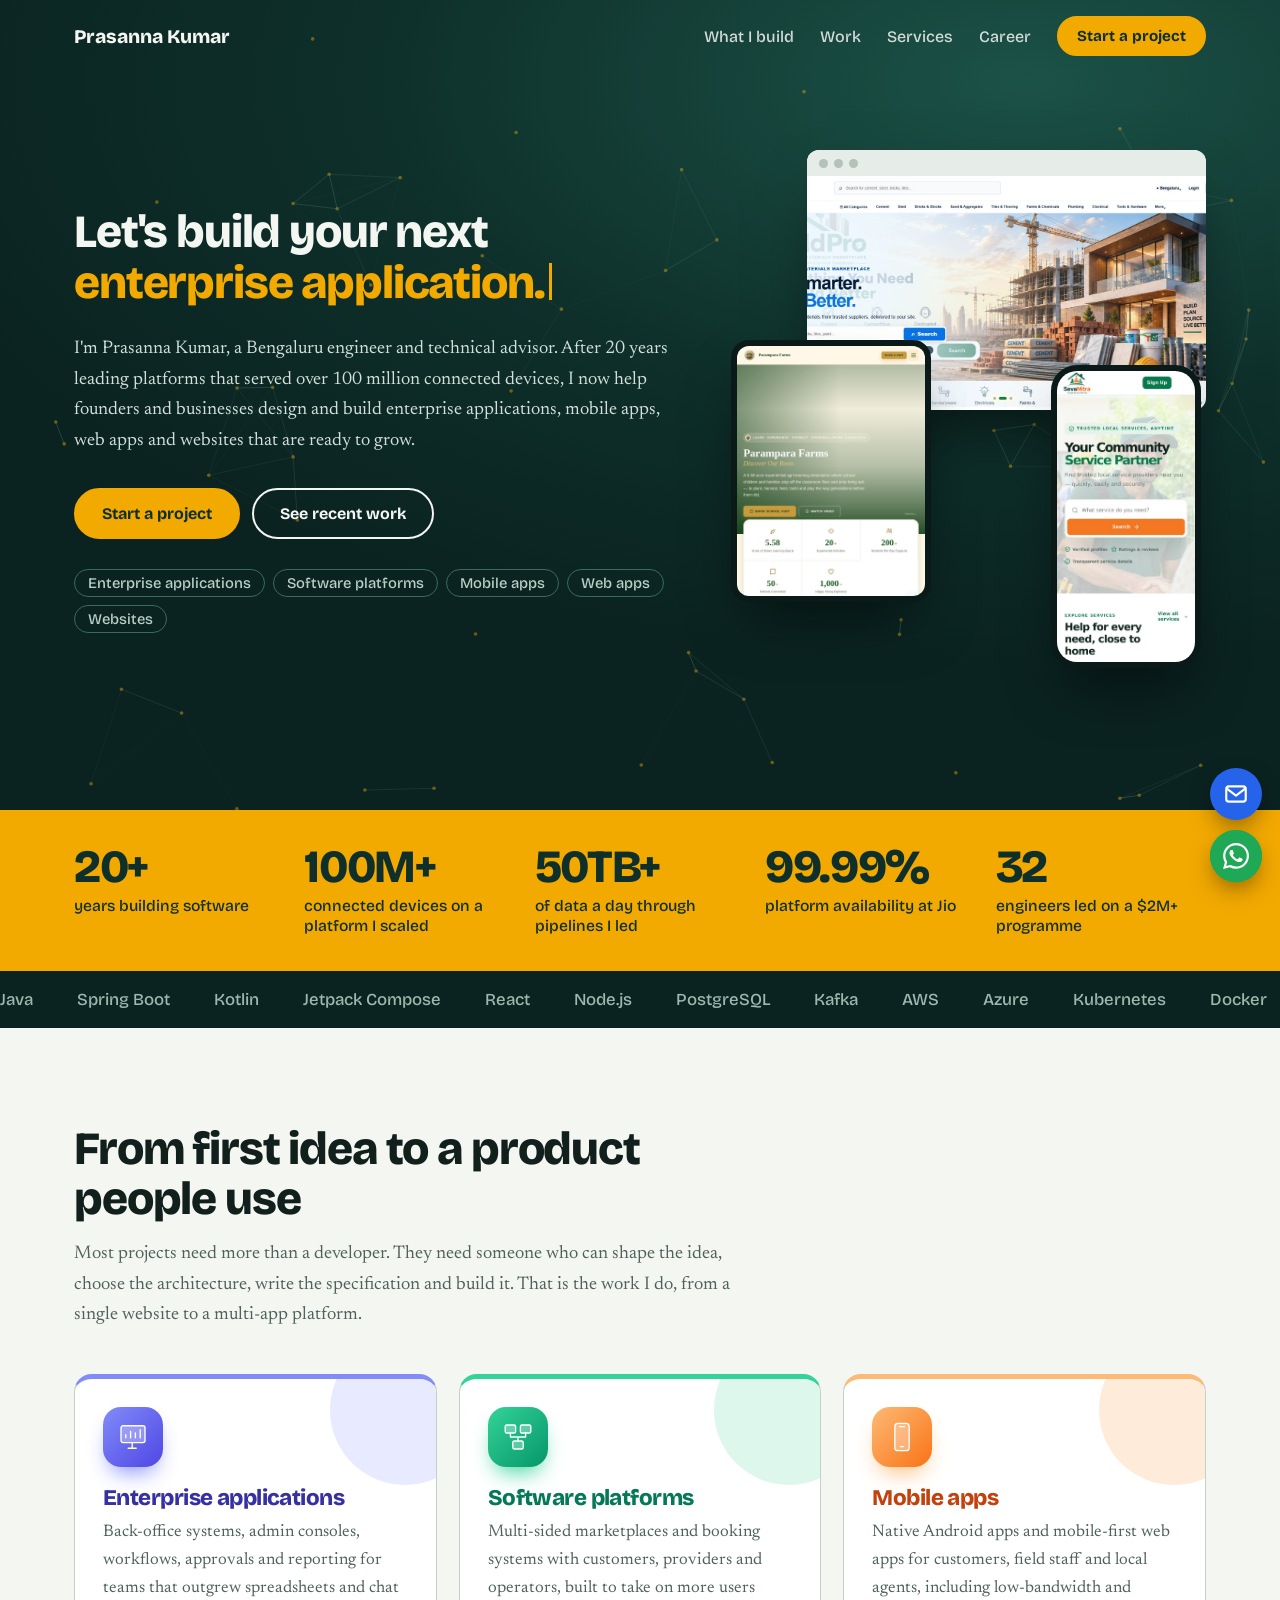
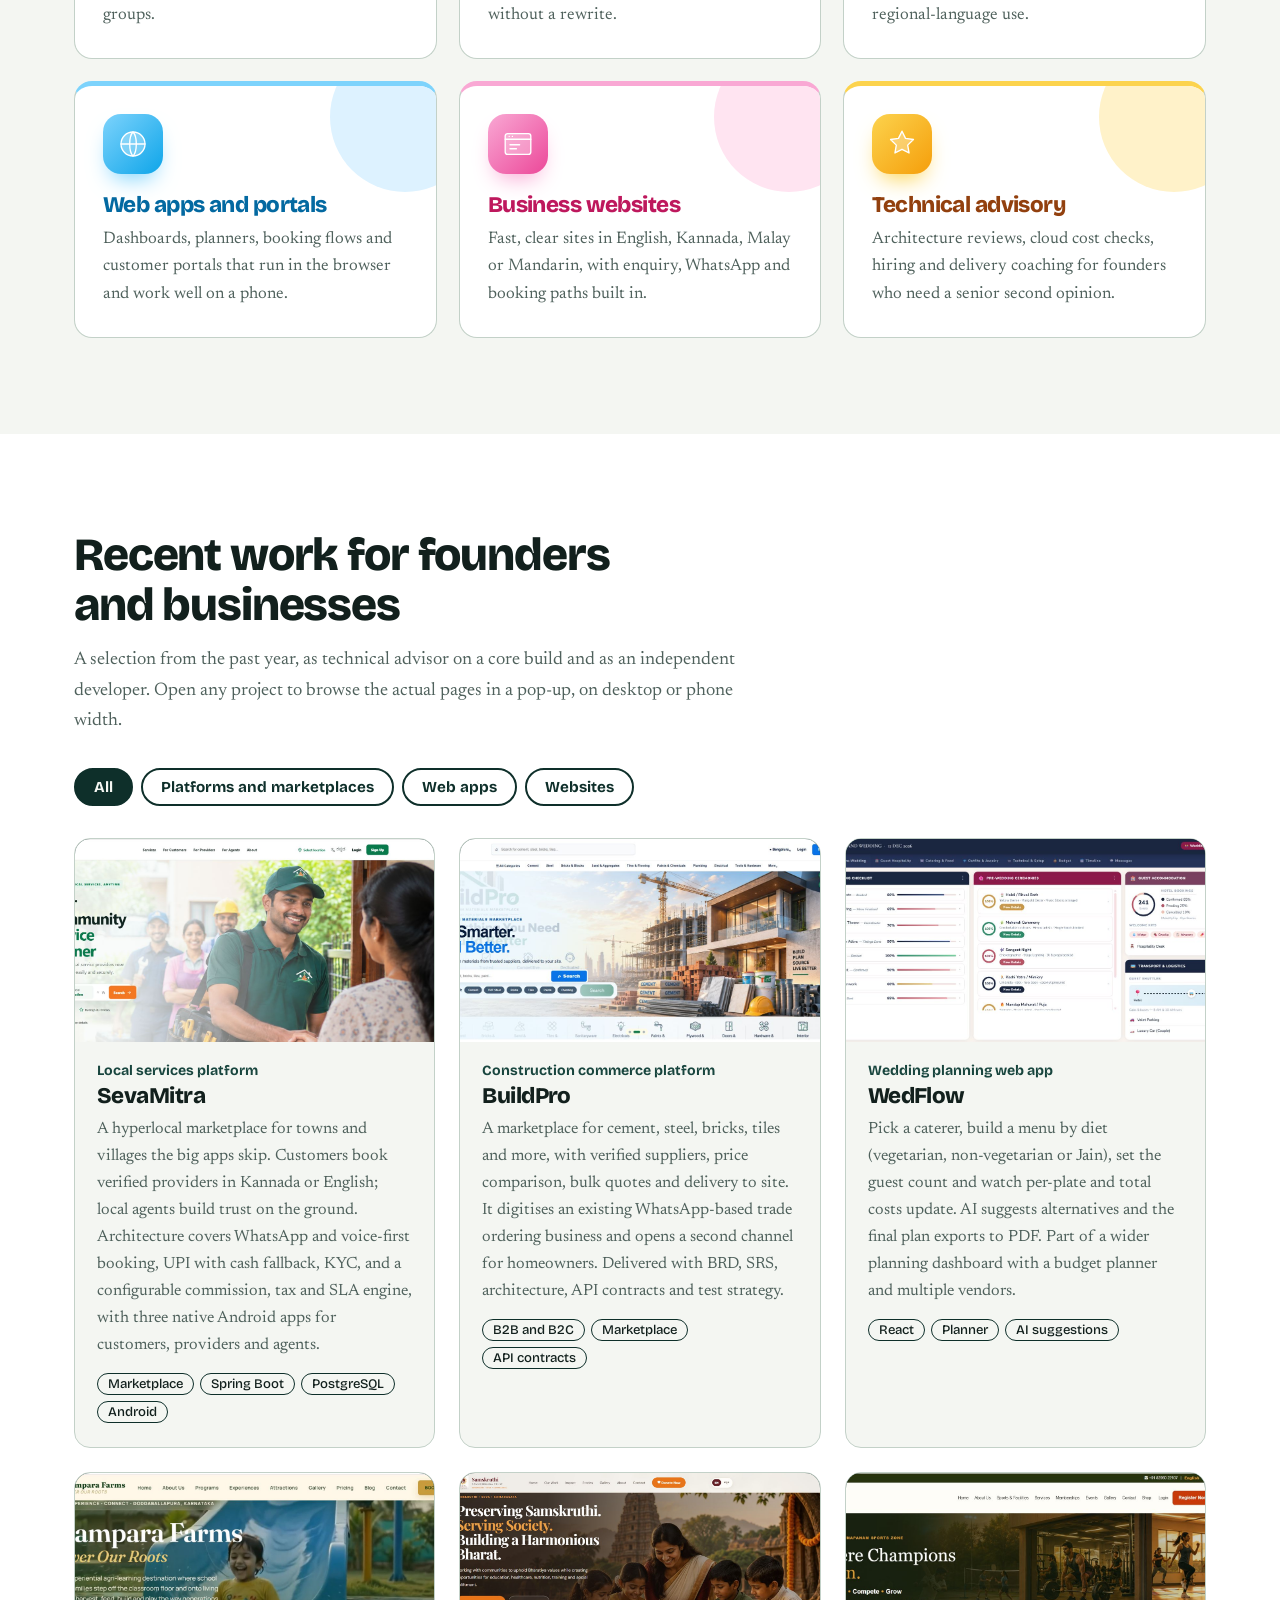
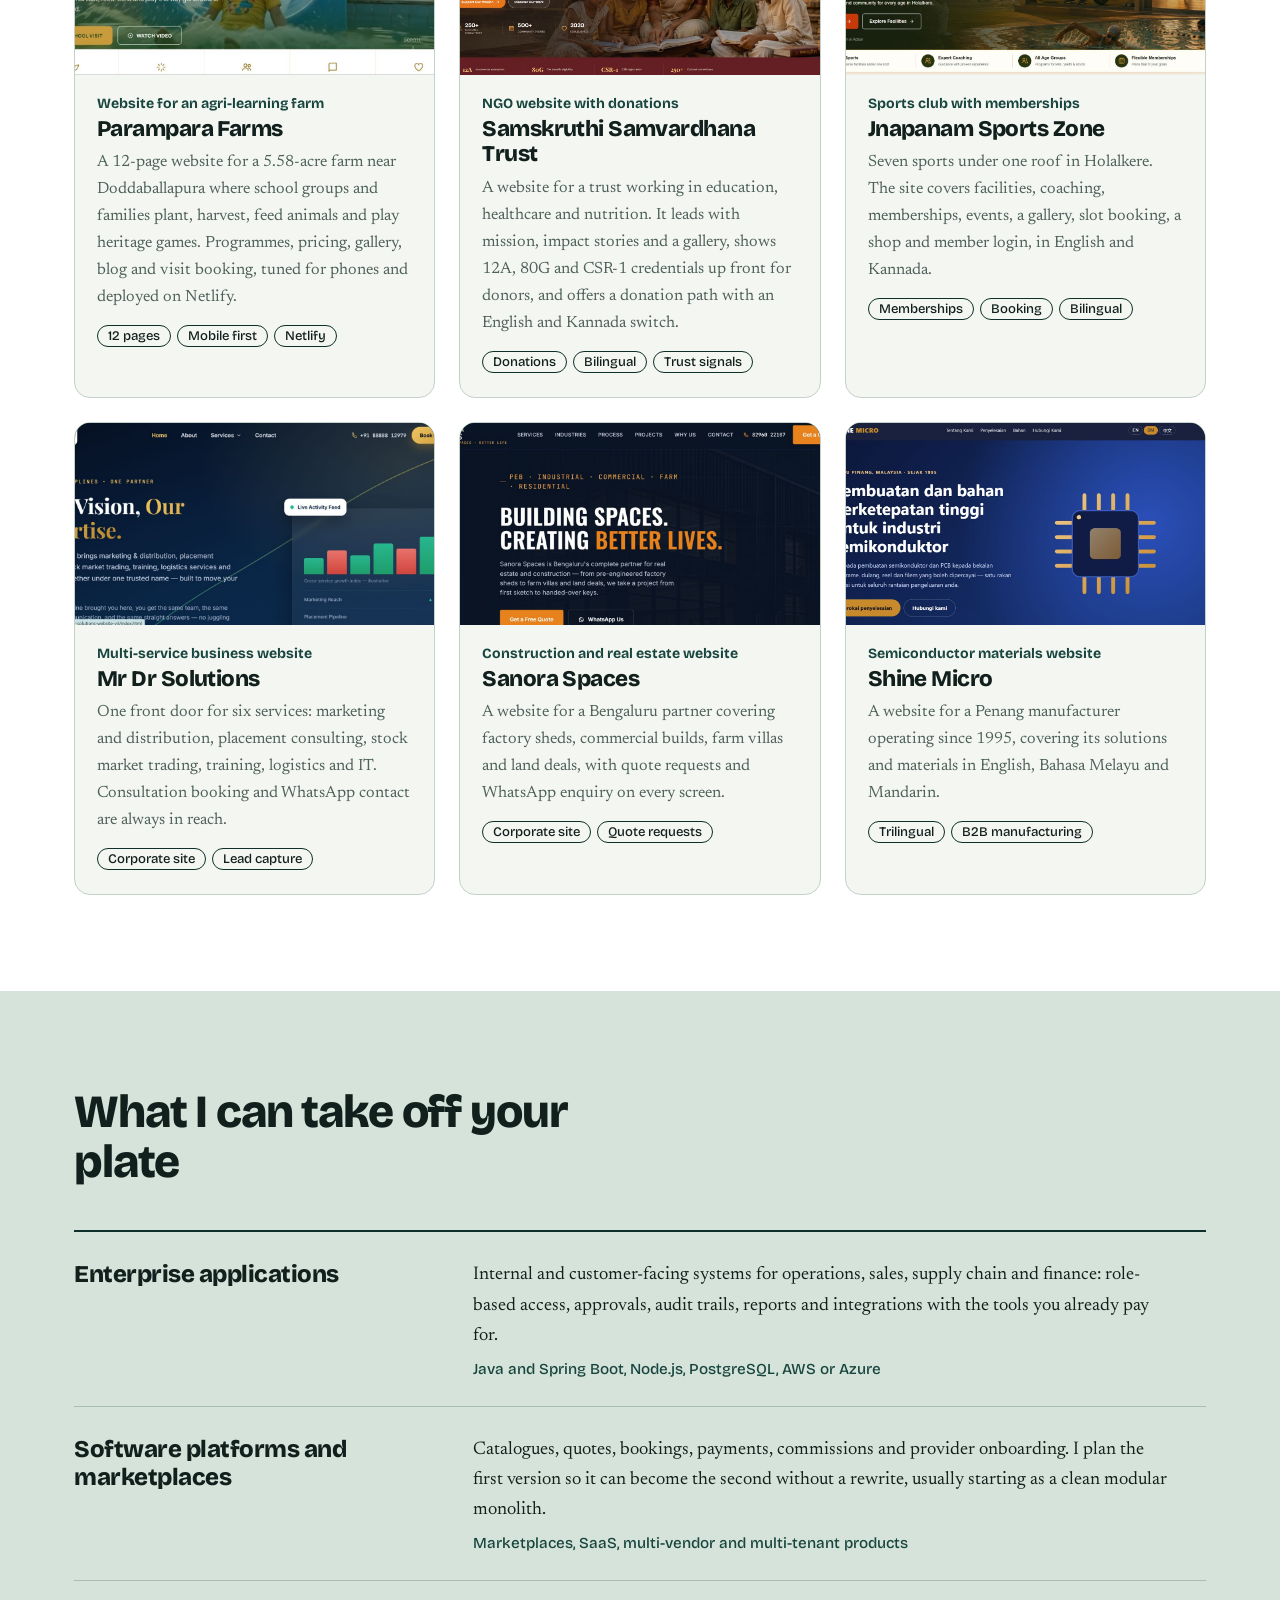
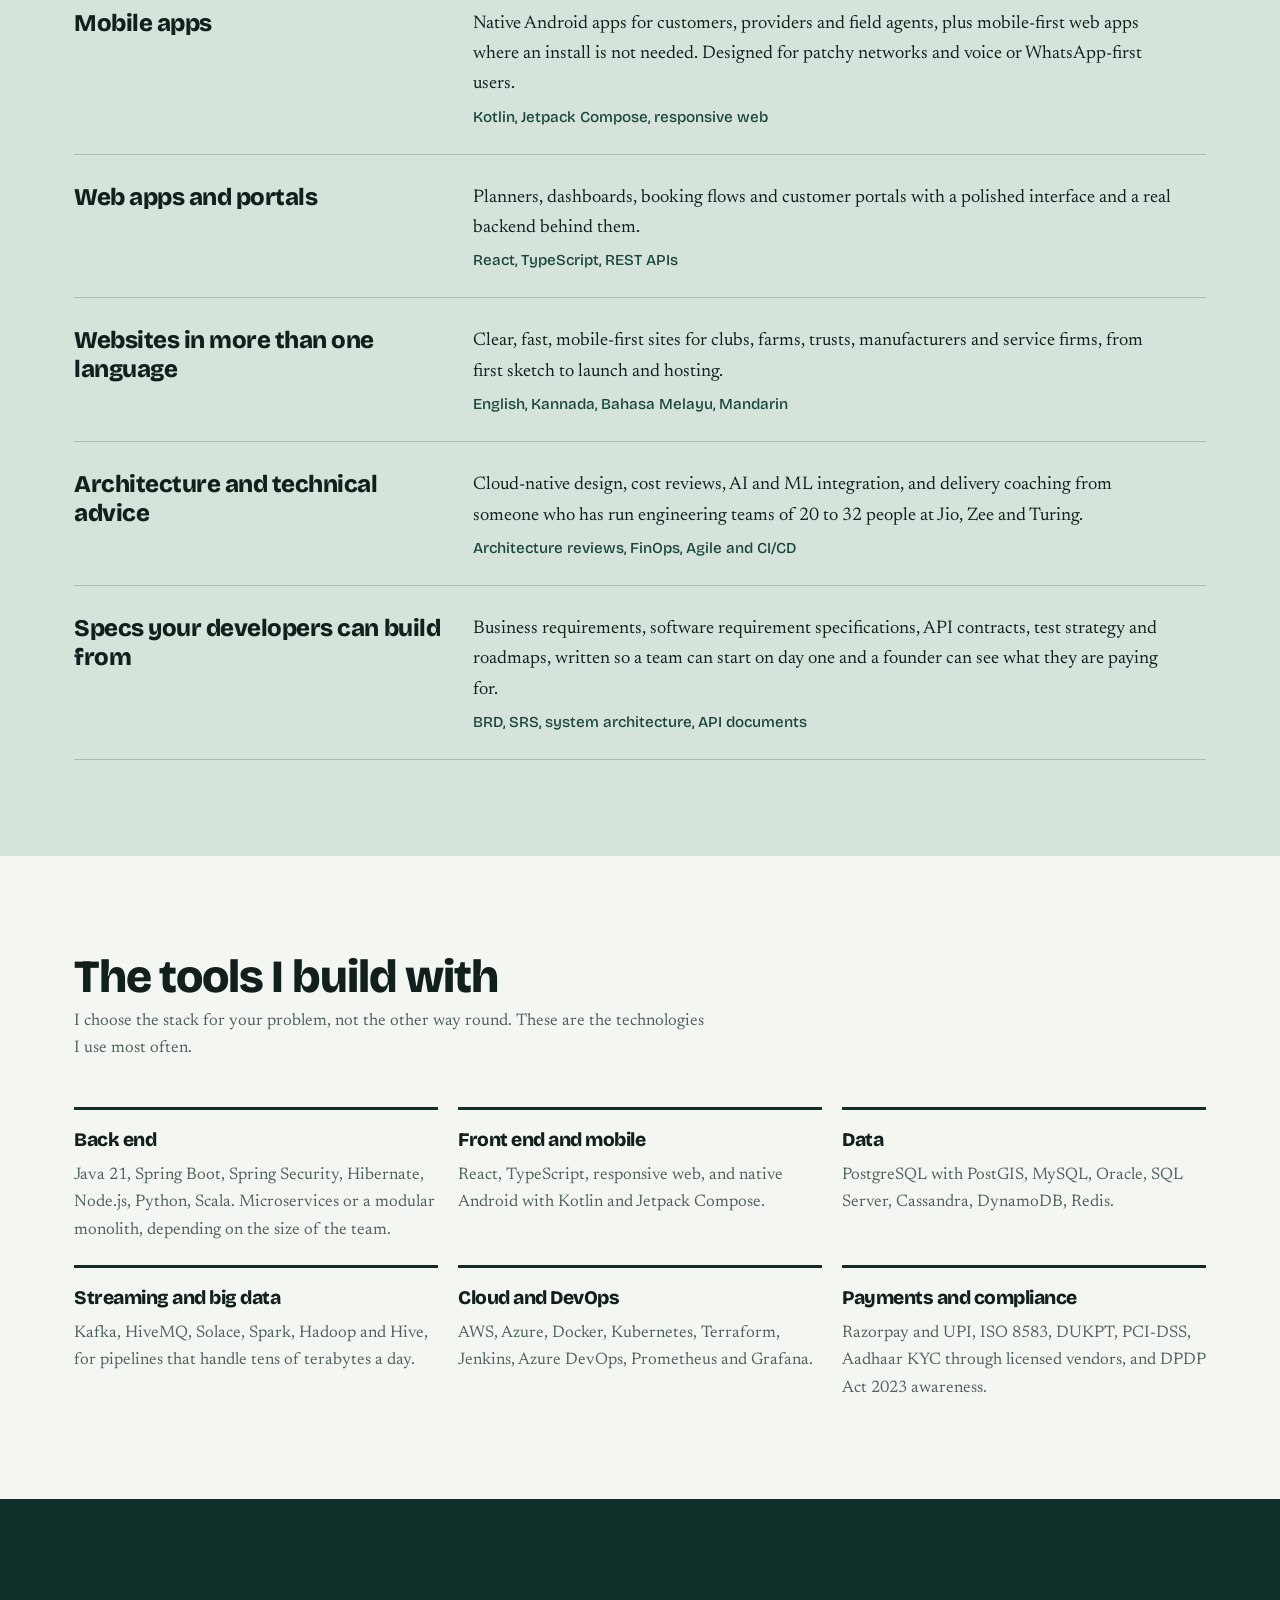
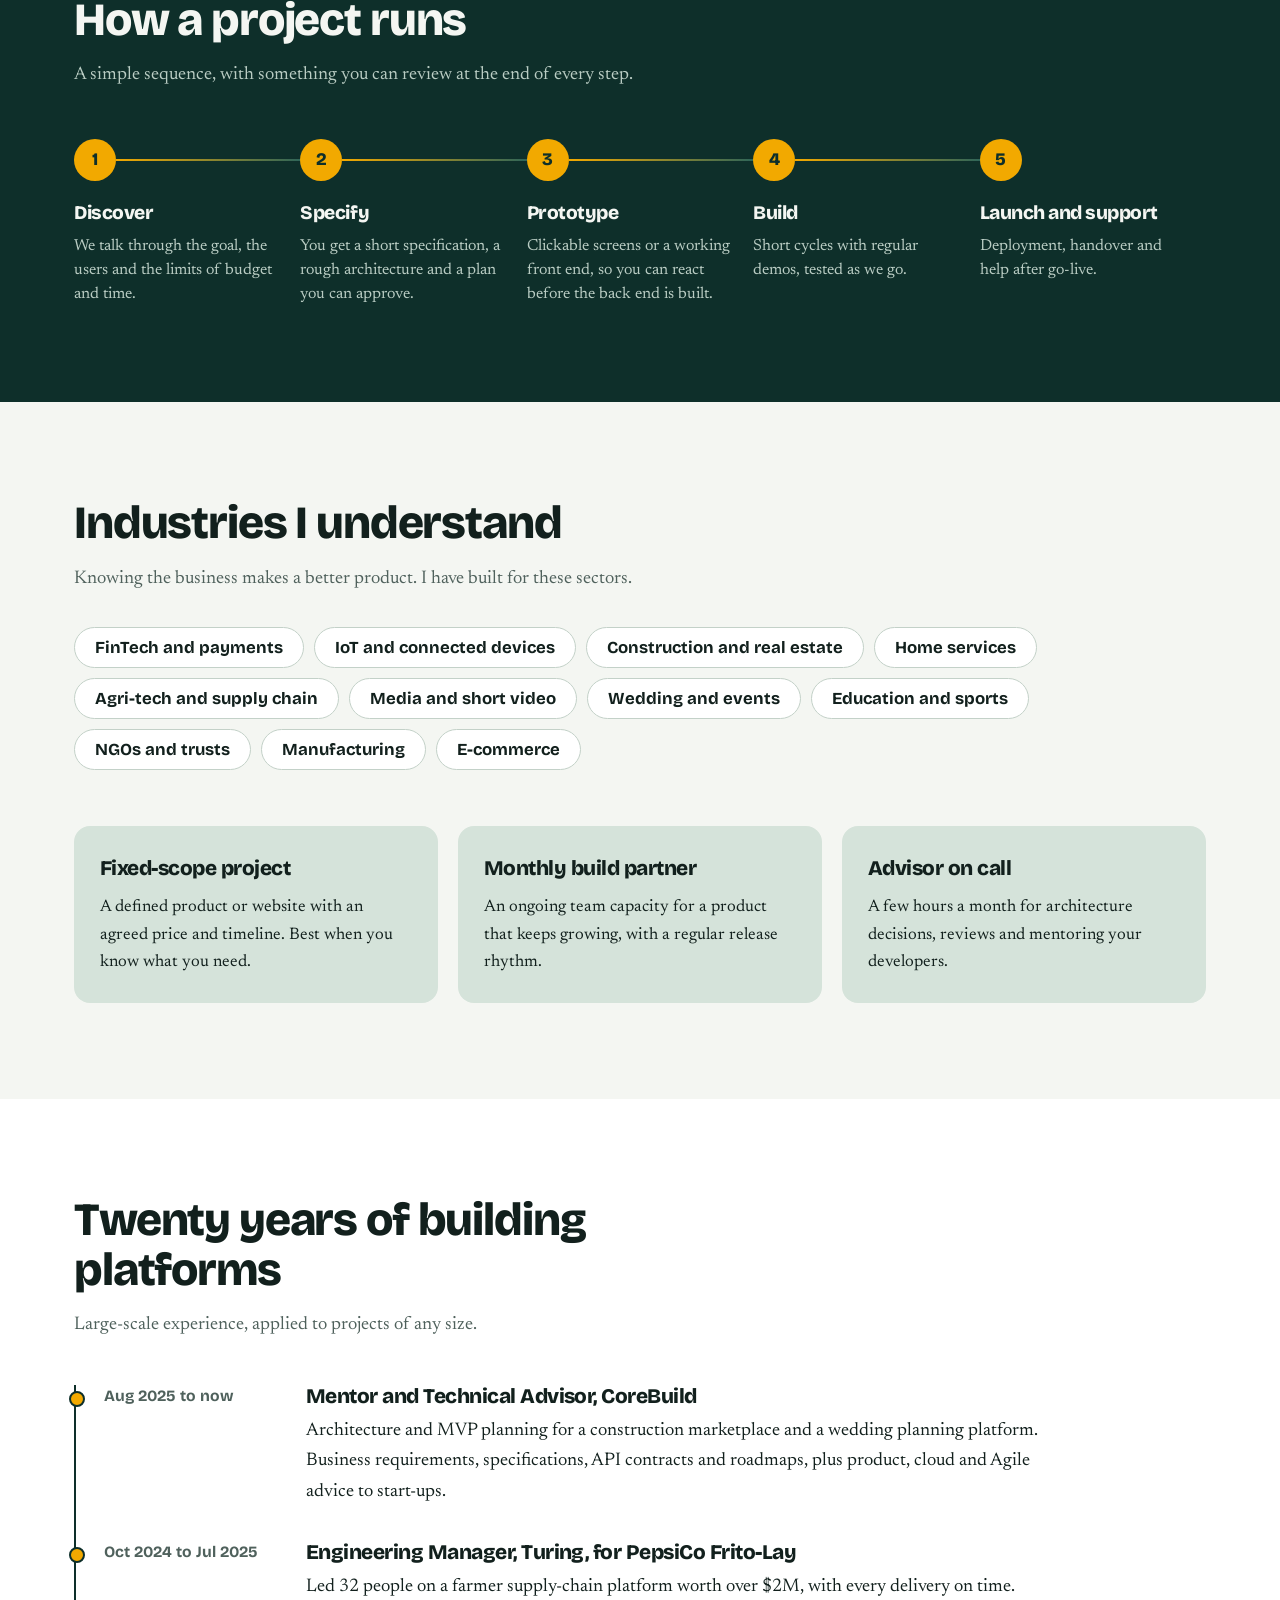
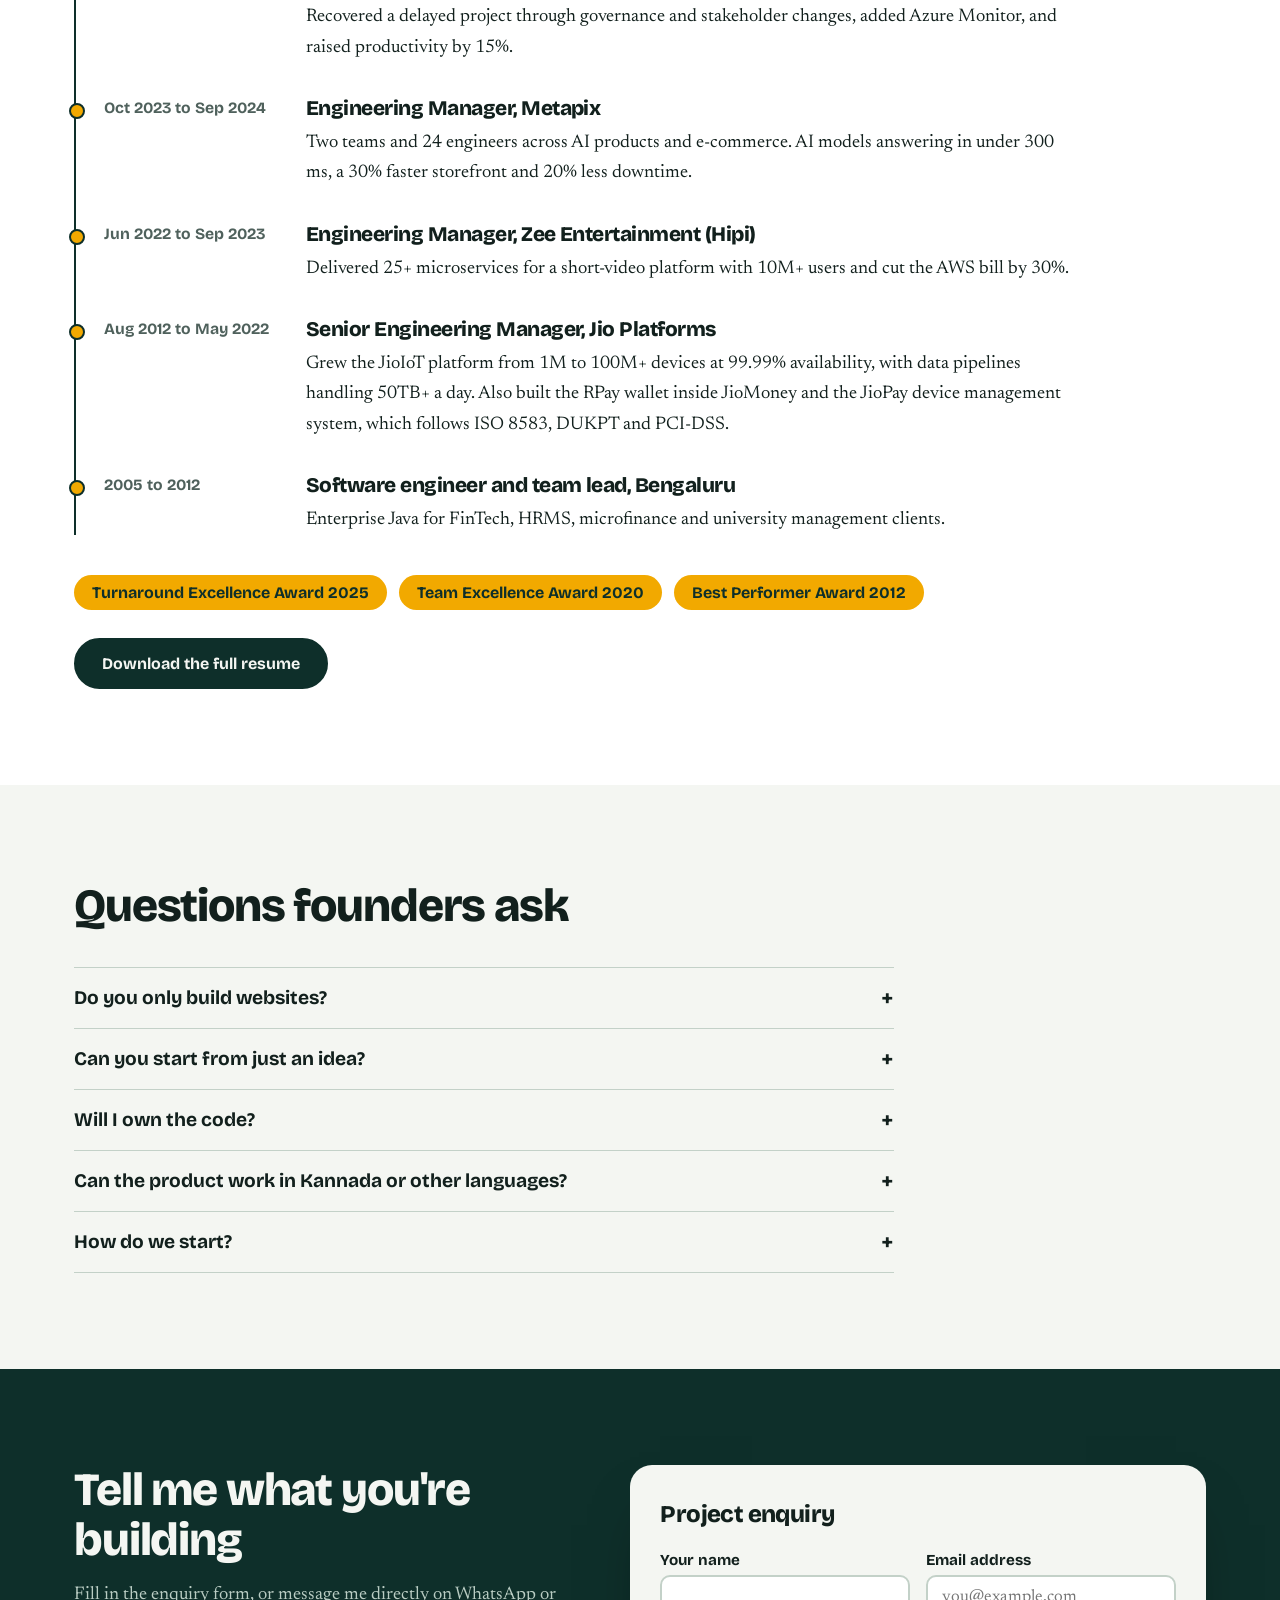
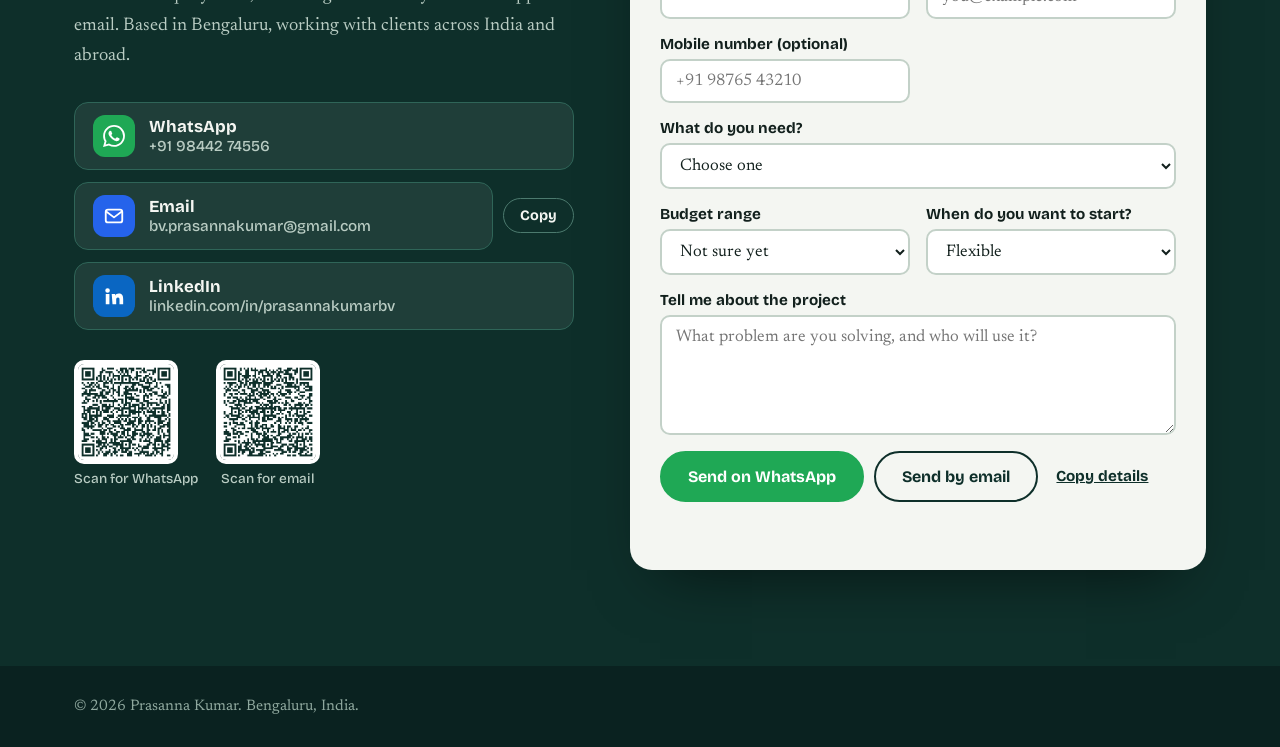
<file: index.html>
<!DOCTYPE html>
<html lang="en">
<head>
<meta charset="utf-8">
<meta name="viewport" content="width=device-width, initial-scale=1">
<title>Prasanna Kumar | Enterprise apps, mobile apps and software platforms</title>
<meta name="description" content="Bengaluru engineer and technical advisor. I design and build enterprise applications, software platforms, mobile apps, web apps and websites. 20 years of experience, including platforms serving 100M+ devices.">
<link rel="preconnect" href="https://fonts.googleapis.com">
<link rel="preconnect" href="https://fonts.gstatic.com" crossorigin>
<link href="https://fonts.googleapis.com/css2?family=Bricolage+Grotesque:opsz,wght@12..96,500;12..96,700;12..96,800&family=Newsreader:ital,opsz,wght@0,6..72,400;0,6..72,500;1,6..72,400&display=swap" rel="stylesheet">
<style>
:root{--pine:#0E2F2A;--pine2:#18453E;--pine3:#0A2220;--chalk:#F4F6F2;--ink:#12201D;--sage:#D5E3DA;--gold:#F2A900;--muted:#4F615C;--line:#C3D1C8;
--d:'Bricolage Grotesque','Trebuchet MS',system-ui,sans-serif;--t:'Newsreader',Georgia,'Times New Roman',serif}
*{box-sizing:border-box;margin:0}
[hidden]{display:none!important}
html{scroll-behavior:smooth;scroll-padding-top:72px}
body{background:var(--chalk);color:var(--ink);font:400 1.15rem/1.65 var(--t);overflow-x:hidden}
a{color:inherit}
:focus-visible{outline:3px solid #B87F00;outline-offset:3px}
.wrap{max-width:1180px;margin:0 auto;padding:0 24px}
h1,h2,h3,.d{font-family:var(--d);letter-spacing:-.025em}
h2{font-size:clamp(1.9rem,3.6vw,2.9rem);line-height:1.08;font-weight:800;max-width:20ch}
.btn{display:inline-block;font:700 1rem var(--d);padding:14px 26px;border-radius:999px;text-decoration:none;border:2px solid var(--gold);background:var(--gold);color:var(--pine);cursor:pointer;transition:transform .2s,box-shadow .2s}
.btn:hover{transform:translateY(-2px);box-shadow:0 10px 24px -8px rgba(242,169,0,.6)}
.btn.o{background:transparent;color:inherit;border-color:currentColor}
.btn.o:hover{box-shadow:none;background:rgba(255,255,255,.08)}
.lead{margin-top:16px;color:var(--muted);max-width:38em}
section{padding:96px 0}

/* top bar */
.top{position:fixed;inset:0 0 auto 0;z-index:30;background:rgba(14,47,42,.0);transition:background .3s,box-shadow .3s;color:var(--chalk)}
.top.s{background:rgba(10,34,32,.94);backdrop-filter:blur(10px);box-shadow:0 6px 24px -10px rgba(0,0,0,.5)}
nav{display:flex;align-items:center;justify-content:space-between;gap:16px;height:72px;font:500 1rem var(--d)}
nav .nm{font-weight:800;font-size:1.2rem;text-decoration:none;white-space:nowrap}
nav ul{display:flex;gap:26px;list-style:none;padding:0;align-items:center}
nav ul a{text-decoration:none;opacity:.85}nav ul a:hover{opacity:1}
nav .btn{padding:9px 18px;font-size:.95rem;opacity:1}
.mb{display:none;background:none;border:2px solid currentColor;color:inherit;border-radius:8px;width:44px;height:40px;cursor:pointer;font:700 1rem var(--d)}

/* hero */
header.hero{background:radial-gradient(1200px 600px at 80% 10%,#1B5247 0%,var(--pine) 55%,var(--pine3) 100%);color:var(--chalk);position:relative;overflow:hidden}
#net{position:absolute;inset:0;width:100%;height:100%;opacity:.55}
.hg{position:relative;display:grid;grid-template-columns:1.3fr 1fr;gap:40px;align-items:center;padding:150px 24px 120px}
h1{font-size:clamp(1.6rem,3.6vw,3.3rem);line-height:1.1;font-weight:800}
h1 .l1{display:block}
h1 .rot{display:block;color:var(--gold);min-height:1.1em}
h1 .rot:after{content:"";display:inline-block;width:.07em;height:.8em;background:var(--gold);margin-left:.1em;vertical-align:-.04em;animation:bl 1s steps(1) infinite}
@keyframes bl{50%{opacity:0}}
.hg p.sub{margin-top:26px;max-width:33em;color:#D3E0D9}
.cta{display:flex;flex-wrap:wrap;gap:12px;margin-top:32px}
.chips{display:flex;flex-wrap:wrap;gap:8px;margin-top:30px;padding:0;list-style:none}
.chips li{font:500 .92rem var(--d);border:1px solid #3B6B60;border-radius:999px;padding:4px 13px;color:#B9D0C6}
.stage{position:relative;height:540px}
.dev{position:absolute;background:#fff;box-shadow:0 30px 60px -20px rgba(0,0,0,.6);animation:fl 7s ease-in-out infinite;overflow:hidden}
.sl{position:relative;overflow:hidden;background:#0A2220}
.sl img{position:absolute;inset:0;width:100%;height:100%;object-fit:cover;object-position:top;opacity:0;transform:translateX(28px) scale(1.03);transition:opacity .8s ease,transform .9s cubic-bezier(.2,.7,.2,1)}
.sl img.on{opacity:1;transform:none}
.sl img.out{opacity:0;transform:translateX(-28px)}
.dev .bar{height:26px;background:#E6ECE8;display:flex;align-items:center;gap:6px;padding:0 12px}
.dev .bar i{width:9px;height:9px;border-radius:50%;background:#B4C2BA}
.dev.br{border-radius:12px;width:84%;left:16%;top:0}
.dev.br .sl{aspect-ratio:16/9.4}
.dev.tb{border-radius:18px;border:6px solid #0A1A18;width:42%;left:0;top:190px;animation-delay:-3s;background:#0A1A18}
.dev.tb .sl{aspect-ratio:3/4}
.dev.ph{border-radius:26px;border:6px solid #0A1A18;width:150px;right:1%;top:215px;animation-delay:-5s;background:#0A1A18}
.dev.ph .sl{aspect-ratio:9/19}
@keyframes fl{50%{transform:translateY(-12px)}}
.entry{opacity:0;animation:up .9s cubic-bezier(.2,.7,.2,1) forwards}
@keyframes up{from{opacity:0;transform:translateY(30px)}to{opacity:1;transform:none}}

/* stats */
.stats{background:var(--gold);color:var(--pine)}
.stats .g{display:grid;grid-template-columns:repeat(5,1fr);gap:20px;padding:34px 24px}
.stats b{display:block;font:800 clamp(2rem,3.6vw,3rem)/1 var(--d);letter-spacing:-.03em}
.stats span{font:500 .98rem/1.3 var(--d);display:block;margin-top:6px}

/* marquee */
.mq{background:var(--pine3);color:#9FB8AE;overflow:hidden;padding:18px 0;font:500 1.05rem var(--d)}
.mq div{display:flex;gap:44px;width:max-content;animation:mq 40s linear infinite}
.mq span{white-space:nowrap}
@keyframes mq{to{transform:translateX(-50%)}}

/* what */
.wh .g{display:grid;grid-template-columns:repeat(3,1fr);gap:22px;margin-top:44px}
.cap{position:relative;overflow:hidden;background:#fff;border:1px solid var(--line);border-top:5px solid var(--c1);border-radius:18px;padding:28px;transition:transform .25s,box-shadow .25s}
.cap:before{content:"";position:absolute;right:-44px;top:-44px;width:150px;height:150px;border-radius:50%;background:var(--t);transition:transform .5s}
.cap:hover:before{transform:scale(1.7)}
.cap:hover{transform:translateY(-7px);box-shadow:0 26px 44px -26px var(--c)}
.cap .ic{position:relative;width:60px;height:60px;border-radius:18px;background:linear-gradient(135deg,var(--c1),var(--c2));display:grid;place-items:center;box-shadow:0 12px 22px -8px var(--c1);transition:transform .3s}
.cap:hover .ic{transform:rotate(-7deg) scale(1.1)}
.cap .ic svg{width:32px;height:32px;stroke:#fff;fill:none;stroke-width:1.7;stroke-linecap:round;stroke-linejoin:round}
.cap .ic .f{fill:rgba(255,255,255,.3)}
.cap h3{position:relative;font-size:1.4rem;font-weight:800;margin-top:18px;line-height:1.15;color:var(--c)}
.cap p{position:relative;margin-top:8px;font-size:1.05rem;color:var(--muted)}

/* work */
.work{background:#fff}
.fl{display:flex;flex-wrap:wrap;gap:8px;margin-top:32px}
.fl button{font:700 .95rem var(--d);padding:8px 18px;border-radius:999px;border:2px solid var(--pine);background:transparent;color:var(--pine);cursor:pointer}
.fl button[aria-pressed=true]{background:var(--pine);color:var(--chalk)}
.pg{display:grid;grid-template-columns:repeat(3,1fr);gap:24px;margin-top:32px}
.card{background:var(--chalk);border:1px solid var(--line);border-radius:16px;overflow:hidden;display:flex;flex-direction:column;text-align:left;cursor:pointer;padding:0;font:inherit;color:inherit;transition:transform .25s,box-shadow .25s}
.card:hover{transform:translateY(-6px);box-shadow:0 26px 44px -24px rgba(14,47,42,.5)}
.card .im{position:relative;aspect-ratio:16/9;overflow:hidden;background:var(--pine)}
.card .im img{width:100%;height:100%;object-fit:cover;object-position:top;transition:transform .6s}
.card:hover .im img{transform:scale(1.06)}
.card .im em{position:absolute;right:10px;bottom:10px;font:700 .85rem var(--d);font-style:normal;background:var(--gold);color:var(--pine);padding:5px 12px;border-radius:999px;opacity:0;transform:translateY(8px);transition:.25s}
.card:hover .im em,.card:focus-visible .im em{opacity:1;transform:none}
.card .bd{padding:20px 22px 24px}
.card .ty{font:700 .88rem var(--d);color:var(--pine2)}
.card h3{font-size:1.4rem;font-weight:800;line-height:1.15;margin-top:4px}
.card p{font-size:1.02rem;color:var(--muted);margin-top:8px}
.tags{display:flex;flex-wrap:wrap;gap:6px;margin-top:14px;padding:0;list-style:none}
.tags li{font:500 .82rem var(--d);border:1px solid var(--pine);border-radius:999px;padding:2px 10px}
.hide{display:none}

/* services */
.svc{background:var(--sage)}
.svc dl{margin-top:44px;border-top:2px solid var(--pine)}
.svc .row{display:grid;grid-template-columns:minmax(220px,1fr) 2fr;gap:32px;padding:28px 0;border-bottom:1px solid #A9BDB1;transition:padding-left .25s,background .25s}
.svc .row:hover{padding-left:16px;background:rgba(255,255,255,.35)}
.svc dt{font:800 1.5rem/1.2 var(--d);letter-spacing:-.02em}
.svc dd{max-width:38em}
.svc dd small{display:block;margin-top:8px;font:500 .95rem var(--d);color:var(--pine2)}

/* stack */
.tech .g{display:grid;grid-template-columns:repeat(3,1fr);gap:20px;margin-top:44px}
.tech .bx{border-top:3px solid var(--pine);padding-top:14px}
.tech h3{font-size:1.2rem;font-weight:800}
.tech p{margin-top:6px;color:var(--muted);font-size:1.05rem}

/* process */
.pr{background:var(--pine);color:var(--chalk)}
.pr .lead{color:#B9CCC3}
.st{display:grid;grid-template-columns:repeat(5,1fr);gap:0;margin-top:48px;list-style:none;padding:0;counter-reset:s}
.st li{position:relative;padding:0 18px 0 0;counter-increment:s}
.st li:before{content:counter(s);display:grid;place-items:center;width:42px;height:42px;border-radius:50%;background:var(--gold);color:var(--pine);font:800 1.1rem var(--d);position:relative;z-index:1}
.st li:after{content:"";position:absolute;top:20px;left:42px;right:0;height:2px;background:linear-gradient(90deg,var(--gold),#2F6558)}
.st li:last-child:after{display:none}
.st h3{margin-top:16px;font-size:1.2rem;font-weight:800}
.st p{font-size:1rem;color:#B9CCC3;margin-top:6px;line-height:1.5}

/* industries + engage */
.ind .tg{display:flex;flex-wrap:wrap;gap:10px;margin-top:32px}
.ind .tg span{font:700 1.05rem var(--d);background:#fff;border:1px solid var(--line);border-radius:999px;padding:9px 20px;transition:.2s}
.ind .tg span:hover{background:var(--pine);color:var(--chalk);border-color:var(--pine)}
.eg{display:grid;grid-template-columns:repeat(3,1fr);gap:20px;margin-top:56px}
.eg div{background:var(--sage);border-radius:16px;padding:26px}
.eg h3{font-size:1.3rem;font-weight:800}
.eg p{margin-top:8px;font-size:1.05rem}

/* career */
.car{background:#fff}
.tl{list-style:none;padding:0;margin-top:44px}
.tl li{display:grid;grid-template-columns:170px 1fr;gap:32px;padding:0 0 34px 28px;border-left:2px solid var(--pine);position:relative}
.tl li:last-child{padding-bottom:0}
.tl li:before{content:"";position:absolute;left:-7px;top:6px;width:12px;height:12px;border-radius:50%;background:var(--gold);border:2px solid var(--pine)}
.tl time{font:700 .98rem/1.4 var(--d);color:var(--muted)}
.tl h3{font-size:1.3rem;font-weight:800;line-height:1.2}
.tl p{margin-top:6px;max-width:42em}
.aw{display:flex;flex-wrap:wrap;gap:12px;margin-top:40px}
.aw span{font:700 1rem var(--d);background:var(--gold);color:var(--pine);padding:8px 18px;border-radius:999px}
.cv{margin-top:28px}
.cv .btn{background:var(--pine);border-color:var(--pine);color:var(--chalk)}

/* faq */
.faq details{border-bottom:1px solid var(--line);padding:18px 0;max-width:820px}
.faq details:first-of-type{margin-top:36px;border-top:1px solid var(--line)}
.faq summary{font:700 1.2rem var(--d);cursor:pointer;list-style:none;display:flex;justify-content:space-between;gap:16px}
.faq summary::-webkit-details-marker{display:none}
.faq summary:after{content:"+";font-size:1.5rem;line-height:1;transition:transform .25s}
.faq details[open] summary:after{transform:rotate(45deg)}
.faq details p{margin-top:10px;color:var(--muted)}

/* contact */
.ct{background:var(--pine);color:var(--chalk)}
.ct .lead{color:#B9CCC3}
.cg{display:grid;grid-template-columns:1fr 1.15fr;gap:56px;align-items:start}
.cl{list-style:none;padding:0;margin-top:30px;display:grid;gap:12px}
.cl li{display:flex;align-items:center;gap:10px;flex-wrap:wrap}
.ch{display:flex;align-items:center;gap:14px;text-decoration:none;background:rgba(255,255,255,.07);border:1px solid #2F6558;border-radius:14px;padding:12px 18px;flex:1;min-width:240px;transition:background .2s,transform .2s}
.ch:hover{background:rgba(255,255,255,.14);transform:translateX(4px)}
.ch .ib{width:42px;height:42px;border-radius:12px;display:grid;place-items:center;flex:none}
.ch .ib svg{width:22px;height:22px;fill:#fff}
.ch b{display:block;font:700 1.05rem var(--d)}
.ch small{display:block;font:500 .95rem var(--d);color:#B9CCC3;word-break:break-all}
.cp{font:700 .9rem var(--d);background:transparent;color:var(--chalk);border:1px solid #4C7A6E;border-radius:999px;padding:8px 16px;cursor:pointer}
.cp:hover{background:rgba(255,255,255,.1)}
.mini{display:flex;gap:18px;margin-top:30px}
.mini figure{text-align:center;font:500 .85rem var(--d);color:#B9CCC3}
.mini img{display:block;width:104px;height:104px;border-radius:10px;border:4px solid #fff;margin-bottom:6px}
.enq{background:var(--chalk);color:var(--ink);border-radius:22px;padding:30px;display:grid;grid-template-columns:1fr 1fr;gap:16px;box-shadow:0 30px 60px -30px rgba(0,0,0,.6)}
.enq h3{font-size:1.5rem;font-weight:800;grid-column:1/-1}
.enq .full{grid-column:1/-1}
.enq label{font:700 .95rem var(--d);display:grid;gap:6px}
.enq input,.enq select,.enq textarea{font:1.05rem var(--t);padding:12px 14px;border-radius:10px;border:2px solid var(--line);background:#fff;color:var(--ink);width:100%}
.enq input:focus,.enq select:focus,.enq textarea:focus{outline:none;border-color:var(--pine);box-shadow:0 0 0 4px rgba(14,47,42,.15)}
.enq textarea{min-height:120px;resize:vertical}
.enq .acts{grid-column:1/-1;display:flex;flex-wrap:wrap;gap:10px;align-items:center}
.enq .btn.g{background:#1FA855;border-color:#1FA855;color:#fff}
.enq .btn.p{background:transparent;border-color:var(--pine);color:var(--pine)}
.lnk{background:none;border:0;font:700 .95rem var(--d);text-decoration:underline;cursor:pointer;color:var(--pine);padding:8px}
#fs{grid-column:1/-1;min-height:1.4em;font:600 1rem var(--d);color:var(--pine2)}
.hp{position:absolute;left:-9999px;opacity:0}
.fab{position:fixed;right:18px;bottom:18px;z-index:25;display:flex;flex-direction:column;gap:10px;align-items:center}
.fb{width:52px;height:52px;border-radius:50%;display:grid;place-items:center;border:0;cursor:pointer;color:#fff;box-shadow:0 10px 24px -6px rgba(0,0,0,.5);transition:transform .2s,opacity .3s;text-decoration:none;position:relative}
.fb:hover{transform:translateY(-3px) scale(1.07)}
.fb svg{width:26px;height:26px}
.fb.wa{background:#1FA855}.fb.wa svg{fill:#fff}
.fb.wa:after{content:"";position:absolute;inset:0;border-radius:50%;border:2px solid #1FA855;animation:pulse 2.2s ease-out infinite}
@keyframes pulse{from{transform:scale(1);opacity:.8}to{transform:scale(1.55);opacity:0}}
.fb.em{background:#2563EB}.fb.em svg{fill:none;stroke:#fff;stroke-width:2;stroke-linecap:round;stroke-linejoin:round}
.fb.top{background:var(--pine);border:2px solid var(--gold);opacity:0;pointer-events:none;transform:translateY(12px)}
.fb.top svg{fill:none;stroke:var(--gold);stroke-width:2.4;stroke-linecap:round;stroke-linejoin:round}
.fb.top.v{opacity:1;pointer-events:auto;transform:none}
.fb[data-l]:before{content:attr(data-l);position:absolute;right:62px;background:var(--pine);color:#fff;font:700 .85rem var(--d);padding:5px 12px;border-radius:999px;white-space:nowrap;opacity:0;pointer-events:none;transform:translateX(6px);transition:.2s}
.fb:hover:before,.fb:focus-visible:before{opacity:1;transform:none}
footer{background:var(--pine3);color:#8FA89E;padding:28px 0;font-size:.95rem}

/* modal */
dialog{border:0;padding:0;background:transparent;max-width:none;max-height:none;width:100%;height:100%}
dialog::backdrop{background:rgba(6,20,18,.82);backdrop-filter:blur(4px)}
.md{position:absolute;inset:3vh 3vw;background:#fff;border-radius:16px;display:flex;flex-direction:column;overflow:hidden;animation:pop .35s cubic-bezier(.2,.8,.2,1)}
@keyframes pop{from{opacity:0;transform:scale(.96) translateY(14px)}to{opacity:1;transform:none}}
.mh{display:flex;align-items:center;gap:10px;padding:10px 14px;background:var(--pine);color:var(--chalk);font:700 1rem var(--d)}
.mh .tt{flex:1;min-width:0;overflow:hidden;text-overflow:ellipsis;white-space:nowrap}
.mh button,.mh a{font:700 .9rem var(--d);color:var(--chalk);background:transparent;border:1px solid #4C7A6E;border-radius:999px;padding:6px 14px;cursor:pointer;text-decoration:none;white-space:nowrap}
.mh button[aria-pressed=true]{background:var(--gold);color:var(--pine);border-color:var(--gold)}
.mh .x{width:38px;height:34px;padding:0;font-size:1.2rem}
.mb2{flex:1;background:#DDE5E0;display:flex;justify-content:center;overflow:auto}
.mb2 iframe{border:0;background:#fff;width:100%;height:100%;transition:width .3s}
.mb2.mo iframe{width:390px;max-width:100%;margin:12px 0;border-radius:18px;box-shadow:0 10px 30px rgba(0,0,0,.25);height:calc(100% - 24px)}
.mb2 img{max-width:100%;height:auto;align-self:flex-start}
.note{padding:8px 14px;font:500 .92rem var(--d);background:#FFF4D6;color:#5A4300}

/* reveal */
.rv{opacity:0;transform:translateY(26px);transition:opacity .8s cubic-bezier(.2,.7,.2,1),transform .8s cubic-bezier(.2,.7,.2,1)}
.rv.in{opacity:1;transform:none}

@media(max-width:960px){
.hg{grid-template-columns:1fr;padding:116px 24px 72px}
.stage{height:420px;margin-top:8px}
.dev.br{width:88%;left:12%}
.dev.tb{width:40%;top:150px}
.dev.ph{width:108px;top:190px}
.cg{grid-template-columns:1fr;gap:40px}
.stats .g{grid-template-columns:repeat(2,1fr)}
.wh .g,.pg,.tech .g,.eg{grid-template-columns:1fr 1fr}
.st{grid-template-columns:1fr;gap:26px}
.st li{padding:0 0 0 58px}.st li:before{position:absolute;left:0;top:0}.st li:after{display:none}
.st h3{margin-top:0}
.svc .row,.tl li{grid-template-columns:1fr;gap:6px}
section{padding:72px 0}
}
@media(max-width:700px){
.mb{display:block}
nav ul{display:none;position:absolute;top:72px;left:0;right:0;background:var(--pine3);flex-direction:column;align-items:stretch;gap:0;padding:8px 24px 20px}
nav ul.o{display:flex}
nav ul li a{display:block;padding:12px 0;font-size:1.1rem}
nav ul .btn{text-align:center;margin-top:8px}
.wh .g,.pg,.tech .g,.eg,.enq{grid-template-columns:1fr}
.fb{width:46px;height:46px}.fab{right:12px;bottom:12px}
.fb[data-l]:before{display:none}
.stage{height:390px}.dev.tb{width:38%}.dev.ph{width:98px}
.md{inset:0;border-radius:0}
.mh .lab{display:none}
}
@media(max-width:380px){h1{font-size:1.5rem}}
@media(prefers-reduced-motion:reduce){html{scroll-behavior:auto}*{animation:none!important;transition:none!important}.rv,.entry{opacity:1;transform:none}}
</style>
</head>
<body>
<div class="top" id="top">
<div class="wrap">
<nav aria-label="Main">
<a class="nm" href="#home">Prasanna Kumar</a>
<button class="mb" id="mb" aria-label="Menu" aria-expanded="false">Menu</button>
<ul id="mn">
<li><a href="#what">What I build</a></li><li><a href="#work">Work</a></li><li><a href="#services">Services</a></li><li><a href="#career">Career</a></li><li><a class="btn" href="#contact">Start a project</a></li>
</ul>
</nav>
</div>
</div>

<header class="hero" id="home">
<canvas id="net" aria-hidden="true"></canvas>
<div class="wrap hg">
<div>
<h1 class="entry" aria-label="Let's build your next enterprise application, software platform, mobile app, web app or website"><span class="l1">Let's build your next</span><span class="rot" id="rot" aria-hidden="true"></span></h1>
<p class="sub entry" style="animation-delay:.2s">I'm Prasanna Kumar, a Bengaluru engineer and technical advisor. After 20 years leading platforms that served over 100 million connected devices, I now help founders and businesses design and build enterprise applications, mobile apps, web apps and websites that are ready to grow.</p>
<div class="cta entry" style="animation-delay:.35s"><a class="btn" href="#contact">Start a project</a><a class="btn o" href="#work">See recent work</a></div>
<ul class="chips entry" style="animation-delay:.5s"><li>Enterprise applications</li><li>Software platforms</li><li>Mobile apps</li><li>Web apps</li><li>Websites</li></ul>
</div>
<div class="stage entry" style="animation-delay:.3s" aria-hidden="true">
<div class="dev br"><div class="bar"><i></i><i></i><i></i></div><div class="sl" data-s="desk" data-o="0"></div></div>
<div class="dev tb"><div class="sl" data-s="tab" data-o="1"></div></div>
<div class="dev ph"><div class="sl" data-s="ph" data-o="2"></div></div>
</div>
</div>
</header>

<div class="stats"><div class="wrap g">
<div><b data-n="20" data-s="+">0</b><span>years building software</span></div>
<div><b data-n="100" data-s="M+">0</b><span>connected devices on a platform I scaled</span></div>
<div><b data-n="50" data-s="TB+">0</b><span>of data a day through pipelines I led</span></div>
<div><b data-n="99.99" data-s="%" data-d="2">0</b><span>platform availability at Jio</span></div>
<div><b data-n="32" data-s="">0</b><span>engineers led on a $2M+ programme</span></div>
</div></div>
<div class="mq" aria-hidden="true"><div id="mq"></div></div>

<main>
<section class="wh" id="what"><div class="wrap">
<h2 class="rv">From first idea to a product people use</h2>
<p class="lead rv">Most projects need more than a developer. They need someone who can shape the idea, choose the architecture, write the specification and build it. That is the work I do, from a single website to a multi-app platform.</p>
<div class="g">
<div class="cap rv" style="--c:#3730A3;--c1:#818CF8;--c2:#4F46E5;--t:#E8EAFF"><div class="ic"><svg viewBox="0 0 40 40" aria-hidden="true"><rect class="f" x="5" y="6" width="30" height="21" rx="2.5"/><path d="M15 34h10M20 27v7M12 21v-4M18 21v-8M24 21v-6M30 21v-10" transform="translate(-1 0)"/></svg></div><h3>Enterprise applications</h3><p>Back-office systems, admin consoles, workflows, approvals and reporting for teams that outgrew spreadsheets and chat groups.</p></div>
<div class="cap rv" style="--c:#047857;--c1:#34D399;--c2:#059669;--t:#DDF7EC"><div class="ic"><svg viewBox="0 0 40 40" aria-hidden="true"><rect class="f" x="4" y="5" width="13" height="10" rx="2"/><rect class="f" x="23" y="5" width="13" height="10" rx="2"/><rect class="f" x="13.5" y="25" width="13" height="10" rx="2"/><path d="M10.5 15v5h19v-5M20 20v5"/></svg></div><h3>Software platforms</h3><p>Multi-sided marketplaces and booking systems with customers, providers and operators, built to take on more users without a rewrite.</p></div>
<div class="cap rv" style="--c:#C2410C;--c1:#FDBA74;--c2:#F97316;--t:#FFEBD9"><div class="ic"><svg viewBox="0 0 40 40" aria-hidden="true"><rect class="f" x="11" y="3" width="18" height="34" rx="4"/><path d="M17 7h6M18 32h4"/></svg></div><h3>Mobile apps</h3><p>Native Android apps and mobile-first web apps for customers, field staff and local agents, including low-bandwidth and regional-language use.</p></div>
<div class="cap rv" style="--c:#0369A1;--c1:#7DD3FC;--c2:#0EA5E9;--t:#DDF2FF"><div class="ic"><svg viewBox="0 0 40 40" aria-hidden="true"><circle class="f" cx="20" cy="20" r="15"/><path d="M5 20h30M20 5c-5.5 5.5-5.5 24.5 0 30M20 5c5.5 5.5 5.5 24.5 0 30"/></svg></div><h3>Web apps and portals</h3><p>Dashboards, planners, booking flows and customer portals that run in the browser and work well on a phone.</p></div>
<div class="cap rv" style="--c:#BE185D;--c1:#F9A8D4;--c2:#EC4899;--t:#FFE4F1"><div class="ic"><svg viewBox="0 0 40 40" aria-hidden="true"><rect class="f" x="4" y="7" width="32" height="26" rx="3"/><path d="M4 14h32M9 10.5h.01M13 10.5h.01M10 21h12M10 26h8"/></svg></div><h3>Business websites</h3><p>Fast, clear sites in English, Kannada, Malay or Mandarin, with enquiry, WhatsApp and booking paths built in.</p></div>
<div class="cap rv" style="--c:#92400E;--c1:#FCD34D;--c2:#F59E0B;--t:#FFF2C9"><div class="ic"><svg viewBox="0 0 40 40" aria-hidden="true"><path class="f" d="M20 4l4.4 9 9.9 1.4-7.2 7 1.7 9.8L20 26.6l-8.8 4.6 1.7-9.8-7.2-7 9.9-1.4z"/></svg></div><h3>Technical advisory</h3><p>Architecture reviews, cloud cost checks, hiring and delivery coaching for founders who need a senior second opinion.</p></div>
</div>
</div></section>

<section class="work" id="work"><div class="wrap">
<h2 class="rv">Recent work for founders and businesses</h2>
<p class="lead rv">A selection from the past year, as technical advisor on a core build and as an independent developer. Open any project to browse the actual pages in a pop-up, on desktop or phone width.</p>
<div class="fl rv" id="fl" role="group" aria-label="Filter projects">
<button type="button" aria-pressed="true" data-f="all">All</button>
<button type="button" aria-pressed="false" data-f="platform">Platforms and marketplaces</button>
<button type="button" aria-pressed="false" data-f="app">Web apps</button>
<button type="button" aria-pressed="false" data-f="site">Websites</button>
</div>
<div class="pg" id="pg"></div>
</div></section>

<section class="svc" id="services"><div class="wrap">
<h2 class="rv">What I can take off your plate</h2>
<dl>
<div class="row rv"><dt>Enterprise applications</dt><dd>Internal and customer-facing systems for operations, sales, supply chain and finance: role-based access, approvals, audit trails, reports and integrations with the tools you already pay for.<small>Java and Spring Boot, Node.js, PostgreSQL, AWS or Azure</small></dd></div>
<div class="row rv"><dt>Software platforms and marketplaces</dt><dd>Catalogues, quotes, bookings, payments, commissions and provider onboarding. I plan the first version so it can become the second without a rewrite, usually starting as a clean modular monolith.<small>Marketplaces, SaaS, multi-vendor and multi-tenant products</small></dd></div>
<div class="row rv"><dt>Mobile apps</dt><dd>Native Android apps for customers, providers and field agents, plus mobile-first web apps where an install is not needed. Designed for patchy networks and voice or WhatsApp-first users.<small>Kotlin, Jetpack Compose, responsive web</small></dd></div>
<div class="row rv"><dt>Web apps and portals</dt><dd>Planners, dashboards, booking flows and customer portals with a polished interface and a real backend behind them.<small>React, TypeScript, REST APIs</small></dd></div>
<div class="row rv"><dt>Websites in more than one language</dt><dd>Clear, fast, mobile-first sites for clubs, farms, trusts, manufacturers and service firms, from first sketch to launch and hosting.<small>English, Kannada, Bahasa Melayu, Mandarin</small></dd></div>
<div class="row rv"><dt>Architecture and technical advice</dt><dd>Cloud-native design, cost reviews, AI and ML integration, and delivery coaching from someone who has run engineering teams of 20 to 32 people at Jio, Zee and Turing.<small>Architecture reviews, FinOps, Agile and CI/CD</small></dd></div>
<div class="row rv"><dt>Specs your developers can build from</dt><dd>Business requirements, software requirement specifications, API contracts, test strategy and roadmaps, written so a team can start on day one and a founder can see what they are paying for.<small>BRD, SRS, system architecture, API documents</small></dd></div>
</dl>
</div></section>

<section class="tech" id="stack"><div class="wrap">
<h2 class="rv">The tools I build with</h2>
<p class="lead rv">I choose the stack for your problem, not the other way round. These are the technologies I use most often.</p>
<div class="g">
<div class="bx rv"><h3>Back end</h3><p>Java 21, Spring Boot, Spring Security, Hibernate, Node.js, Python, Scala. Microservices or a modular monolith, depending on the size of the team.</p></div>
<div class="bx rv"><h3>Front end and mobile</h3><p>React, TypeScript, responsive web, and native Android with Kotlin and Jetpack Compose.</p></div>
<div class="bx rv"><h3>Data</h3><p>PostgreSQL with PostGIS, MySQL, Oracle, SQL Server, Cassandra, DynamoDB, Redis.</p></div>
<div class="bx rv"><h3>Streaming and big data</h3><p>Kafka, HiveMQ, Solace, Spark, Hadoop and Hive, for pipelines that handle tens of terabytes a day.</p></div>
<div class="bx rv"><h3>Cloud and DevOps</h3><p>AWS, Azure, Docker, Kubernetes, Terraform, Jenkins, Azure DevOps, Prometheus and Grafana.</p></div>
<div class="bx rv"><h3>Payments and compliance</h3><p>Razorpay and UPI, ISO 8583, DUKPT, PCI-DSS, Aadhaar KYC through licensed vendors, and DPDP Act 2023 awareness.</p></div>
</div>
</div></section>

<section class="pr" id="process"><div class="wrap">
<h2 class="rv">How a project runs</h2>
<p class="lead rv">A simple sequence, with something you can review at the end of every step.</p>
<ol class="st">
<li class="rv"><h3>Discover</h3><p>We talk through the goal, the users and the limits of budget and time.</p></li>
<li class="rv"><h3>Specify</h3><p>You get a short specification, a rough architecture and a plan you can approve.</p></li>
<li class="rv"><h3>Prototype</h3><p>Clickable screens or a working front end, so you can react before the back end is built.</p></li>
<li class="rv"><h3>Build</h3><p>Short cycles with regular demos, tested as we go.</p></li>
<li class="rv"><h3>Launch and support</h3><p>Deployment, handover and help after go-live.</p></li>
</ol>
</div></section>

<section class="ind" id="industries"><div class="wrap">
<h2 class="rv">Industries I understand</h2>
<p class="lead rv">Knowing the business makes a better product. I have built for these sectors.</p>
<div class="tg rv"><span>FinTech and payments</span><span>IoT and connected devices</span><span>Construction and real estate</span><span>Home services</span><span>Agri-tech and supply chain</span><span>Media and short video</span><span>Wedding and events</span><span>Education and sports</span><span>NGOs and trusts</span><span>Manufacturing</span><span>E-commerce</span></div>
<div class="eg">
<div class="rv"><h3>Fixed-scope project</h3><p>A defined product or website with an agreed price and timeline. Best when you know what you need.</p></div>
<div class="rv"><h3>Monthly build partner</h3><p>An ongoing team capacity for a product that keeps growing, with a regular release rhythm.</p></div>
<div class="rv"><h3>Advisor on call</h3><p>A few hours a month for architecture decisions, reviews and mentoring your developers.</p></div>
</div>
</div></section>

<section class="car" id="career"><div class="wrap">
<h2 class="rv">Twenty years of building platforms</h2>
<p class="lead rv">Large-scale experience, applied to projects of any size.</p>
<ul class="tl">
<li class="rv"><time>Aug 2025 to now</time><div><h3>Mentor and Technical Advisor, CoreBuild</h3><p>Architecture and MVP planning for a construction marketplace and a wedding planning platform. Business requirements, specifications, API contracts and roadmaps, plus product, cloud and Agile advice to start-ups.</p></div></li>
<li class="rv"><time>Oct 2024 to Jul 2025</time><div><h3>Engineering Manager, Turing, for PepsiCo Frito-Lay</h3><p>Led 32 people on a farmer supply-chain platform worth over $2M, with every delivery on time. Recovered a delayed project through governance and stakeholder changes, added Azure Monitor, and raised productivity by 15%.</p></div></li>
<li class="rv"><time>Oct 2023 to Sep 2024</time><div><h3>Engineering Manager, Metapix</h3><p>Two teams and 24 engineers across AI products and e-commerce. AI models answering in under 300 ms, a 30% faster storefront and 20% less downtime.</p></div></li>
<li class="rv"><time>Jun 2022 to Sep 2023</time><div><h3>Engineering Manager, Zee Entertainment (Hipi)</h3><p>Delivered 25+ microservices for a short-video platform with 10M+ users and cut the AWS bill by 30%.</p></div></li>
<li class="rv"><time>Aug 2012 to May 2022</time><div><h3>Senior Engineering Manager, Jio Platforms</h3><p>Grew the JioIoT platform from 1M to 100M+ devices at 99.99% availability, with data pipelines handling 50TB+ a day. Also built the RPay wallet inside JioMoney and the JioPay device management system, which follows ISO 8583, DUKPT and PCI-DSS.</p></div></li>
<li class="rv"><time>2005 to 2012</time><div><h3>Software engineer and team lead, Bengaluru</h3><p>Enterprise Java for FinTech, HRMS, microfinance and university management clients.</p></div></li>
</ul>
<div class="aw rv"><span>Turnaround Excellence Award 2025</span><span>Team Excellence Award 2020</span><span>Best Performer Award 2012</span></div>
<p class="cv rv"><a class="btn" href="assets/Prasanna_Kumar_Resume.pdf" download>Download the full resume</a></p>
</div></section>

<section class="faq" id="faq"><div class="wrap">
<h2 class="rv">Questions founders ask</h2>
<details class="rv"><summary>Do you only build websites?</summary><p>No. Websites are one part. I also build enterprise applications, marketplaces, booking platforms, web apps and native Android apps, and I advise on architecture.</p></details>
<details class="rv"><summary>Can you start from just an idea?</summary><p>Yes. I can turn a rough idea into requirements, screens and an architecture, so you know what will be built and what it will cost before development starts.</p></details>
<details class="rv"><summary>Will I own the code?</summary><p>Yes. You own the source code and documentation when the project is delivered.</p></details>
<details class="rv"><summary>Can the product work in Kannada or other languages?</summary><p>Yes. Several of my projects run in English and Kannada, and one in English, Malay and Mandarin.</p></details>
<details class="rv"><summary>How do we start?</summary><p>Fill in the enquiry form below, or message me on WhatsApp or email, and tell me what you are building. I will reply with questions or a rough plan.</p></details>
</div></section>

<section class="ct" id="contact"><div class="wrap cg">
<div>
<h2 class="rv">Tell me what you're building</h2>
<p class="lead rv">Fill in the enquiry form, or message me directly on WhatsApp or email. Based in Bengaluru, working with clients across India and abroad.</p>
<ul class="cl rv">
<li><a class="ch" href="https://wa.me/919844274556?text=Hi%20Prasanna%2C%20I%20found%20your%20portfolio%20and%20would%20like%20to%20discuss%20a%20project." target="_blank" rel="noopener"><span class="ib" style="background:#1FA855"><svg viewBox="0 0 24 24" aria-hidden="true"><path d="M17.472 14.382c-.297-.149-1.758-.867-2.03-.967-.273-.099-.471-.148-.67.15-.197.297-.767.966-.94 1.164-.173.199-.347.223-.644.075-.297-.15-1.255-.463-2.39-1.475-.883-.788-1.48-1.761-1.653-2.059-.173-.297-.018-.458.13-.606.134-.133.298-.347.446-.52.149-.174.198-.298.298-.497.099-.198.05-.371-.025-.52-.075-.149-.669-1.612-.916-2.207-.242-.579-.487-.5-.669-.51-.173-.008-.371-.01-.57-.01-.198 0-.52.074-.792.372-.272.297-1.04 1.016-1.04 2.479 0 1.462 1.065 2.875 1.213 3.074.149.198 2.096 3.2 5.077 4.487.709.306 1.262.489 1.694.625.712.227 1.36.195 1.871.118.571-.085 1.758-.719 2.006-1.413.248-.694.248-1.289.173-1.413-.074-.124-.272-.198-.57-.347m-5.421 7.403h-.004a9.87 9.87 0 01-5.031-1.378l-.361-.214-3.741.982.998-3.648-.235-.374a9.86 9.86 0 01-1.51-5.26c.001-5.45 4.436-9.884 9.888-9.884 2.64 0 5.122 1.03 6.988 2.898a9.825 9.825 0 012.893 6.994c-.003 5.45-4.437 9.884-9.885 9.884m8.413-18.297A11.815 11.815 0 0012.05 0C5.495 0 .16 5.335.157 11.892c0 2.096.547 4.142 1.588 5.945L.057 24l6.305-1.654a11.882 11.882 0 005.683 1.448h.005c6.554 0 11.89-5.335 11.893-11.893a11.821 11.821 0 00-3.48-8.413Z"/></svg></span><span><b>WhatsApp</b><small>+91 98442 74556</small></span></a></li>
<li><a class="ch" href="mailto:bv.prasannakumar@gmail.com?subject=Project%20enquiry"><span class="ib" style="background:#2563EB"><svg viewBox="0 0 24 24" aria-hidden="true" style="fill:none;stroke:#fff;stroke-width:2;stroke-linecap:round;stroke-linejoin:round"><rect x="3" y="5" width="18" height="14" rx="2.5"/><path d="M3.5 7l8.5 6.5L20.5 7"/></svg></span><span><b>Email</b><small>bv.prasannakumar@gmail.com</small></span></a><button class="cp" id="cp" type="button">Copy</button></li>
<li><a class="ch" href="https://www.linkedin.com/in/prasannakumarbv" target="_blank" rel="noopener"><span class="ib" style="background:#0A66C2"><svg viewBox="0 0 24 24" aria-hidden="true"><path d="M4.98 3.5a2.5 2.5 0 11-.01 5 2.5 2.5 0 01.01-5zM3 9.75h4V21H3zM9.5 9.75h3.8v1.6h.05c.55-1 1.9-2 3.9-2 4.1 0 4.75 2.7 4.75 6.2V21h-4v-4.7c0-1.2 0-2.7-1.7-2.7s-1.9 1.3-1.9 2.6V21h-4z"/></svg></span><span><b>LinkedIn</b><small>linkedin.com/in/prasannakumarbv</small></span></a></li>
</ul>
<div class="mini rv"><figure><img src="assets/qr-whatsapp.png" alt="QR code for WhatsApp chat" width="104" height="104"><figcaption>Scan for WhatsApp</figcaption></figure><figure><img src="assets/qr-email.png" alt="QR code for email" width="104" height="104"><figcaption>Scan for email</figcaption></figure></div>
</div>
<form class="enq rv" id="enq" aria-label="Project enquiry form">
<h3>Project enquiry</h3>
<label>Your name<input name="name" required autocomplete="name"></label>
<label>Email address<input name="email" type="email" required maxlength="254" autocomplete="email" placeholder="you@example.com"></label>
<label>Mobile number (optional)<input name="phone" type="tel" maxlength="24" autocomplete="tel" placeholder="+91 98765 43210"></label>
<label class="full">What do you need?<select name="need" required><option value="" disabled selected>Choose one</option><option>Enterprise application</option><option>Software platform or marketplace</option><option>Mobile app</option><option>Web app or portal</option><option>Business website</option><option>Technical advice or review</option><option>Something else</option></select></label>
<label>Budget range<select name="budget"><option value="">Not sure yet</option><option>Under ₹50,000</option><option>₹50,000 to ₹2 lakh</option><option>₹2 lakh to ₹10 lakh</option><option>Above ₹10 lakh</option></select></label>
<label>When do you want to start?<select name="time"><option value="">Flexible</option><option>Immediately</option><option>Within a month</option><option>In 1 to 3 months</option></select></label>
<label class="full">Tell me about the project<textarea name="msg" required placeholder="What problem are you solving, and who will use it?"></textarea></label>
<input type="checkbox" name="botcheck" class="hp" tabindex="-1" autocomplete="off" aria-hidden="true">
<div class="acts">
<button class="btn g" id="sendWA" type="button">Send on WhatsApp</button>
<button class="btn p" id="sendEM" type="button">Send by email</button>
<button class="btn" id="sendEP" type="submit" hidden>Send enquiry</button>
<button class="lnk" id="cpd" type="button">Copy details</button>
</div>
<p id="fs" role="status" aria-live="polite"></p>
</form>
</div></section>
</main>
<footer><div class="wrap">© 2026 Prasanna Kumar. Bengaluru, India.</div></footer>

<div class="fab">
<button class="fb top" id="gt" type="button" aria-label="Back to top" data-l="Back to top"><svg viewBox="0 0 24 24" aria-hidden="true"><path d="M12 19V5M5 12l7-7 7 7"/></svg></button>
<a class="fb em" href="mailto:bv.prasannakumar@gmail.com?subject=Project%20enquiry" aria-label="Email Prasanna" data-l="Email me"><svg viewBox="0 0 24 24" aria-hidden="true"><rect x="3" y="5" width="18" height="14" rx="2.5"/><path d="M3.5 7l8.5 6.5L20.5 7"/></svg></a>
<a class="fb wa" href="https://wa.me/919844274556?text=Hi%20Prasanna%2C%20I%20found%20your%20portfolio%20and%20would%20like%20to%20discuss%20a%20project." target="_blank" rel="noopener" aria-label="Chat on WhatsApp" data-l="Chat on WhatsApp"><svg viewBox="0 0 24 24" aria-hidden="true"><path d="M17.472 14.382c-.297-.149-1.758-.867-2.03-.967-.273-.099-.471-.148-.67.15-.197.297-.767.966-.94 1.164-.173.199-.347.223-.644.075-.297-.15-1.255-.463-2.39-1.475-.883-.788-1.48-1.761-1.653-2.059-.173-.297-.018-.458.13-.606.134-.133.298-.347.446-.52.149-.174.198-.298.298-.497.099-.198.05-.371-.025-.52-.075-.149-.669-1.612-.916-2.207-.242-.579-.487-.5-.669-.51-.173-.008-.371-.01-.57-.01-.198 0-.52.074-.792.372-.272.297-1.04 1.016-1.04 2.479 0 1.462 1.065 2.875 1.213 3.074.149.198 2.096 3.2 5.077 4.487.709.306 1.262.489 1.694.625.712.227 1.36.195 1.871.118.571-.085 1.758-.719 2.006-1.413.248-.694.248-1.289.173-1.413-.074-.124-.272-.198-.57-.347m-5.421 7.403h-.004a9.87 9.87 0 01-5.031-1.378l-.361-.214-3.741.982.998-3.648-.235-.374a9.86 9.86 0 01-1.51-5.26c.001-5.45 4.436-9.884 9.888-9.884 2.64 0 5.122 1.03 6.988 2.898a9.825 9.825 0 012.893 6.994c-.003 5.45-4.437 9.884-9.885 9.884m8.413-18.297A11.815 11.815 0 0012.05 0C5.495 0 .16 5.335.157 11.892c0 2.096.547 4.142 1.588 5.945L.057 24l6.305-1.654a11.882 11.882 0 005.683 1.448h.005c6.554 0 11.89-5.335 11.893-11.893a11.821 11.821 0 00-3.48-8.413Z"/></svg></a>
</div>
<dialog id="dg" aria-label="Project preview">
<div class="md">
<div class="mh"><span class="tt" id="dt"></span>
<span id="dv"><button type="button" data-m="d" aria-pressed="true">Desktop</button> <button type="button" data-m="m" aria-pressed="false">Phone</button></span>
<a id="dn" href="#" target="_blank" rel="noopener"><span class="lab">Open in new tab</span><span aria-hidden="true">↗</span></a>
<button class="x" id="dx" type="button" aria-label="Close">✕</button></div>
<div class="note" id="nt" hidden></div>
<div class="mb2" id="mbd"></div>
</div>
</dialog>

<script>
const P=[
{id:"sevamitra",n:"SevaMitra",ty:"Local services platform",f:"platform",live:1,d:"A hyperlocal marketplace for towns and villages the big apps skip. Customers book verified providers in Kannada or English; local agents build trust on the ground. Architecture covers WhatsApp and voice-first booking, UPI with cash fallback, KYC, and a configurable commission, tax and SLA engine, with three native Android apps for customers, providers and agents.",t:["Marketplace","Spring Boot","PostgreSQL","Android"]},
{id:"buildpro",n:"BuildPro",ty:"Construction commerce platform",f:"platform",live:1,d:"A marketplace for cement, steel, bricks, tiles and more, with verified suppliers, price comparison, bulk quotes and delivery to site. It digitises an existing WhatsApp-based trade ordering business and opens a second channel for homeowners. Delivered with BRD, SRS, architecture, API contracts and test strategy.",t:["B2B and B2C","Marketplace","API contracts"]},
{id:"wedflow",n:"WedFlow",ty:"Wedding planning web app",f:"app",live:1,d:"Pick a caterer, build a menu by diet (vegetarian, non-vegetarian or Jain), set the guest count and watch per-plate and total costs update. AI suggests alternatives and the final plan exports to PDF. Part of a wider planning dashboard with a budget planner and multiple vendors.",t:["React","Planner","AI suggestions"]},
{id:"parampara",n:"Parampara Farms",ty:"Website for an agri-learning farm",f:"site",live:1,d:"A 12-page website for a 5.58-acre farm near Doddaballapura where school groups and families plant, harvest, feed animals and play heritage games. Programmes, pricing, gallery, blog and visit booking, tuned for phones and deployed on Netlify.",t:["12 pages","Mobile first","Netlify"]},
{id:"samskruthi",n:"Samskruthi Samvardhana Trust",ty:"NGO website with donations",f:"site",live:1,d:"A website for a trust working in education, healthcare and nutrition. It leads with mission, impact stories and a gallery, shows 12A, 80G and CSR-1 credentials up front for donors, and offers a donation path with an English and Kannada switch.",t:["Donations","Bilingual","Trust signals"]},
{id:"jnapanam",n:"Jnapanam Sports Zone",ty:"Sports club with memberships",f:"app",live:1,d:"Seven sports under one roof in Holalkere. The site covers facilities, coaching, memberships, events, a gallery, slot booking, a shop and member login, in English and Kannada.",t:["Memberships","Booking","Bilingual"]},
{id:"mrdr",n:"Mr Dr Solutions",ty:"Multi-service business website",f:"site",live:0,d:"One front door for six services: marketing and distribution, placement consulting, stock market trading, training, logistics and IT. Consultation booking and WhatsApp contact are always in reach.",t:["Corporate site","Lead capture"]},
{id:"sanora",n:"Sanora Spaces",ty:"Construction and real estate website",f:"site",live:0,d:"A website for a Bengaluru partner covering factory sheds, commercial builds, farm villas and land deals, with quote requests and WhatsApp enquiry on every screen.",t:["Corporate site","Quote requests"]},
{id:"shine",n:"Shine Micro",ty:"Semiconductor materials website",f:"site",live:0,d:"A website for a Penang manufacturer operating since 1995, covering its solutions and materials in English, Bahasa Melayu and Mandarin.",t:["Trilingual","B2B manufacturing"]}
];
const $=s=>document.querySelector(s);
/* cards */
const pg=$('#pg');
P.forEach((p,i)=>{
 const b=document.createElement('button');b.type='button';b.className='card rv';b.dataset.f=p.f;
 b.innerHTML='<div class="im"><img src="assets/'+p.id+'.jpg" alt="" loading="lazy"><em>'+(p.live?'Open live preview':'View full screenshot')+'</em></div><div class="bd"><div class="ty">'+p.ty+'</div><h3>'+p.n+'</h3><p>'+p.d+'</p><ul class="tags">'+p.t.map(x=>'<li>'+x+'</li>').join('')+'</ul></div>';
 b.onclick=()=>openP(i);pg.appendChild(b);
});
$('#fl').addEventListener('click',e=>{
 const t=e.target.closest('button');if(!t)return;
 [...$('#fl').children].forEach(x=>x.setAttribute('aria-pressed',x===t));
 pg.querySelectorAll('.card').forEach(c=>c.classList.toggle('hide',t.dataset.f!=='all'&&c.dataset.f!==t.dataset.f));
});
/* modal */
const dg=$('#dg'),mbd=$('#mbd');
function setMode(m){mbd.classList.toggle('mo',m==='m');$('#dv').querySelectorAll('button').forEach(b=>b.setAttribute('aria-pressed',b.dataset.m===m))}
function openP(i){
 const p=P[i];$('#dt').textContent=p.n+' · '+p.ty;mbd.innerHTML='';setMode('d');
 if(p.live){
  const u='projects/'+p.id+'/index.html';
  const f=document.createElement('iframe');f.src=u;f.title=p.n+' website preview';mbd.appendChild(f);
  $('#dn').href=u;$('#dn').hidden=false;$('#dv').hidden=false;$('#nt').hidden=true;
 }else{
  const im=document.createElement('img');im.src='assets/'+p.id+'.jpg';im.alt=p.n+' website screenshot';mbd.appendChild(im);
  $('#dn').hidden=true;$('#dv').hidden=true;$('#nt').hidden=false;$('#nt').textContent='Screenshot of the delivered website. Ask me for a live walkthrough.';
 }
 dg.showModal();document.body.style.overflow='hidden';
}
function closeP(){dg.close()}
dg.addEventListener('close',()=>{mbd.innerHTML='';document.body.style.overflow=''});
$('#dx').onclick=closeP;
dg.addEventListener('click',e=>{if(e.target===dg)closeP()});
$('#dv').addEventListener('click',e=>{const b=e.target.closest('button');if(b)setMode(b.dataset.m)});
/* nav */
const tp=$('#top');addEventListener('scroll',()=>tp.classList.toggle('s',scrollY>40),{passive:true});
$('#mb').onclick=()=>{const o=$('#mn').classList.toggle('o');$('#mb').setAttribute('aria-expanded',o)};
$('#mn').addEventListener('click',e=>{if(e.target.closest('a'))$('#mn').classList.remove('o')});
/* rotating words */
const W=['enterprise application.','software platform.','mobile app.','web app.','business website.'];
const rot=$('#rot');let wi=0,ci=0,del=false;
const rm=matchMedia('(prefers-reduced-motion:reduce)').matches;
function tick(){
 const w=W[wi];
 if(rm){rot.textContent=w;return}
 rot.textContent=w.slice(0,ci);
 if(!del&&ci<w.length){ci++;setTimeout(tick,70)}
 else if(!del){del=true;setTimeout(tick,1500)}
 else if(ci>0){ci--;setTimeout(tick,35)}
 else{del=false;wi=(wi+1)%W.length;setTimeout(tick,250)}
}
tick();
/* marquee */
const T=['Java','Spring Boot','Kotlin','Jetpack Compose','React','Node.js','PostgreSQL','Kafka','AWS','Azure','Kubernetes','Docker','Terraform','Redis','Cassandra','Razorpay','UPI','Python'];
$('#mq').innerHTML=[...T,...T].map(x=>'<span>'+x+'</span>').join('');
/* reveal + counters */
const io=new IntersectionObserver(es=>es.forEach(e=>{if(e.isIntersecting){e.target.classList.add('in');io.unobserve(e.target)}}),{threshold:.12});
document.querySelectorAll('.rv').forEach((el,i)=>{el.style.transitionDelay=(i%3)*90+'ms';io.observe(el)});
const co=new IntersectionObserver(es=>es.forEach(e=>{
 if(!e.isIntersecting)return;co.unobserve(e.target);
 const el=e.target,n=+el.dataset.n,s=el.dataset.s,d=+(el.dataset.d||0);
 if(rm){el.textContent=n.toFixed(d)+s;return}
 const t0=performance.now();
 (function f(t){const k=Math.min(1,(t-t0)/1400),v=n*(1-Math.pow(1-k,3));el.textContent=v.toFixed(d)+s;if(k<1)requestAnimationFrame(f)})(t0);
}),{threshold:.6});
document.querySelectorAll('[data-n]').forEach(el=>co.observe(el));
/* copy email */
$('#cp').onclick=async()=>{
 const em='bv.prasannakumar@gmail.com',b=$('#cp');
 try{await navigator.clipboard.writeText(em)}catch(e){const t=document.createElement('textarea');t.value=em;document.body.appendChild(t);t.select();try{document.execCommand('copy')}catch(_){}t.remove()}
 b.textContent='Copied. Paste it in your mail app';setTimeout(()=>b.textContent='Copy email address',2600);
};
/* network background */
(function(){
 const c=$('#net'),x=c.getContext('2d');if(rm)return;
 let w,h,pts=[];
 function rs(){w=c.width=c.offsetWidth;h=c.height=c.offsetHeight;pts=Array.from({length:Math.round(w*h/18000)},()=>({x:Math.random()*w,y:Math.random()*h,vx:(Math.random()-.5)*.25,vy:(Math.random()-.5)*.25}))}
 rs();addEventListener('resize',rs);
 (function loop(){
  x.clearRect(0,0,w,h);
  for(const p of pts){p.x+=p.vx;p.y+=p.vy;if(p.x<0||p.x>w)p.vx*=-1;if(p.y<0||p.y>h)p.vy*=-1;x.fillStyle='rgba(242,169,0,.8)';x.beginPath();x.arc(p.x,p.y,1.8,0,6.3);x.fill()}
  for(let i=0;i<pts.length;i++)for(let j=i+1;j<pts.length;j++){const a=pts[i],b=pts[j],d=Math.hypot(a.x-b.x,a.y-b.y);if(d<130){x.strokeStyle='rgba(159,200,184,'+(1-d/130)*.45+')';x.lineWidth=1;x.beginPath();x.moveTo(a.x,a.y);x.lineTo(b.x,b.y);x.stroke()}}
  requestAnimationFrame(loop);
 })();
})();

/* hero sliders */
const SL={desk:['buildpro','sevamitra','wedflow','parampara','samskruthi'],tab:['tb-parampara','tb-samskruthi','tb-sevamitra','tb-jnapanam','tb-buildpro'],ph:['ph-sevamitra','ph-wedflow','ph-jnapanam','ph-samskruthi','ph-parampara']};
document.querySelectorAll('.sl').forEach(el=>{
 SL[el.dataset.s].forEach((n,i)=>{const im=new Image();im.src='assets/'+n+'.jpg';im.alt='';im.decoding='async';if(i===0)im.className='on';el.appendChild(im)});
 if(rm)return;const im=el.children;let k=0;
 setTimeout(()=>setInterval(()=>{const a=im[k];k=(k+1)%im.length;a.className='out';im[k].className='on';setTimeout(()=>{if(a.className==='out')a.className=''},1000)},3400),+el.dataset.o*1100);
});
/* back to top */
const gt=$('#gt');addEventListener('scroll',()=>gt.classList.toggle('v',scrollY>600),{passive:true});
gt.onclick=()=>scrollTo({top:0,behavior:rm?'auto':'smooth'});
/* enquiry form */
/* To receive enquiries directly in your inbox without opening WhatsApp or a mail app, create a free form endpoint
   (for example at web3forms.com or formspree.io) and paste its URL (and access key, if it gives one) below. */
const FORM={endpoint:'/api/enquiry'};
const f=$('#enq'),fs=$('#fs'),WA='919844274556',EM='bv.prasannakumar@gmail.com',hasEP=true;
$('#sendEP').hidden=true;$('#sendWA').hidden=false;$('#sendEM').hidden=false;
function txt(){const d=new FormData(f);return ['New project enquiry from my portfolio site','','Name: '+d.get('name'),'Email: '+d.get('email'),'Mobile: '+(d.get('phone')||'Not provided'),'I need: '+d.get('need'),'Budget: '+(d.get('budget')||'Not sure yet'),'Timeline: '+(d.get('time')||'Flexible'),'','Project details:',d.get('msg')].join('\n')}
function valid(){if(f.reportValidity())return true;fs.textContent='Please fill in the highlighted fields.';return false}
async function copyText(t){try{await navigator.clipboard.writeText(t)}catch(e){const a=document.createElement('textarea');a.value=t;document.body.appendChild(a);a.select();try{document.execCommand('copy')}catch(_){}a.remove()}}
$('#sendWA').onclick=()=>{if(!valid())return;window.open('https://wa.me/'+WA+'?text='+encodeURIComponent(txt()),'_blank','noopener');fs.textContent='WhatsApp is opening with your enquiry. Press send there to deliver it.'};
$('#sendEM').onclick=()=>{if(!valid())return;f.requestSubmit();};
$('#cpd').onclick=async()=>{if(!valid())return;await copyText(txt());fs.textContent='Details copied. Paste them into any email or chat.'};
f.addEventListener('submit',async e=>{
 e.preventDefault();if(!valid())return;
 const buttons=[$('#sendEM'),$('#sendEP')];buttons.forEach(b=>b.disabled=true);
 fs.textContent='Sending your enquiry...';
 try{
  const data=Object.fromEntries(new FormData(f).entries());
  const r=await fetch(FORM.endpoint,{method:'POST',headers:{'Content-Type':'application/json','Accept':'application/json'},body:JSON.stringify(data)});
  const result=await r.json().catch(()=>({}));
  if(!r.ok||!result.ok)throw new Error(result.error||'Unable to send your enquiry');
  f.reset();fs.textContent='Thank you! Your enquiry was submitted successfully.';
 }catch(err){fs.textContent=(err?.message||'Unable to send right now')+'. Please use WhatsApp if the problem continues.';}
 finally{buttons.forEach(b=>b.disabled=false);}
});
</script>
</body>
</html>
</file>
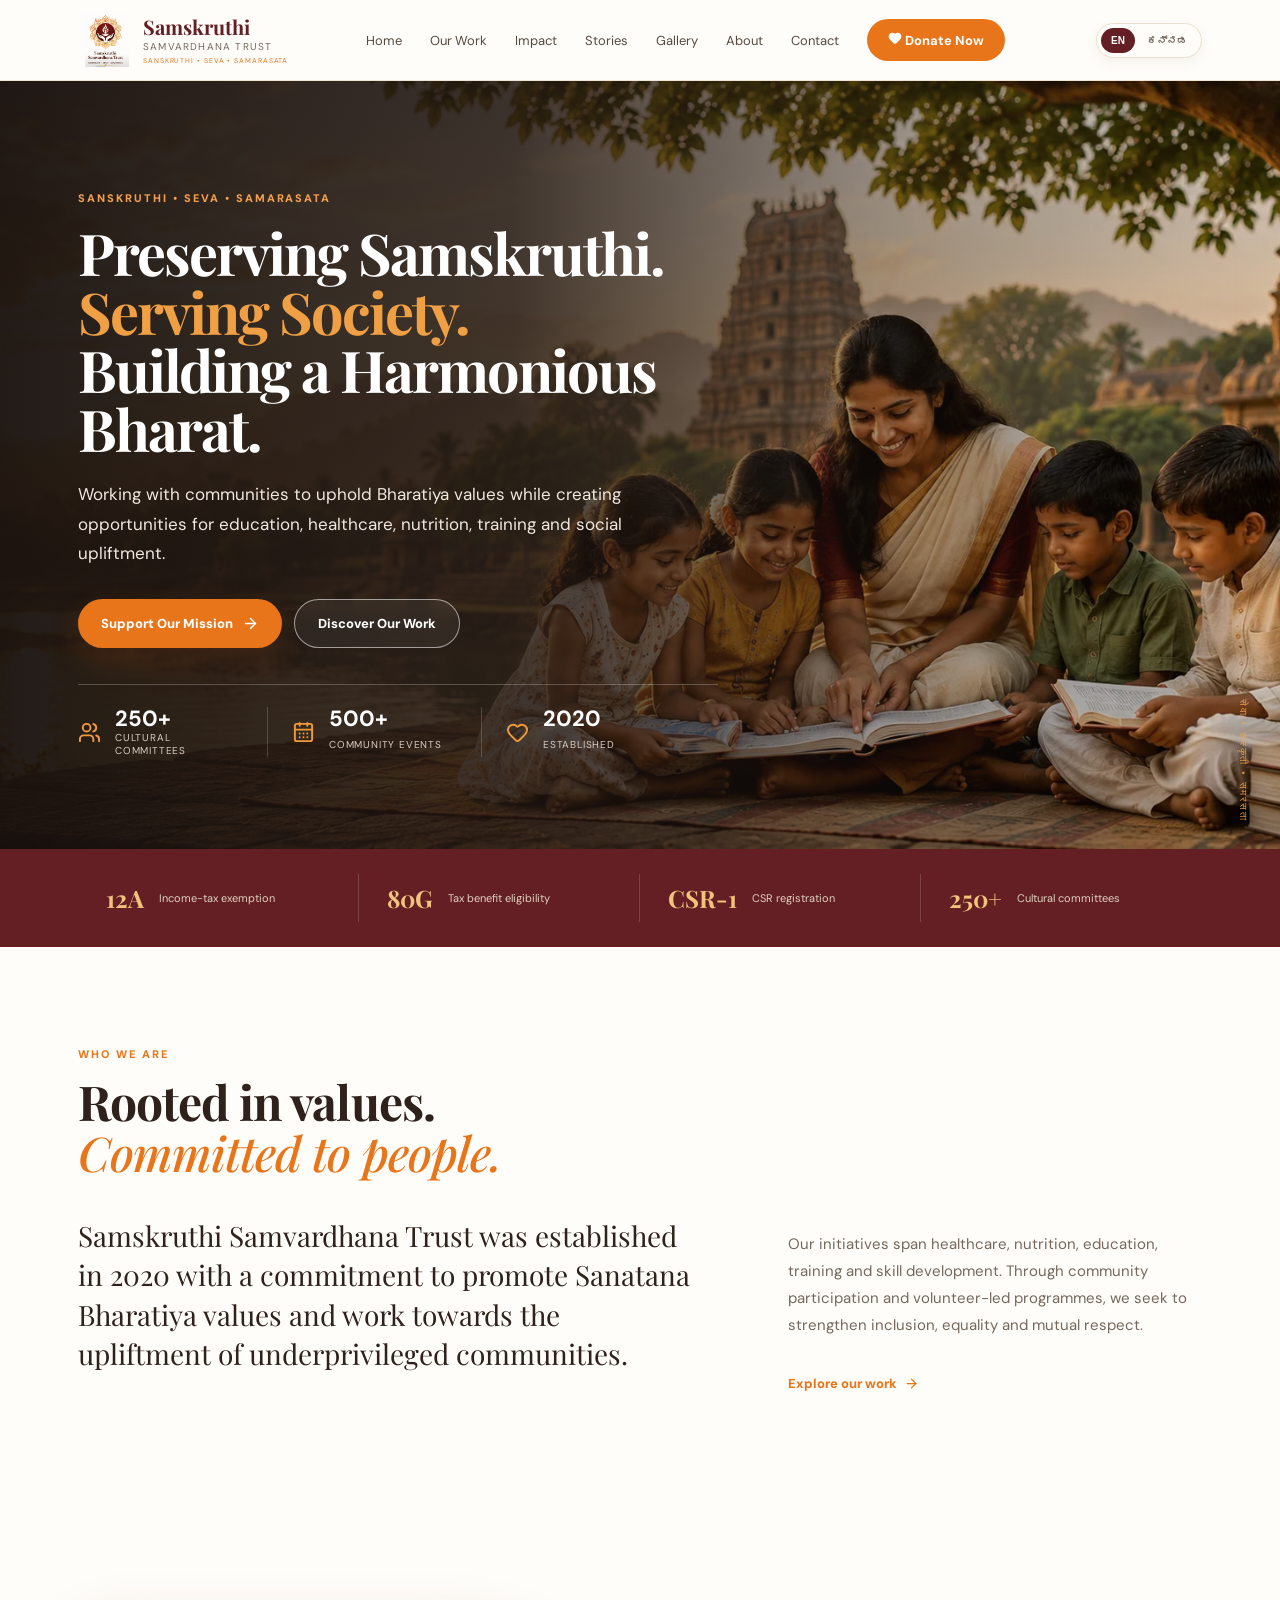
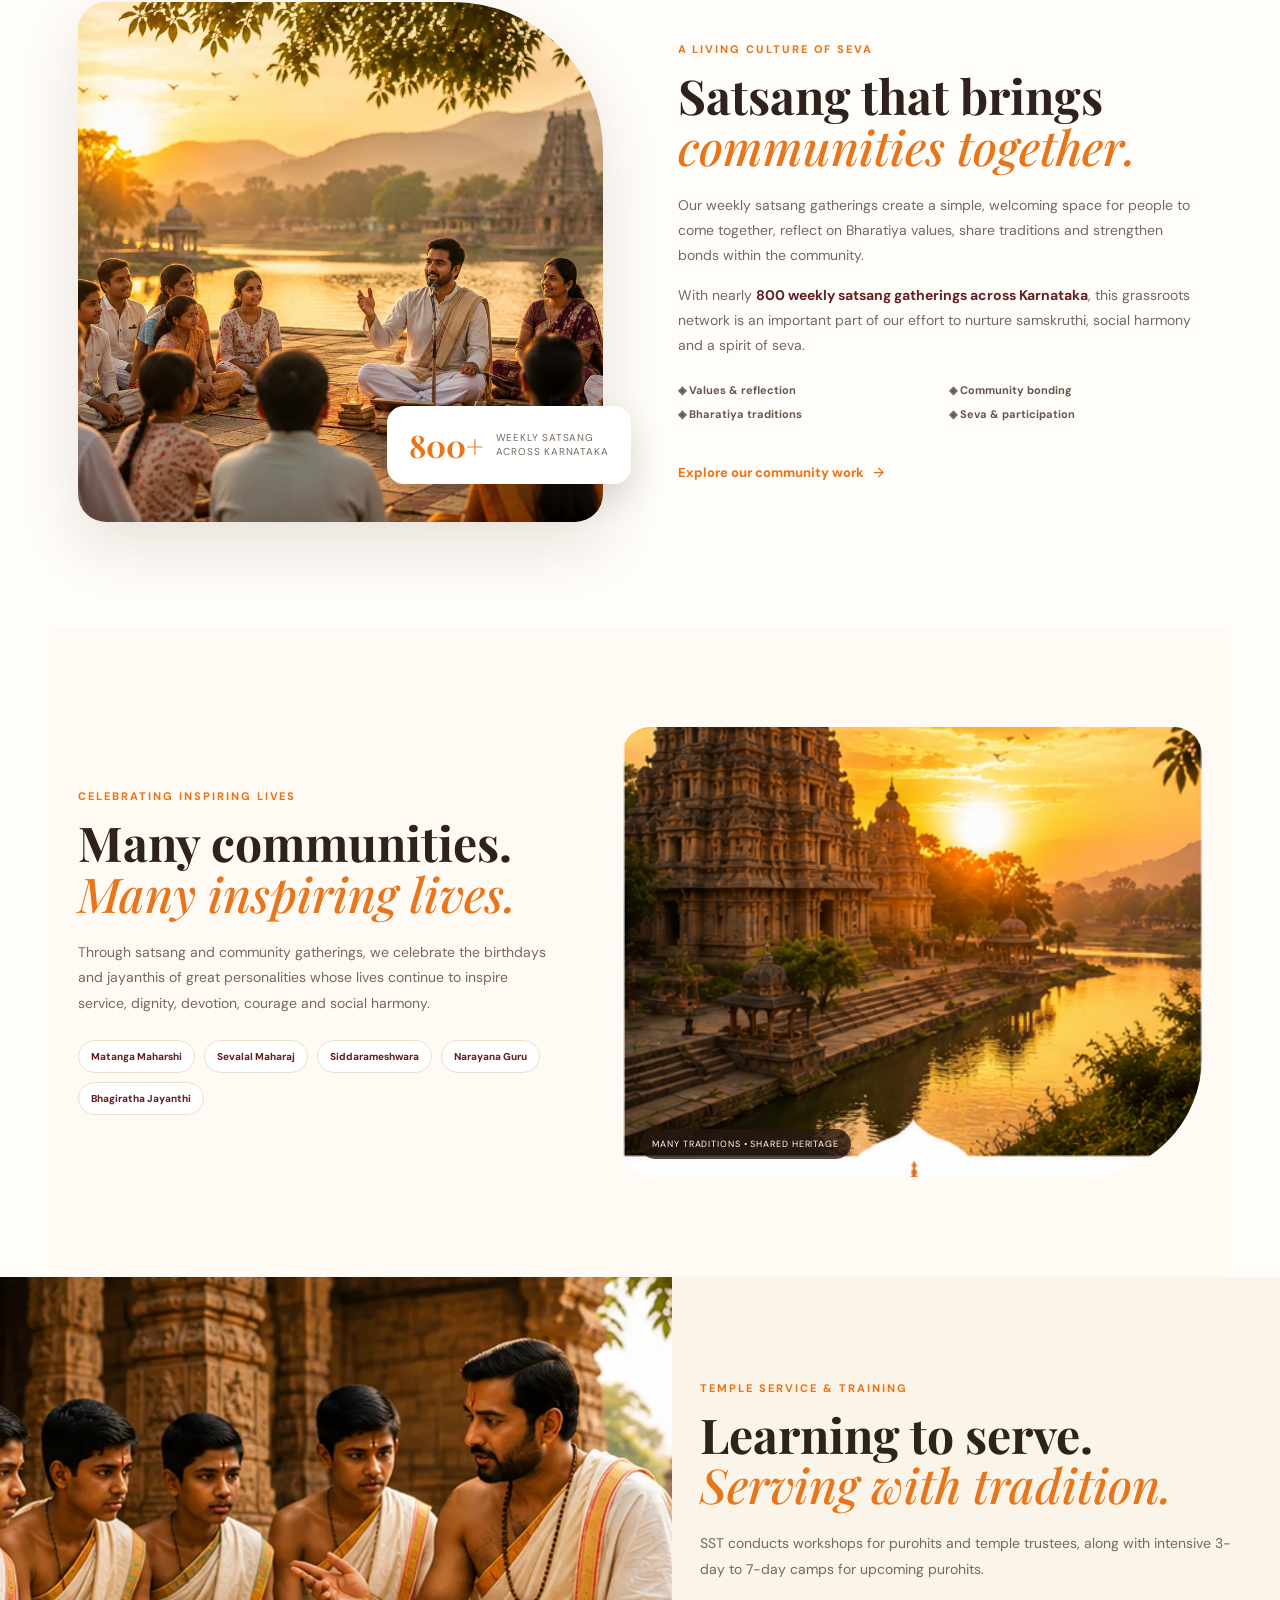
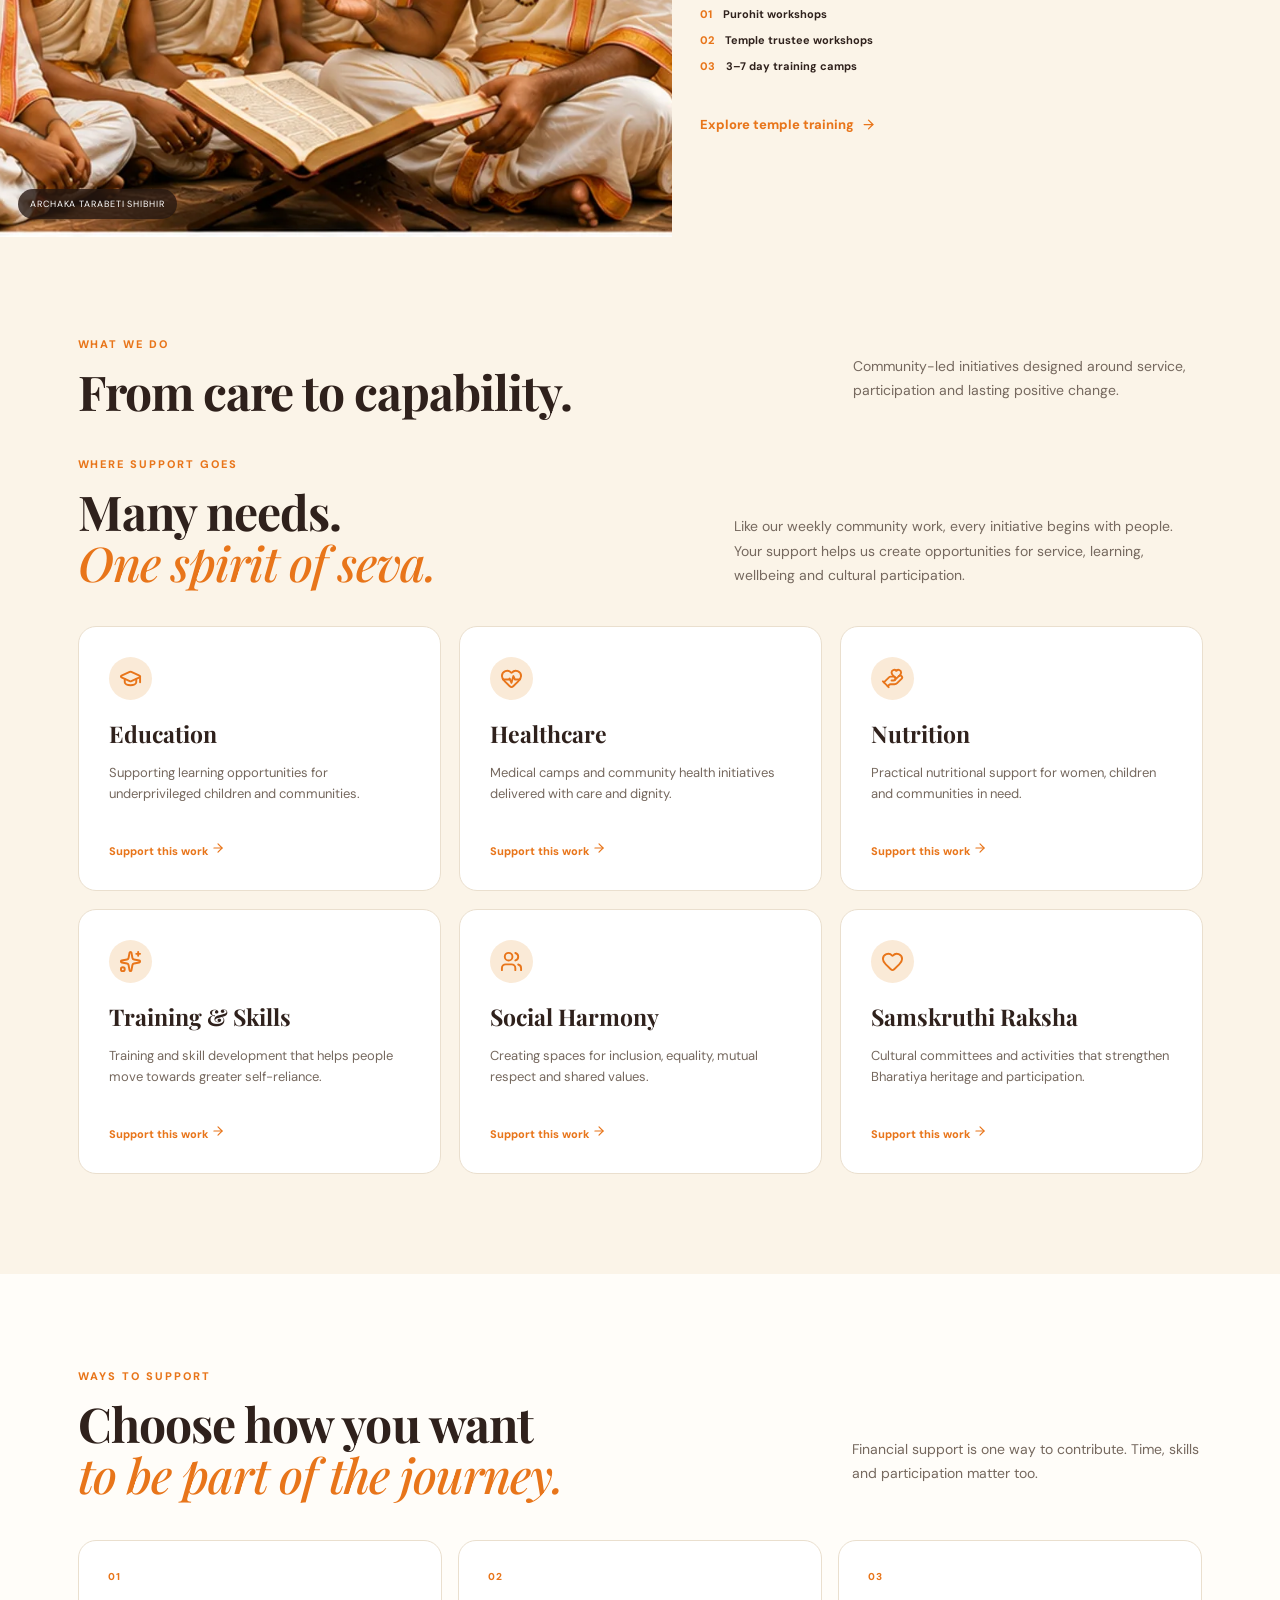
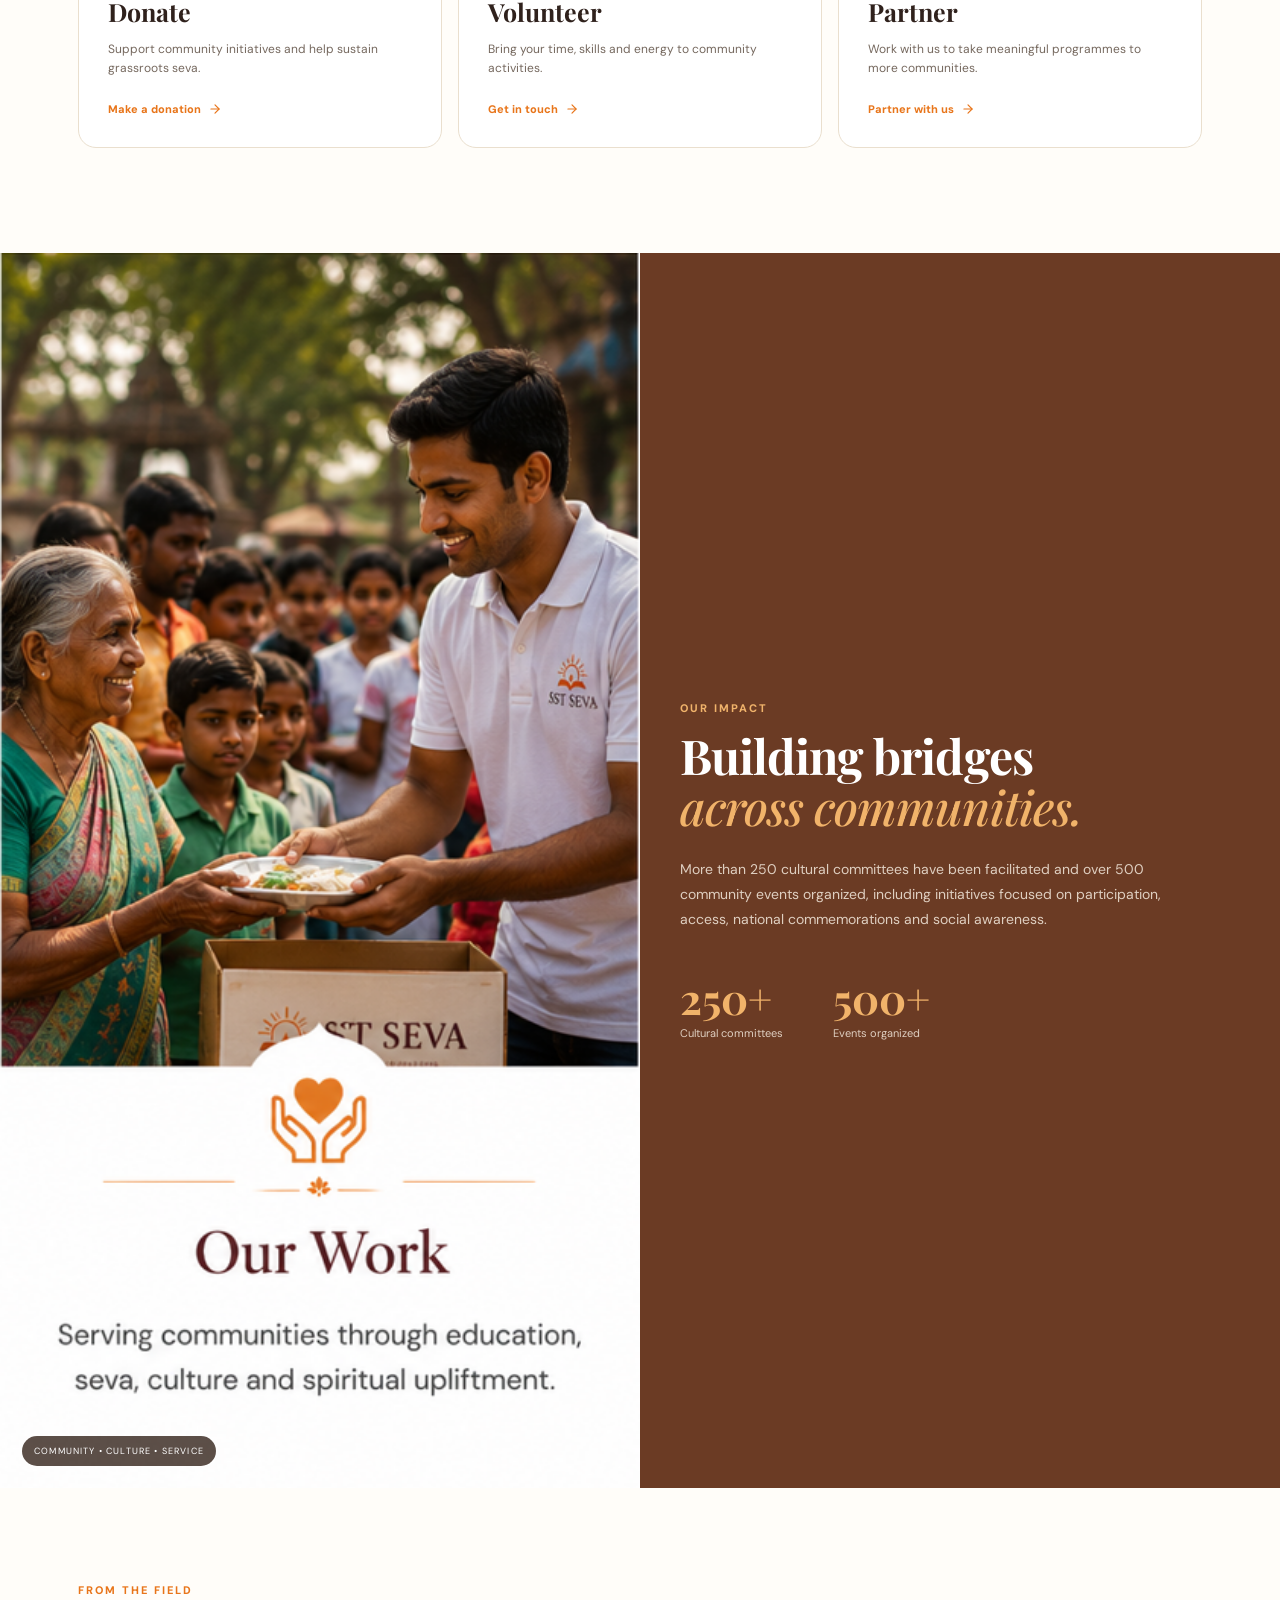
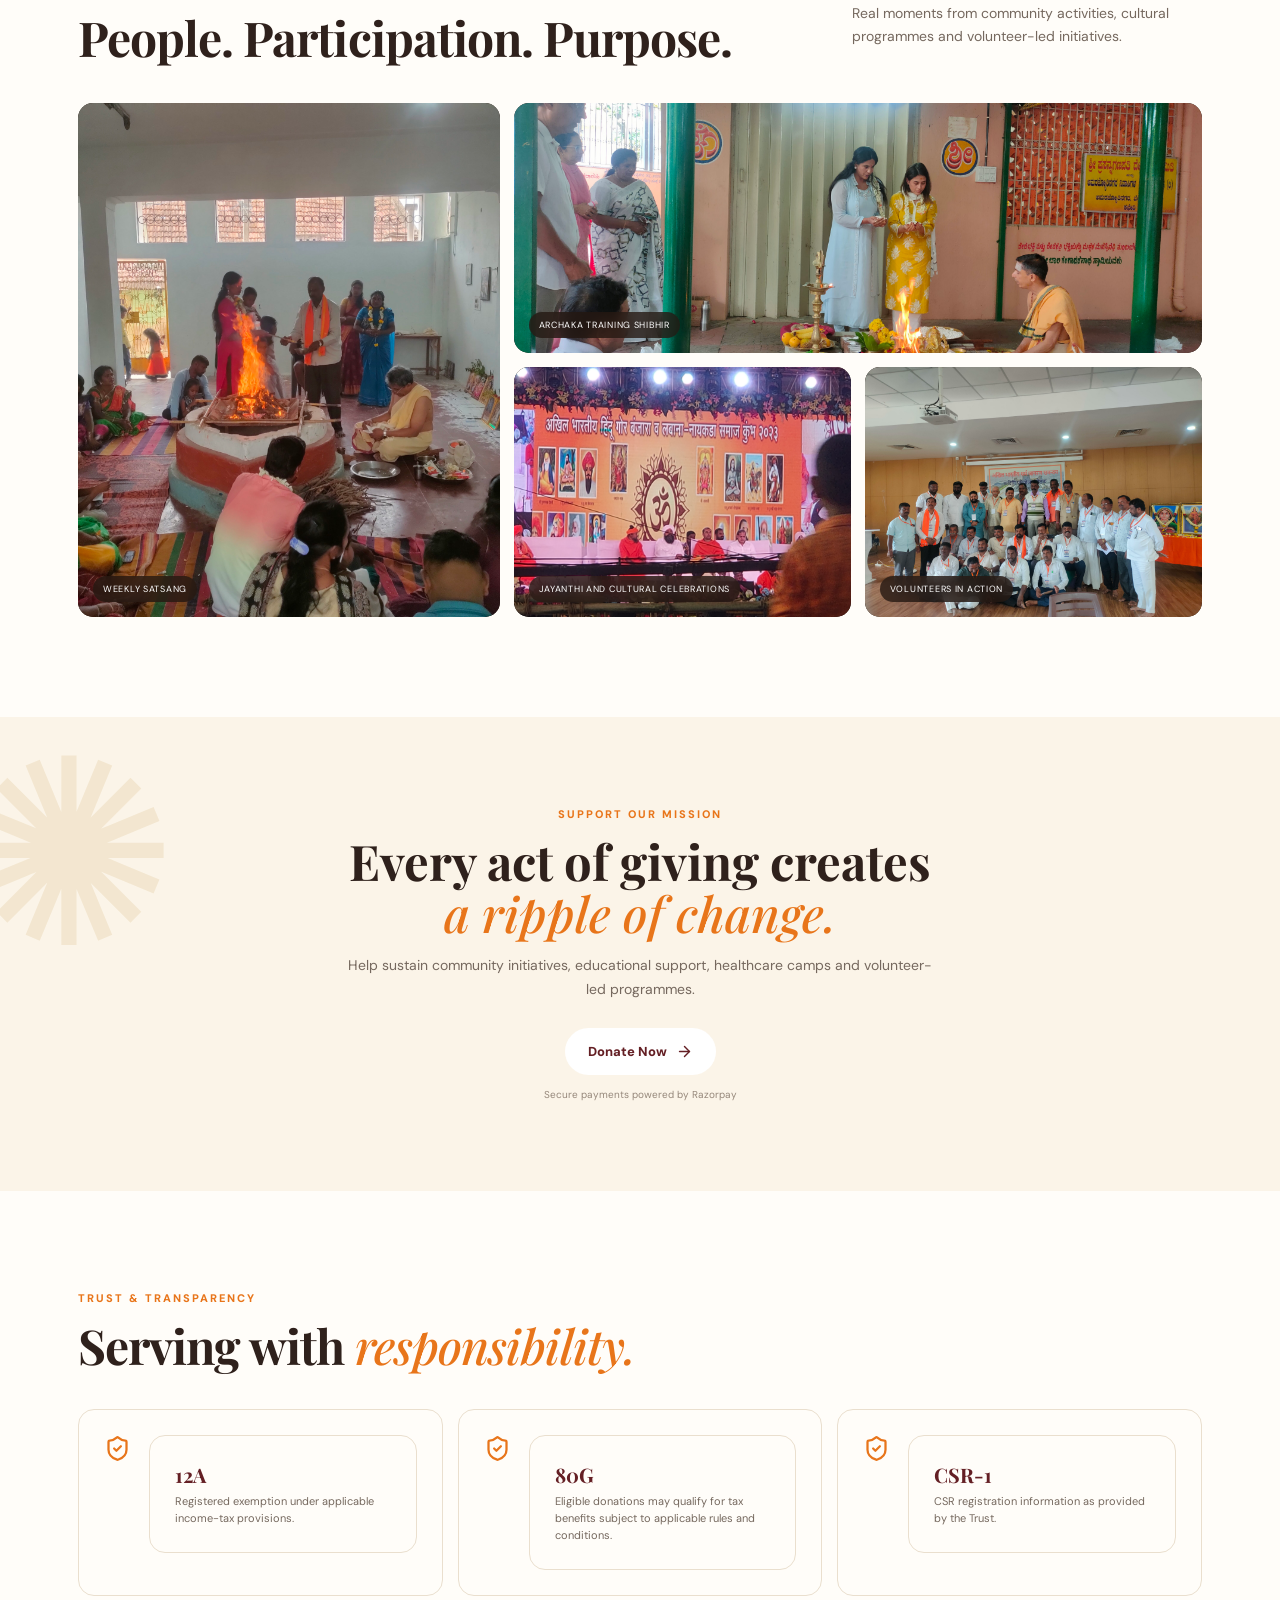
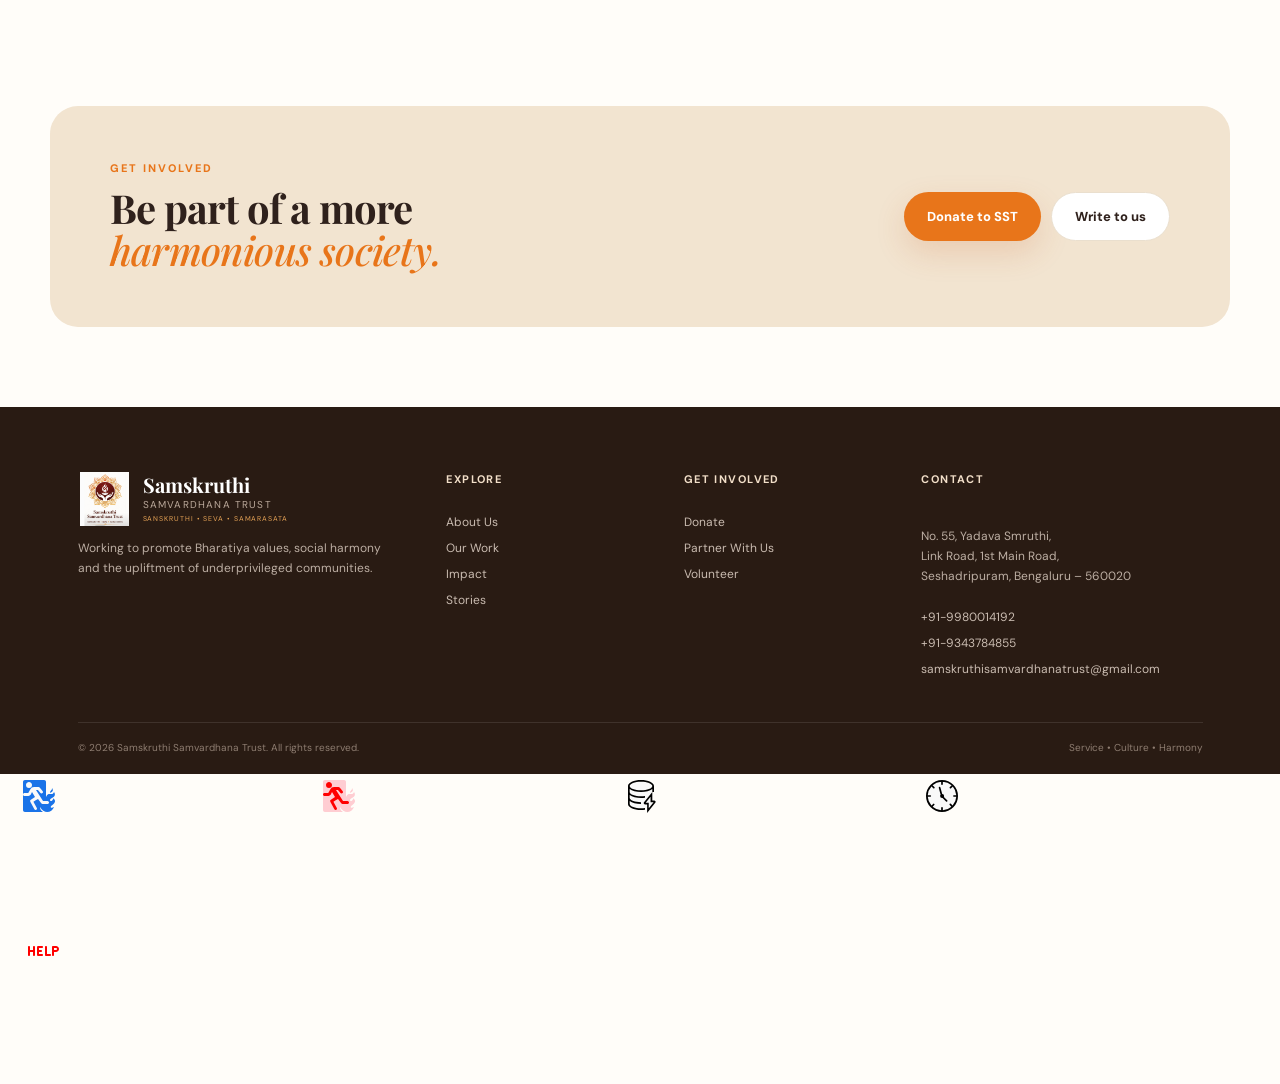
<file: projects/samskruthi/index.html>
<!DOCTYPE html>
<!-- saved from url=(0020)https://sstseva.org/ -->
<html lang="en"><head><meta http-equiv="Content-Type" content="text/html; charset=UTF-8"><style>:root{--litepicker-container-months-color-bg: #fff;--litepicker-container-months-box-shadow-color: #ddd;--litepicker-footer-color-bg: #fafafa;--litepicker-footer-box-shadow-color: #ddd;--litepicker-tooltip-color-bg: #fff;--litepicker-month-header-color: #333;--litepicker-button-prev-month-color: #9e9e9e;--litepicker-button-next-month-color: #9e9e9e;--litepicker-button-prev-month-color-hover: #2196f3;--litepicker-button-next-month-color-hover: #2196f3;--litepicker-month-width: calc(var(--litepicker-day-width) * 7);--litepicker-month-weekday-color: #9e9e9e;--litepicker-month-week-number-color: #9e9e9e;--litepicker-day-width: 38px;--litepicker-day-color: #333;--litepicker-day-color-hover: #2196f3;--litepicker-is-today-color: #f44336;--litepicker-is-in-range-color: #bbdefb;--litepicker-is-locked-color: #9e9e9e;--litepicker-is-start-color: #fff;--litepicker-is-start-color-bg: #2196f3;--litepicker-is-end-color: #fff;--litepicker-is-end-color-bg: #2196f3;--litepicker-button-cancel-color: #fff;--litepicker-button-cancel-color-bg: #9e9e9e;--litepicker-button-apply-color: #fff;--litepicker-button-apply-color-bg: #2196f3;--litepicker-button-reset-color: #909090;--litepicker-button-reset-color-hover: #2196f3;--litepicker-highlighted-day-color: #333;--litepicker-highlighted-day-color-bg: #ffeb3b}.show-week-numbers{--litepicker-month-width: calc(var(--litepicker-day-width) * 8)}.litepicker{font-family:-apple-system, BlinkMacSystemFont, "Segoe UI", Roboto, "Helvetica Neue", Arial, sans-serif;font-size:0.8em;display:none}.litepicker button{border:none;background:none}.litepicker .container__main{display:-webkit-box;display:-ms-flexbox;display:flex}.litepicker .container__months{display:-webkit-box;display:-ms-flexbox;display:flex;-ms-flex-wrap:wrap;flex-wrap:wrap;background-color:var(--litepicker-container-months-color-bg);border-radius:5px;-webkit-box-shadow:0 0 5px var(--litepicker-container-months-box-shadow-color);box-shadow:0 0 5px var(--litepicker-container-months-box-shadow-color);width:calc(var(--litepicker-month-width) + 10px);-webkit-box-sizing:content-box;box-sizing:content-box}.litepicker .container__months.columns-2{width:calc((var(--litepicker-month-width) * 2) + 20px)}.litepicker .container__months.columns-3{width:calc((var(--litepicker-month-width) * 3) + 30px)}.litepicker .container__months.columns-4{width:calc((var(--litepicker-month-width) * 4) + 40px)}.litepicker .container__months.split-view .month-item-header .button-previous-month,.litepicker .container__months.split-view .month-item-header .button-next-month{visibility:visible}.litepicker .container__months .month-item{padding:5px;width:var(--litepicker-month-width);-webkit-box-sizing:content-box;box-sizing:content-box}.litepicker .container__months .month-item-header{display:-webkit-box;display:-ms-flexbox;display:flex;-webkit-box-pack:justify;-ms-flex-pack:justify;justify-content:space-between;font-weight:500;padding:10px 5px;text-align:center;-webkit-box-align:center;-ms-flex-align:center;align-items:center;color:var(--litepicker-month-header-color)}.litepicker .container__months .month-item-header div{-webkit-box-flex:1;-ms-flex:1;flex:1}.litepicker .container__months .month-item-header div>.month-item-name{margin-right:5px}.litepicker .container__months .month-item-header div>.month-item-year{padding:0}.litepicker .container__months .month-item-header .reset-button{color:var(--litepicker-button-reset-color)}.litepicker .container__months .month-item-header .reset-button>svg{fill:var(--litepicker-button-reset-color)}.litepicker .container__months .month-item-header .reset-button *{pointer-events:none}.litepicker .container__months .month-item-header .reset-button:hover{color:var(--litepicker-button-reset-color-hover)}.litepicker .container__months .month-item-header .reset-button:hover>svg{fill:var(--litepicker-button-reset-color-hover)}.litepicker .container__months .month-item-header .button-previous-month,.litepicker .container__months .month-item-header .button-next-month{visibility:hidden;text-decoration:none;padding:3px 5px;border-radius:3px;-webkit-transition:color 0.3s, border 0.3s;transition:color 0.3s, border 0.3s;cursor:default}.litepicker .container__months .month-item-header .button-previous-month *,.litepicker .container__months .month-item-header .button-next-month *{pointer-events:none}.litepicker .container__months .month-item-header .button-previous-month{color:var(--litepicker-button-prev-month-color)}.litepicker .container__months .month-item-header .button-previous-month>svg,.litepicker .container__months .month-item-header .button-previous-month>img{fill:var(--litepicker-button-prev-month-color)}.litepicker .container__months .month-item-header .button-previous-month:hover{color:var(--litepicker-button-prev-month-color-hover)}.litepicker .container__months .month-item-header .button-previous-month:hover>svg{fill:var(--litepicker-button-prev-month-color-hover)}.litepicker .container__months .month-item-header .button-next-month{color:var(--litepicker-button-next-month-color)}.litepicker .container__months .month-item-header .button-next-month>svg,.litepicker .container__months .month-item-header .button-next-month>img{fill:var(--litepicker-button-next-month-color)}.litepicker .container__months .month-item-header .button-next-month:hover{color:var(--litepicker-button-next-month-color-hover)}.litepicker .container__months .month-item-header .button-next-month:hover>svg{fill:var(--litepicker-button-next-month-color-hover)}.litepicker .container__months .month-item-weekdays-row{display:-webkit-box;display:-ms-flexbox;display:flex;justify-self:center;-webkit-box-pack:start;-ms-flex-pack:start;justify-content:flex-start;color:var(--litepicker-month-weekday-color)}.litepicker .container__months .month-item-weekdays-row>div{padding:5px 0;font-size:85%;-webkit-box-flex:1;-ms-flex:1;flex:1;width:var(--litepicker-day-width);text-align:center}.litepicker .container__months .month-item:first-child .button-previous-month{visibility:visible}.litepicker .container__months .month-item:last-child .button-next-month{visibility:visible}.litepicker .container__months .month-item.no-previous-month .button-previous-month{visibility:hidden}.litepicker .container__months .month-item.no-next-month .button-next-month{visibility:hidden}.litepicker .container__days{display:-webkit-box;display:-ms-flexbox;display:flex;-ms-flex-wrap:wrap;flex-wrap:wrap;justify-self:center;-webkit-box-pack:start;-ms-flex-pack:start;justify-content:flex-start;text-align:center;-webkit-box-sizing:content-box;box-sizing:content-box}.litepicker .container__days>div,.litepicker .container__days>a{padding:5px 0;width:var(--litepicker-day-width)}.litepicker .container__days .day-item{color:var(--litepicker-day-color);text-align:center;text-decoration:none;border-radius:3px;-webkit-transition:color 0.3s, border 0.3s;transition:color 0.3s, border 0.3s;cursor:default}.litepicker .container__days .day-item:hover{color:var(--litepicker-day-color-hover);-webkit-box-shadow:inset 0 0 0 1px var(--litepicker-day-color-hover);box-shadow:inset 0 0 0 1px var(--litepicker-day-color-hover)}.litepicker .container__days .day-item.is-today{color:var(--litepicker-is-today-color)}.litepicker .container__days .day-item.is-locked{color:var(--litepicker-is-locked-color)}.litepicker .container__days .day-item.is-locked:hover{color:var(--litepicker-is-locked-color);-webkit-box-shadow:none;box-shadow:none;cursor:default}.litepicker .container__days .day-item.is-in-range{background-color:var(--litepicker-is-in-range-color);border-radius:0}.litepicker .container__days .day-item.is-start-date{color:var(--litepicker-is-start-color);background-color:var(--litepicker-is-start-color-bg);border-top-left-radius:5px;border-bottom-left-radius:5px;border-top-right-radius:0;border-bottom-right-radius:0}.litepicker .container__days .day-item.is-start-date.is-flipped{border-top-left-radius:0;border-bottom-left-radius:0;border-top-right-radius:5px;border-bottom-right-radius:5px}.litepicker .container__days .day-item.is-end-date{color:var(--litepicker-is-end-color);background-color:var(--litepicker-is-end-color-bg);border-top-left-radius:0;border-bottom-left-radius:0;border-top-right-radius:5px;border-bottom-right-radius:5px}.litepicker .container__days .day-item.is-end-date.is-flipped{border-top-left-radius:5px;border-bottom-left-radius:5px;border-top-right-radius:0;border-bottom-right-radius:0}.litepicker .container__days .day-item.is-start-date.is-end-date{border-top-left-radius:5px;border-bottom-left-radius:5px;border-top-right-radius:5px;border-bottom-right-radius:5px}.litepicker .container__days .day-item.is-highlighted{color:var(--litepicker-highlighted-day-color);background-color:var(--litepicker-highlighted-day-color-bg)}.litepicker .container__days .week-number{display:-webkit-box;display:-ms-flexbox;display:flex;-webkit-box-align:center;-ms-flex-align:center;align-items:center;-webkit-box-pack:center;-ms-flex-pack:center;justify-content:center;color:var(--litepicker-month-week-number-color);font-size:85%}.litepicker .container__footer{text-align:right;padding:10px 5px;margin:0 5px;background-color:var(--litepicker-footer-color-bg);-webkit-box-shadow:inset 0px 3px 3px 0px var(--litepicker-footer-box-shadow-color);box-shadow:inset 0px 3px 3px 0px var(--litepicker-footer-box-shadow-color);border-bottom-left-radius:5px;border-bottom-right-radius:5px}.litepicker .container__footer .preview-date-range{margin-right:10px;font-size:90%}.litepicker .container__footer .button-cancel{background-color:var(--litepicker-button-cancel-color-bg);color:var(--litepicker-button-cancel-color);border:0;padding:3px 7px 4px;border-radius:3px}.litepicker .container__footer .button-cancel *{pointer-events:none}.litepicker .container__footer .button-apply{background-color:var(--litepicker-button-apply-color-bg);color:var(--litepicker-button-apply-color);border:0;padding:3px 7px 4px;border-radius:3px;margin-left:10px;margin-right:10px}.litepicker .container__footer .button-apply:disabled{opacity:0.7}.litepicker .container__footer .button-apply *{pointer-events:none}.litepicker .container__tooltip{position:absolute;margin-top:-4px;padding:4px 8px;border-radius:4px;background-color:var(--litepicker-tooltip-color-bg);-webkit-box-shadow:0 1px 3px rgba(0,0,0,0.25);box-shadow:0 1px 3px rgba(0,0,0,0.25);white-space:nowrap;font-size:11px;pointer-events:none;visibility:hidden}.litepicker .container__tooltip:before{position:absolute;bottom:-5px;left:calc(50% - 5px);border-top:5px solid rgba(0,0,0,0.12);border-right:5px solid transparent;border-left:5px solid transparent;content:""}.litepicker .container__tooltip:after{position:absolute;bottom:-4px;left:calc(50% - 4px);border-top:4px solid var(--litepicker-tooltip-color-bg);border-right:4px solid transparent;border-left:4px solid transparent;content:""}
</style><meta name="viewport" content="width=device-width, initial-scale=1"><link rel="preload" href="./files/community-gathering.jpg" as="image"><link rel="preload" href="./files/stage-event.jpg" as="image"><link rel="preload" href="./files/community-ritual.jpg" as="image"><link rel="stylesheet" href="./files/index.Aeek7rtu.css" data-rsc-css-href="/_next/static/css/index.Aeek7rtu.css" data-precedence="vite-rsc/importer-resources"><link rel="modulepreload" fetchpriority="low" href="./files/index-BKuXguna.js.download"><script src="./files/rolldown-runtime-hePW80VL.js.download" type="module" async=""></script><script src="./files/framework-DTZGTDtF.js.download" type="module" async=""></script><script src="./files/vinext-DecxXDMJ.js.download" type="module" async=""></script><link rel="modulepreload" href="https://sstseva.org/_next/static/chunks/layout-segment-context-C9gDeHIO.js" crossorigin=""><link rel="modulepreload" href="https://sstseva.org/_next/static/chunks/link-DKLchGDg.js" crossorigin=""><link rel="modulepreload" href="https://sstseva.org/_next/static/chunks/query-DugiHe4Q.js" crossorigin=""><link rel="modulepreload" href="https://sstseva.org/_next/static/chunks/SiteImage-Dg8LCAzO.js" crossorigin=""><link rel="modulepreload" href="https://sstseva.org/_next/static/chunks/Icon-jpk45vUa.js" crossorigin=""><link rel="modulepreload" href="https://sstseva.org/_next/static/chunks/LanguageToggle-v1SQSc1G.js" crossorigin=""><title>Samskruthi Samvardhana Trust | सेवा • संस्कृती • समरसता</title><meta name="description" content="Samskruthi Samvardhana Trust works to promote Sanatana Bharatiya values, social harmony, education, healthcare, nutrition and skill development for underprivileged communities."><meta property="og:title" content="Samskruthi Samvardhana Trust"><meta property="og:description" content="Serving society. Strengthening harmony."><meta property="og:url" content="https://sstseva.org"><meta property="og:site_name" content="Samskruthi Samvardhana Trust"><meta property="og:type" content="website"><meta name="twitter:card" content="summary"><meta name="twitter:title" content="Samskruthi Samvardhana Trust"><meta name="twitter:description" content="Serving society. Strengthening harmony."><script>Object.assign(((self[Symbol.for("vinext.navigationRuntime")]??={bootstrap:{routeManifest:null},functions:{}}).bootstrap.rsc??={rsc:[]}),{params:{},nav:{"pathname":"/","searchParams":[]}})</script><link rel="modulepreload" href="./files/index-BKuXguna.js.download">
<link rel="modulepreload" as="script" crossorigin="" href="./files/vinext-DecxXDMJ.js.download"><link rel="modulepreload" as="script" crossorigin="" href="./files/rolldown-runtime-hePW80VL.js.download"><link rel="modulepreload" as="script" crossorigin="" href="./files/framework-DTZGTDtF.js.download"><link rel="preload" href="./files/volunteers.jpg" as="image"><link rel="preload" href="./files/samskruthi-logo-selected.png" as="image"><script src="chrome-extension://liecbddmkiiihnedobmlmillhodjkdmb/js/recordConsoleEvents.js"></script><style type="text/css" id="mytempCss">._8mqQwQ { display: none; } ._1TWLMK.icF5zO { opacity: 0.01; }</style><link rel="modulepreload" as="script" crossorigin="" href="https://sstseva.org/_next/static/chunks/ContactForm-Cj5cJ2SD.js"><link rel="modulepreload" as="script" crossorigin="" href="https://sstseva.org/_next/static/chunks/createLucideIcon-C0Hk8rLa.js"><link rel="modulepreload" as="script" crossorigin="" href="https://sstseva.org/_next/static/chunks/DonationForm-DoMsrBvC.js"><link rel="modulepreload" as="script" crossorigin="" href="https://sstseva.org/_next/static/chunks/ManagedGallery-CJ1_Vz9y.js"><link rel="preload" href="https://sstseva.org/images/community-women.jpg" as="image"><link rel="preload" href="https://sstseva.org/images/food-service.jpg" as="image"><link rel="preload" href="https://sstseva.org/images/assembly.jpg" as="image"></head><body><main><header class="nav"><div class="nav-inner"><a href="https://sstseva.org/" class="brand"><img alt="Samskruthi Samvardhana Trust" src="./files/samskruthi-logo-selected.png"><span><b>Samskruthi</b><em>Samvardhana Trust</em><small>SANSKRUTHI • SEVA • SAMARASATA</small></span></a><input id="site-mobile-menu" class="mobile-menu-toggle" type="checkbox"><label for="site-mobile-menu" class="mobile-menu-button" aria-label="Open navigation menu"><svg xmlns="http://www.w3.org/2000/svg" width="21" height="21" viewBox="0 0 24 24" fill="none" stroke="currentColor" stroke-width="2" stroke-linecap="round" stroke-linejoin="round" class="lucide lucide-menu" aria-hidden="true"><path d="M4 5h16"></path><path d="M4 12h16"></path><path d="M4 19h16"></path></svg></label><nav class="desktop-nav" aria-label="Main navigation"><a href="https://sstseva.org/">Home</a><a href="https://sstseva.org/our-work">Our Work</a><a href="https://sstseva.org/impact">Impact</a><a href="https://sstseva.org/#stories">Stories</a><a href="https://sstseva.org/gallery">Gallery</a><a href="https://sstseva.org/about">About</a><a href="https://sstseva.org/contact">Contact</a><a href="https://sstseva.org/donate" class="nav-donate"><svg xmlns="http://www.w3.org/2000/svg" width="14" height="14" viewBox="0 0 24 24" fill="currentColor" stroke="currentColor" stroke-width="2" stroke-linecap="round" stroke-linejoin="round" class="lucide lucide-heart" aria-hidden="true"><path d="M2 9.5a5.5 5.5 0 0 1 9.591-3.676.56.56 0 0 0 .818 0A5.49 5.49 0 0 1 22 9.5c0 2.29-1.5 4-3 5.5l-5.492 5.313a2 2 0 0 1-3 .019L5 15c-1.5-1.5-3-3.2-3-5.5"></path></svg> Donate Now</a></nav><button type="button" class="language-toggle" aria-label="ಕನ್ನಡಕ್ಕೆ ಬದಲಿಸಿ"><span class="active">EN</span><span class="">ಕನ್ನಡ</span></button><a href="https://sstseva.org/donate" class="mobile-donate">Donate</a></div></header><section class="home-hero"><img class="home-hero-image" alt="Samskruthi Samvardhana Trust community volunteers" src="./files/0dae7192-d2c4-4839-b0a8-ce5e3a774559.webp"><div class="home-hero-overlay"></div><div class="home-hero-content"><div class="eyebrow light">SANSKRUTHI • SEVA • SAMARASATA</div><h1>Preserving Samskruthi.<br><span>Serving Society.</span><br>Building a Harmonious Bharat.</h1><p>Working with communities to uphold Bharatiya values while creating opportunities for education, healthcare, nutrition, training and social upliftment.</p><div class="hero-actions"><a href="https://sstseva.org/donate" class="btn primary">Support Our Mission <svg xmlns="http://www.w3.org/2000/svg" width="17" height="17" viewBox="0 0 24 24" fill="none" stroke="currentColor" stroke-width="2" stroke-linecap="round" stroke-linejoin="round" class="lucide lucide-arrow-right" aria-hidden="true"><path d="M5 12h14"></path><path d="m12 5 7 7-7 7"></path></svg></a><a href="https://sstseva.org/#work" class="btn hero-outline">Discover Our Work</a></div><div class="hero-stats"><div><svg xmlns="http://www.w3.org/2000/svg" width="23" height="23" viewBox="0 0 24 24" fill="none" stroke="currentColor" stroke-width="2" stroke-linecap="round" stroke-linejoin="round" class="lucide lucide-users" aria-hidden="true"><path d="M16 21v-2a4 4 0 0 0-4-4H6a4 4 0 0 0-4 4v2"></path><path d="M16 3.128a4 4 0 0 1 0 7.744"></path><path d="M22 21v-2a4 4 0 0 0-3-3.87"></path><circle cx="9" cy="7" r="4"></circle></svg><b>250+</b><span>Cultural Committees</span></div><div><svg xmlns="http://www.w3.org/2000/svg" width="23" height="23" viewBox="0 0 24 24" fill="none" stroke="currentColor" stroke-width="2" stroke-linecap="round" stroke-linejoin="round" class="lucide lucide-calendar-days" aria-hidden="true"><path d="M8 2v3"></path><path d="M16 2v3"></path><rect x="3" y="3" width="18" height="18" rx="2"></rect><path d="M3 9h18"></path><path d="M8 13h.01"></path><path d="M12 13h.01"></path><path d="M16 13h.01"></path><path d="M8 17h.01"></path><path d="M12 17h.01"></path><path d="M16 17h.01"></path></svg><b>500+</b><span>Community Events</span></div><div><svg xmlns="http://www.w3.org/2000/svg" width="23" height="23" viewBox="0 0 24 24" fill="none" stroke="currentColor" stroke-width="2" stroke-linecap="round" stroke-linejoin="round" class="lucide lucide-heart" aria-hidden="true"><path d="M2 9.5a5.5 5.5 0 0 1 9.591-3.676.56.56 0 0 0 .818 0A5.49 5.49 0 0 1 22 9.5c0 2.29-1.5 4-3 5.5l-5.492 5.313a2 2 0 0 1-3 .019L5 15c-1.5-1.5-3-3.2-3-5.5"></path></svg><b>2020</b><span>Established</span></div></div></div><div class="hero-corner">सेवा • संस्कृती • समरसता</div></section><section class="trust-strip"><div><b>12A</b><span>Income-tax exemption</span></div><div><b>80G</b><span>Tax benefit eligibility</span></div><div><b>CSR-1</b><span>CSR registration</span></div><div><b>250+</b><span>Cultural committees</span></div></section><section class="section intro" id="about"><div class="section-tag">WHO WE ARE</div><h2>Rooted in values.<br><i>Committed to people.</i></h2><div class="intro-grid"><p class="lead">Samskruthi Samvardhana Trust was established in 2020 with a commitment to promote Sanatana Bharatiya values and work towards the upliftment of underprivileged communities.</p><div class="copy"><p>Our initiatives span healthcare, nutrition, education, training and skill development. Through community participation and volunteer-led programmes, we seek to strengthen inclusion, equality and mutual respect.</p><a href="https://sstseva.org/#work" class="text-link">Explore our work <svg xmlns="http://www.w3.org/2000/svg" width="15" height="15" viewBox="0 0 24 24" fill="none" stroke="currentColor" stroke-width="2" stroke-linecap="round" stroke-linejoin="round" class="lucide lucide-arrow-right" aria-hidden="true"><path d="M5 12h14"></path><path d="m12 5 7 7-7 7"></path></svg></a></div></div></section><section class="satsang-feature" id="satsang"><div class="satsang-photo"><img alt="Weekly satsang gathering" src="./files/5f9507c8-6fe0-4d82-92f0-e77b0084aaa1.webp"><div class="satsang-badge"><b>800+</b><span>weekly satsang<br>across Karnataka</span></div></div><div class="satsang-copy"><div class="section-tag">A LIVING CULTURE OF SEVA</div><h2>Satsang that brings<br><i>communities together.</i></h2><p>Our weekly satsang gatherings create a simple, welcoming space for people to come together, reflect on Bharatiya values, share traditions and strengthen bonds within the community.</p><p>With nearly <strong>800 weekly satsang gatherings across Karnataka</strong>, this grassroots network is an important part of our effort to nurture samskruthi, social harmony and a spirit of seva.</p><div class="satsang-points"><span>◈ Values &amp; reflection</span><span>◈ Community bonding</span><span>◈ Bharatiya traditions</span><span>◈ Seva &amp; participation</span></div><a href="https://sstseva.org/our-work" class="text-link">Explore our community work <svg xmlns="http://www.w3.org/2000/svg" width="15" height="15" viewBox="0 0 24 24" fill="none" stroke="currentColor" stroke-width="2" stroke-linecap="round" stroke-linejoin="round" class="lucide lucide-arrow-right" aria-hidden="true"><path d="M5 12h14"></path><path d="m12 5 7 7-7 7"></path></svg></a></div></section><section class="heritage-feature" id="heritage"><div class="heritage-copy"><div class="section-tag">CELEBRATING INSPIRING LIVES</div><h2>Many communities.<br><i>Many inspiring lives.</i></h2><p>Through satsang and community gatherings, we celebrate the birthdays and jayanthis of great personalities whose lives continue to inspire service, dignity, devotion, courage and social harmony.</p><div class="heritage-names"><span>Matanga Maharshi</span><span>Sevalal Maharaj</span><span>Siddarameshwara</span><span>Narayana Guru</span><span>Bhagiratha Jayanthi</span></div></div><div class="heritage-visual"><img alt="Community cultural celebration" src="./files/240574e3-f72b-432d-925b-7f0230d9abfc.png"><div class="heritage-caption">Many traditions • Shared heritage</div></div></section><section class="archaka-feature"><div class="archaka-visual"><img alt="Archaka Tarabeti Shibhir temple training camp" src="./files/0b8548a6-1d3e-48f7-a0d7-4b7a2e73236e.webp"><div class="archaka-label">ARCHAKA TARABETI SHIBHIR</div></div><div class="archaka-copy"><div class="section-tag">TEMPLE SERVICE &amp; TRAINING</div><h2>Learning to serve.<br><i>Serving with tradition.</i></h2><p>SST conducts workshops for purohits and temple trustees, along with intensive 3-day to 7-day camps for upcoming purohits.</p><div class="archaka-points"><span>01 <b>Purohit workshops</b></span><span>02 <b>Temple trustee workshops</b></span><span>03 <b>3–7 day training camps</b></span></div><a href="https://sstseva.org/our-work" class="text-link">Explore temple training <svg xmlns="http://www.w3.org/2000/svg" width="15" height="15" viewBox="0 0 24 24" fill="none" stroke="currentColor" stroke-width="2" stroke-linecap="round" stroke-linejoin="round" class="lucide lucide-arrow-right" aria-hidden="true"><path d="M5 12h14"></path><path d="m12 5 7 7-7 7"></path></svg></a></div></section><section class="section work" id="work"><div class="section-head"><div><div class="section-tag">WHAT WE DO</div><h2>From care to capability.</h2></div><p>Community-led initiatives designed around service, participation and lasting positive change.</p></div><div class="campaign-intro"><div><div class="section-tag">WHERE SUPPORT GOES</div><h2>Many needs.<br><i>One spirit of seva.</i></h2></div><p>Like our weekly community work, every initiative begins with people. Your support helps us create opportunities for service, learning, wellbeing and cultural participation.</p></div><div class="program-grid"><article class="program"><div class="program-icon"><svg xmlns="http://www.w3.org/2000/svg" width="23" height="23" viewBox="0 0 24 24" fill="none" stroke="currentColor" stroke-width="2" stroke-linecap="round" stroke-linejoin="round" class="lucide lucide-graduation-cap" aria-hidden="true"><path d="M21.42 10.922a1 1 0 0 0-.019-1.838L12.83 5.18a2 2 0 0 0-1.66 0L2.6 9.08a1 1 0 0 0 0 1.832l8.57 3.908a2 2 0 0 0 1.66 0z"></path><path d="M22 10v6"></path><path d="M6 12.5V16a6 3 0 0 0 12 0v-3.5"></path></svg></div><h3>Education</h3><p>Supporting learning opportunities for underprivileged children and communities.</p><a href="https://sstseva.org/donate">Support this work <svg xmlns="http://www.w3.org/2000/svg" width="14" height="14" viewBox="0 0 24 24" fill="none" stroke="currentColor" stroke-width="2" stroke-linecap="round" stroke-linejoin="round" class="lucide lucide-arrow-right" aria-hidden="true"><path d="M5 12h14"></path><path d="m12 5 7 7-7 7"></path></svg></a></article><article class="program"><div class="program-icon"><svg xmlns="http://www.w3.org/2000/svg" width="23" height="23" viewBox="0 0 24 24" fill="none" stroke="currentColor" stroke-width="2" stroke-linecap="round" stroke-linejoin="round" class="lucide lucide-heart-pulse" aria-hidden="true"><path d="M2 9.5a5.5 5.5 0 0 1 9.591-3.676.56.56 0 0 0 .818 0A5.49 5.49 0 0 1 22 9.5c0 2.29-1.5 4-3 5.5l-5.492 5.313a2 2 0 0 1-3 .019L5 15c-1.5-1.5-3-3.2-3-5.5"></path><path d="M3.22 13H9.5l.5-1 2 4.5 2-7 1.5 3.5h5.27"></path></svg></div><h3>Healthcare</h3><p>Medical camps and community health initiatives delivered with care and dignity.</p><a href="https://sstseva.org/donate">Support this work <svg xmlns="http://www.w3.org/2000/svg" width="14" height="14" viewBox="0 0 24 24" fill="none" stroke="currentColor" stroke-width="2" stroke-linecap="round" stroke-linejoin="round" class="lucide lucide-arrow-right" aria-hidden="true"><path d="M5 12h14"></path><path d="m12 5 7 7-7 7"></path></svg></a></article><article class="program"><div class="program-icon"><svg xmlns="http://www.w3.org/2000/svg" width="23" height="23" viewBox="0 0 24 24" fill="none" stroke="currentColor" stroke-width="2" stroke-linecap="round" stroke-linejoin="round" class="lucide lucide-hand-heart" aria-hidden="true"><path d="M11 14h2a2 2 0 0 0 0-4h-3c-.6 0-1.1.2-1.4.6L3 16"></path><path d="m14.45 13.39 5.05-4.694C20.196 8 21 6.85 21 5.75a2.75 2.75 0 0 0-4.797-1.837.276.276 0 0 1-.406 0A2.75 2.75 0 0 0 11 5.75c0 1.2.802 2.248 1.5 2.946L16 11.95"></path><path d="m2 15 6 6"></path><path d="m7 20 1.6-1.4c.3-.4.8-.6 1.4-.6h4c1.1 0 2.1-.4 2.8-1.2l4.6-4.4a1 1 0 0 0-2.75-2.91"></path></svg></div><h3>Nutrition</h3><p>Practical nutritional support for women, children and communities in need.</p><a href="https://sstseva.org/donate">Support this work <svg xmlns="http://www.w3.org/2000/svg" width="14" height="14" viewBox="0 0 24 24" fill="none" stroke="currentColor" stroke-width="2" stroke-linecap="round" stroke-linejoin="round" class="lucide lucide-arrow-right" aria-hidden="true"><path d="M5 12h14"></path><path d="m12 5 7 7-7 7"></path></svg></a></article><article class="program"><div class="program-icon"><svg xmlns="http://www.w3.org/2000/svg" width="23" height="23" viewBox="0 0 24 24" fill="none" stroke="currentColor" stroke-width="2" stroke-linecap="round" stroke-linejoin="round" class="lucide lucide-sparkles" aria-hidden="true"><path d="M11.017 2.814a1 1 0 0 1 1.966 0l1.051 5.558a2 2 0 0 0 1.594 1.594l5.558 1.051a1 1 0 0 1 0 1.966l-5.558 1.051a2 2 0 0 0-1.594 1.594l-1.051 5.558a1 1 0 0 1-1.966 0l-1.051-5.558a2 2 0 0 0-1.594-1.594l-5.558-1.051a1 1 0 0 1 0-1.966l5.558-1.051a2 2 0 0 0 1.594-1.594z"></path><path d="M20 2v4"></path><path d="M22 4h-4"></path><circle cx="4" cy="20" r="2"></circle></svg></div><h3>Training &amp; Skills</h3><p>Training and skill development that helps people move towards greater self-reliance.</p><a href="https://sstseva.org/donate">Support this work <svg xmlns="http://www.w3.org/2000/svg" width="14" height="14" viewBox="0 0 24 24" fill="none" stroke="currentColor" stroke-width="2" stroke-linecap="round" stroke-linejoin="round" class="lucide lucide-arrow-right" aria-hidden="true"><path d="M5 12h14"></path><path d="m12 5 7 7-7 7"></path></svg></a></article><article class="program"><div class="program-icon"><svg xmlns="http://www.w3.org/2000/svg" width="23" height="23" viewBox="0 0 24 24" fill="none" stroke="currentColor" stroke-width="2" stroke-linecap="round" stroke-linejoin="round" class="lucide lucide-users" aria-hidden="true"><path d="M16 21v-2a4 4 0 0 0-4-4H6a4 4 0 0 0-4 4v2"></path><path d="M16 3.128a4 4 0 0 1 0 7.744"></path><path d="M22 21v-2a4 4 0 0 0-3-3.87"></path><circle cx="9" cy="7" r="4"></circle></svg></div><h3>Social Harmony</h3><p>Creating spaces for inclusion, equality, mutual respect and shared values.</p><a href="https://sstseva.org/donate">Support this work <svg xmlns="http://www.w3.org/2000/svg" width="14" height="14" viewBox="0 0 24 24" fill="none" stroke="currentColor" stroke-width="2" stroke-linecap="round" stroke-linejoin="round" class="lucide lucide-arrow-right" aria-hidden="true"><path d="M5 12h14"></path><path d="m12 5 7 7-7 7"></path></svg></a></article><article class="program"><div class="program-icon"><svg xmlns="http://www.w3.org/2000/svg" width="23" height="23" viewBox="0 0 24 24" fill="none" stroke="currentColor" stroke-width="2" stroke-linecap="round" stroke-linejoin="round" class="lucide lucide-heart" aria-hidden="true"><path d="M2 9.5a5.5 5.5 0 0 1 9.591-3.676.56.56 0 0 0 .818 0A5.49 5.49 0 0 1 22 9.5c0 2.29-1.5 4-3 5.5l-5.492 5.313a2 2 0 0 1-3 .019L5 15c-1.5-1.5-3-3.2-3-5.5"></path></svg></div><h3>Samskruthi Raksha</h3><p>Cultural committees and activities that strengthen Bharatiya heritage and participation.</p><a href="https://sstseva.org/donate">Support this work <svg xmlns="http://www.w3.org/2000/svg" width="14" height="14" viewBox="0 0 24 24" fill="none" stroke="currentColor" stroke-width="2" stroke-linecap="round" stroke-linejoin="round" class="lucide lucide-arrow-right" aria-hidden="true"><path d="M5 12h14"></path><path d="m12 5 7 7-7 7"></path></svg></a></article></div></section><section class="section support-grid"><div class="section-head"><div><div class="section-tag">WAYS TO SUPPORT</div><h2>Choose how you want<br><i>to be part of the journey.</i></h2></div><p>Financial support is one way to contribute. Time, skills and participation matter too.</p></div><div class="support-cards"><article><div>01</div><h3>Donate</h3><p>Support community initiatives and help sustain grassroots seva.</p><a href="https://sstseva.org/donate">Make a donation <svg xmlns="http://www.w3.org/2000/svg" width="14" height="14" viewBox="0 0 24 24" fill="none" stroke="currentColor" stroke-width="2" stroke-linecap="round" stroke-linejoin="round" class="lucide lucide-arrow-right" aria-hidden="true"><path d="M5 12h14"></path><path d="m12 5 7 7-7 7"></path></svg></a></article><article><div>02</div><h3>Volunteer</h3><p>Bring your time, skills and energy to community activities.</p><a href="mailto:samskruthisamvardhanatrust@gmail.com">Get in touch <svg xmlns="http://www.w3.org/2000/svg" width="14" height="14" viewBox="0 0 24 24" fill="none" stroke="currentColor" stroke-width="2" stroke-linecap="round" stroke-linejoin="round" class="lucide lucide-arrow-right" aria-hidden="true"><path d="M5 12h14"></path><path d="m12 5 7 7-7 7"></path></svg></a></article><article><div>03</div><h3>Partner</h3><p>Work with us to take meaningful programmes to more communities.</p><a href="mailto:samskruthisamvardhanatrust@gmail.com">Partner with us <svg xmlns="http://www.w3.org/2000/svg" width="14" height="14" viewBox="0 0 24 24" fill="none" stroke="currentColor" stroke-width="2" stroke-linecap="round" stroke-linejoin="round" class="lucide lucide-arrow-right" aria-hidden="true"><path d="M5 12h14"></path><path d="m12 5 7 7-7 7"></path></svg></a></article></div></section><section class="impact" id="impact"><div class="impact-image"><img alt="SST community volunteers" src="./files/4dffdd64-0930-445f-8db5-23d49b7dc419.png"><div class="impact-image-label">COMMUNITY • CULTURE • SERVICE</div></div><div class="impact-copy"><div class="section-tag">OUR IMPACT</div><h2>Building bridges<br><i>across communities.</i></h2><p>More than 250 cultural committees have been facilitated and over 500 community events organized, including initiatives focused on participation, access, national commemorations and social awareness.</p><div class="stats"><div><b>250+</b><span>Cultural committees</span></div><div><b>500+</b><span>Events organized</span></div></div></div></section><section class="section stories" id="stories"><div class="section-head"><div><div class="section-tag">FROM THE FIELD</div><h2>People. Participation. Purpose.</h2></div><p>Real moments from community activities, cultural programmes and volunteer-led initiatives.</p></div><div class="gallery-grid"><div class="gallery-item gallery-1"><img src="./files/community-gathering.jpg" alt="Weekly satsang"><span>Weekly satsang</span></div><div class="gallery-item gallery-2"><img src="./files/community-ritual.jpg" alt="Archaka training shibhir"><span>Archaka training shibhir</span></div><div class="gallery-item gallery-3"><img src="./files/stage-event.jpg" alt="Jayanthi and cultural celebrations"><span>Jayanthi and cultural celebrations</span></div><div class="gallery-item gallery-4"><img src="./files/volunteers.jpg" alt="Volunteers in action"><span>Volunteers in action</span></div></div></section><section class="donate-band" id="involved"><div class="mandala">✺</div><div class="section-tag">SUPPORT OUR MISSION</div><h2>Every act of giving creates<br><i>a ripple of change.</i></h2><p>Help sustain community initiatives, educational support, healthcare camps and volunteer-led programmes.</p><a href="https://sstseva.org/donate" class="btn light">Donate Now <svg xmlns="http://www.w3.org/2000/svg" width="17" height="17" viewBox="0 0 24 24" fill="none" stroke="currentColor" stroke-width="2" stroke-linecap="round" stroke-linejoin="round" class="lucide lucide-arrow-right" aria-hidden="true"><path d="M5 12h14"></path><path d="m12 5 7 7-7 7"></path></svg></a><small>Secure payments powered by Razorpay</small></section><section class="section transparency"><div class="section-tag">TRUST &amp; TRANSPARENCY</div><h2>Serving with <i>responsibility.</i></h2><div class="trust-cards"><div><svg xmlns="http://www.w3.org/2000/svg" width="27" height="27" viewBox="0 0 24 24" fill="none" stroke="currentColor" stroke-width="2" stroke-linecap="round" stroke-linejoin="round" class="lucide lucide-shield-check" aria-hidden="true"><path d="M20 13c0 5-3.5 7.5-7.66 8.95a1 1 0 0 1-.67-.01C7.5 20.5 4 18 4 13V6a1 1 0 0 1 1-1c2 0 4.5-1.2 6.24-2.72a1.17 1.17 0 0 1 1.52 0C14.51 3.81 17 5 19 5a1 1 0 0 1 1 1z"></path><path d="m9 12 2 2 4-4"></path></svg><div><b>12A</b><span>Registered exemption under applicable income-tax provisions.</span></div></div><div><svg xmlns="http://www.w3.org/2000/svg" width="27" height="27" viewBox="0 0 24 24" fill="none" stroke="currentColor" stroke-width="2" stroke-linecap="round" stroke-linejoin="round" class="lucide lucide-shield-check" aria-hidden="true"><path d="M20 13c0 5-3.5 7.5-7.66 8.95a1 1 0 0 1-.67-.01C7.5 20.5 4 18 4 13V6a1 1 0 0 1 1-1c2 0 4.5-1.2 6.24-2.72a1.17 1.17 0 0 1 1.52 0C14.51 3.81 17 5 19 5a1 1 0 0 1 1 1z"></path><path d="m9 12 2 2 4-4"></path></svg><div><b>80G</b><span>Eligible donations may qualify for tax benefits subject to applicable rules and conditions.</span></div></div><div><svg xmlns="http://www.w3.org/2000/svg" width="27" height="27" viewBox="0 0 24 24" fill="none" stroke="currentColor" stroke-width="2" stroke-linecap="round" stroke-linejoin="round" class="lucide lucide-shield-check" aria-hidden="true"><path d="M20 13c0 5-3.5 7.5-7.66 8.95a1 1 0 0 1-.67-.01C7.5 20.5 4 18 4 13V6a1 1 0 0 1 1-1c2 0 4.5-1.2 6.24-2.72a1.17 1.17 0 0 1 1.52 0C14.51 3.81 17 5 19 5a1 1 0 0 1 1 1z"></path><path d="m9 12 2 2 4-4"></path></svg><div><b>CSR-1</b><span>CSR registration information as provided by the Trust.</span></div></div></div></section><section class="contact-cta" id="contact"><div><div class="section-tag">GET INVOLVED</div><h2>Be part of a more<br><i>harmonious society.</i></h2></div><div class="contact-actions"><a href="https://sstseva.org/donate" class="btn primary">Donate to SST</a><a class="btn secondary" href="mailto:samskruthisamvardhanatrust@gmail.com">Write to us</a></div></section><footer class="footer"><div class="footer-main"><div class="footer-brand"><a href="https://sstseva.org/" class="brand inverse"><img src="./files/samskruthi-logo-selected.png" alt="Samskruthi Samvardhana Trust"><span><b>Samskruthi</b><em>Samvardhana Trust</em><small>SANSKRUTHI • SEVA • SAMARASATA</small></span></a><p>Working to promote Bharatiya values, social harmony and the upliftment of underprivileged communities.</p></div><div><h4>Explore</h4><a href="https://sstseva.org/#about">About Us</a><a href="https://sstseva.org/#work">Our Work</a><a href="https://sstseva.org/#impact">Impact</a><a href="https://sstseva.org/#stories">Stories</a></div><div><h4>Get Involved</h4><a href="https://sstseva.org/donate">Donate</a><a href="mailto:samskruthisamvardhanatrust@gmail.com">Partner With Us</a><a href="mailto:samskruthisamvardhanatrust@gmail.com">Volunteer</a></div><div><h4>Contact</h4><p>No. 55, Yadava Smruthi,<br>Link Road, 1st Main Road,<br>Seshadripuram, Bengaluru – 560020</p><a href="tel:+919980014192">+91-9980014192</a><a href="tel:+919343784855">+91-9343784855</a><a href="mailto:samskruthisamvardhanatrust@gmail.com">samskruthisamvardhanatrust@gmail.com</a></div></div><div class="footer-bottom"><span>© <!-- -->2026<!-- --> Samskruthi Samvardhana Trust. All rights reserved.</span><span>Service • Culture • Harmony</span></div></footer></main><script type="module" src="./files/index-BKuXguna.js.download" id="_R_" async=""></script><script>((self[Symbol.for("vinext.navigationRuntime")]??={bootstrap:{routeManifest:null},functions:{}}).bootstrap.rsc??={rsc:[]}).rsc.push("0:{\"page:/\":\"$L1\",\"layout:/\":\"$L2\",\"route:/\":\"$L3\",\"__route\":\"route:/\",\"__interceptionContext\":null,\"__layoutIds\":[\"layout:/\"],\"__rootLayout\":\"/\",\"__bfcacheSegmentIdentities\":{\"layout:/\":\"[\\\"layout\\\",\\\"layout:/\\\",\\\"root-boundary:/\\\",\\\"\\\"]\",\"page:/\":\"[\\\"page\\\",\\\"page:/\\\",\\\"root-boundary:/\\\",\\\"\\\"]\"},\"__srcPage\":[\"page\"],\"__layoutFlags\":{\"layout:/\":\"s\"},\"__artifactCompatibility\":{\"schemaVersion\":1,\"graphVersion\":\"app-route-graph:1177fd80f83fa7b0\",\"deploymentVersion\":\"68e7f8ac-a855-437c-83b8-0d4cf362cb1e\",\"appElementsSchemaVersion\":1,\"rscPayloadSchemaVersion\":1,\"rootBoundaryId\":\"/\",\"renderEpoch\":null},\"__dynamicStaleTime\":0}\n")</script><script>((self[Symbol.for("vinext.navigationRuntime")]??={bootstrap:{routeManifest:null},functions:{}}).bootstrap.rsc??={rsc:[]}).rsc.push("4:I[\"8c0f216c4604\",[],\"Children\",1]\n")</script><script>((self[Symbol.for("vinext.navigationRuntime")]??={bootstrap:{routeManifest:null},functions:{}}).bootstrap.rsc??={rsc:[]}).rsc.push("5:I[\"593f344dc510\",[],\"GlobalErrorBoundary\",1]\n")</script><script>((self[Symbol.for("vinext.navigationRuntime")]??={bootstrap:{routeManifest:null},functions:{}}).bootstrap.rsc??={rsc:[]}).rsc.push("6:I[\"0b874ad30386\",[],\"default\",1]\n")</script><script>((self[Symbol.for("vinext.navigationRuntime")]??={bootstrap:{routeManifest:null},functions:{}}).bootstrap.rsc??={rsc:[]}).rsc.push("7:I[\"593f344dc510\",[],\"ErrorBoundary\",1]\n")</script><script>((self[Symbol.for("vinext.navigationRuntime")]??={bootstrap:{routeManifest:null},functions:{}}).bootstrap.rsc??={rsc:[]}).rsc.push("8:I[\"15c18cfaeeff\",[],\"LayoutSegmentProvider\",1]\n")</script><script>((self[Symbol.for("vinext.navigationRuntime")]??={bootstrap:{routeManifest:null},functions:{}}).bootstrap.rsc??={rsc:[]}).rsc.push("9:I[\"8c0f216c4604\",[],\"Slot\",1]\n")</script><script>((self[Symbol.for("vinext.navigationRuntime")]??={bootstrap:{routeManifest:null},functions:{}}).bootstrap.rsc??={rsc:[]}).rsc.push("a:I[\"593f344dc510\",[],\"NotFoundBoundary\",1]\n")</script><script>((self[Symbol.for("vinext.navigationRuntime")]??={bootstrap:{routeManifest:null},functions:{}}).bootstrap.rsc??={rsc:[]}).rsc.push("b:I[\"9276801271d6\",[],\"AppRouterScrollTarget\",1]\n")</script><script>((self[Symbol.for("vinext.navigationRuntime")]??={bootstrap:{routeManifest:null},functions:{}}).bootstrap.rsc??={rsc:[]}).rsc.push("c:I[\"593f344dc510\",[],\"RedirectBoundary\",1]\n")</script><script>((self[Symbol.for("vinext.navigationRuntime")]??={bootstrap:{routeManifest:null},functions:{}}).bootstrap.rsc??={rsc:[]}).rsc.push(":HL[\"/_next/static/css/index.Aeek7rtu.css\",\"style\"     ]\n")</script><script>((self[Symbol.for("vinext.navigationRuntime")]??={bootstrap:{routeManifest:null},functions:{}}).bootstrap.rsc??={rsc:[]}).rsc.push("2:[[[\"$\",\"link\",\"css:/_next/static/css/index.Aeek7rtu.css\",{\"rel\":\"stylesheet\",\"precedence\":\"vite-rsc/importer-resources\",\"href\":\"/_next/static/css/index.Aeek7rtu.css\",\"data-rsc-css-href\":\"/_next/static/css/index.Aeek7rtu.css\"}],\"$undefined\"],[\"$\",\"html\",null,{\"lang\":\"en\",\"children\":[\"$\",\"body\",null,{\"children\":[\"$\",\"$L4\",null,{}]}]}]]\n")</script><script>((self[Symbol.for("vinext.navigationRuntime")]??={bootstrap:{routeManifest:null},functions:{}}).bootstrap.rsc??={rsc:[]}).rsc.push("3:[[[\"$\",\"meta\",null,{\"charSet\":\"utf-8\"}],[[\"$\",\"title\",\"0\",{\"children\":\"Samskruthi Samvardhana Trust | सेवा • संस्कृती • समरसता\"}],[\"$\",\"meta\",\"1\",{\"name\":\"description\",\"content\":\"Samskruthi Samvardhana Trust works to promote Sanatana Bharatiya values, social harmony, education, healthcare, nutrition and skill development for underprivileged communities.\"}],[\"$\",\"meta\",\"2\",{\"property\":\"og:title\",\"content\":\"Samskruthi Samvardhana Trust\"}],[\"$\",\"meta\",\"3\",{\"property\":\"og:description\",\"content\":\"Serving society. Strengthening harmony.\"}],[\"$\",\"meta\",\"4\",{\"property\":\"og:url\",\"content\":\"https://sstseva.org\"}],[\"$\",\"meta\",\"5\",{\"property\":\"og:site_name\",\"content\":\"Samskruthi Samvardhana Trust\"}],[\"$\",\"meta\",\"6\",{\"property\":\"og:type\",\"content\":\"website\"}],[\"$\",\"meta\",\"7\",{\"name\":\"twitter:card\",\"content\":\"summary\"}],[\"$\",\"meta\",\"8\",{\"name\":\"twitter:title\",\"content\":\"Samskruthi Samvardhana Trust\"}],[\"$\",\"meta\",\"9\",{\"name\":\"twitter:description\",\"content\":\"Serving society. Strengthening harmony.\"}]],[[\"$\",\"meta\",\"0\",{\"name\":\"viewport\",\"content\":\"width=device-width, initial-scale=1\"}]]],[\"$\",\"$L5\",null,{\"fallback\":\"$6\",\"children\":[\"$\",\"$L7\",null,{\"fallback\":\"$6\",\"children\":[\"$\",\"$L8\",null,{\"providerId\":\"layout:/\",\"segmentMap\":{\"children\":[]},\"children\":[\"$\",\"$L9\",null,{\"id\":\"layout:/\",\"parallelSlots\":\"$undefined\",\"children\":[\"$\",\"$La\",null,{\"resetKey\":\"\",\"fallback\":[[\"$\",\"title\",null,{\"children\":\"404: This page could not be found.\"}],[\"$\",\"div\",null,{\"style\":{\"fontFamily\":\"system-ui,\\\"Segoe UI\\\",Roboto,Helvetica,Arial,sans-serif,\\\"Apple Color Emoji\\\",\\\"Segoe UI Emoji\\\"\",\"height\":\"100vh\",\"textAlign\":\"center\",\"display\":\"flex\",\"flexDirection\":\"column\",\"alignItems\":\"center\",\"justifyContent\":\"center\"},\"children\":[\"$\",\"div\",null,{\"children\":[[\"$\",\"style\",null,{\"dangerouslySetInnerHTML\":{\"__html\":\"body{color:#000;background:#fff;margin:0}.next-error-h1{border-right:1px solid rgba(0,0,0,.3)}@media (prefers-color-scheme:dark){body{color:#fff;background:#000}.next-error-h1{border-right:1px solid rgba(255,255,255,.3)}}\"}}],[\"$\",\"h1\",null,{\"className\":\"next-error-h1\",\"style\":{\"display\":\"inline-block\",\"margin\":\"0 20px 0 0\",\"padding\":\"0 23px 0 0\",\"fontSize\":24,\"fontWeight\":500,\"verticalAlign\":\"top\",\"lineHeight\":\"49px\"},\"children\":404}],[\"$\",\"div\",null,{\"style\":{\"display\":\"inline-block\"},\"children\":[\"$\",\"h2\",null,{\"style\":{\"fontSize\":14,\"fontWeight\":400,\"lineHeight\":\"49px\",\"margin\":0},\"children\":\"This page could not be found.\"}]}]]}]}]],\"children\":[\"$\",\"$Lb\",null,{\"children\":[\"$\",\"$Lc\",null,{\"children\":[[\"$\",\"$L8\",null,{\"providerId\":\"page:/\",\"segmentMap\":{\"children\":[\"__PAGE__\"]},\"children\":[\"$\",\"$L9\",null,{\"id\":\"page:/\"}]}],null]}]}]}]}]}]}]}],null,null]\n")</script><script>((self[Symbol.for("vinext.navigationRuntime")]??={bootstrap:{routeManifest:null},functions:{}}).bootstrap.rsc??={rsc:[]}).rsc.push("d:I[\"c2747888630f\",[],\"default\",1]\n")</script><script>((self[Symbol.for("vinext.navigationRuntime")]??={bootstrap:{routeManifest:null},functions:{}}).bootstrap.rsc??={rsc:[]}).rsc.push("e:I[\"0ea452c302de\",[],\"default\",1]\n")</script><script>((self[Symbol.for("vinext.navigationRuntime")]??={bootstrap:{routeManifest:null},functions:{}}).bootstrap.rsc??={rsc:[]}).rsc.push("f:I[\"339f946bc456\",[],\"default\",1]\n")</script><script>((self[Symbol.for("vinext.navigationRuntime")]??={bootstrap:{routeManifest:null},functions:{}}).bootstrap.rsc??={rsc:[]}).rsc.push("10:I[\"ad000eef12ba\",[],\"default\",1]\n")</script><script>((self[Symbol.for("vinext.navigationRuntime")]??={bootstrap:{routeManifest:null},functions:{}}).bootstrap.rsc??={rsc:[]}).rsc.push("1:[\"$\",\"main\",null,{\"children\":[[\"$\",\"header\",null,{\"className\":\"nav\",\"children\":[\"$\",\"div\",null,{\"className\":\"nav-inner\",\"children\":[[\"$\",\"$Ld\",null,{\"href\":\"/\",\"className\":\"brand\",\"children\":[[\"$\",\"$Le\",null,{\"placement\":\"site-logo\",\"fallback\":\"/assets/samskruthi-logo-selected.png\",\"src\":\"/assets/samskruthi-logo-selected.png\",\"alt\":\"Samskruthi Samvardhana Trust\"}],[\"$\",\"span\",null,{\"children\":[[\"$\",\"b\",null,{\"children\":\"Samskruthi\"}],[\"$\",\"em\",null,{\"children\":\"Samvardhana Trust\"}],[\"$\",\"small\",null,{\"children\":\"SANSKRUTHI • SEVA • SAMARASATA\"}]]}]]}],[\"$\",\"input\",null,{\"id\":\"site-mobile-menu\",\"className\":\"mobile-menu-toggle\",\"type\":\"checkbox\"}],[\"$\",\"label\",null,{\"htmlFor\":\"site-mobile-menu\",\"className\":\"mobile-menu-button\",\"aria-label\":\"Open navigation menu\",\"children\":[\"$\",\"$Lf\",null,{\"ref\":\"$undefined\",\"iconNode\":[[\"path\",{\"d\":\"M4 5h16\",\"key\":\"1tepv9\"}],[\"path\",{\"d\":\"M4 12h16\",\"key\":\"1lakjw\"}],[\"path\",{\"d\":\"M4 19h16\",\"key\":\"1djgab\"}]],\"className\":\"lucide-menu\",\"size\":21}]}],[\"$\",\"nav\",null,{\"className\":\"desktop-nav\",\"aria-label\":\"Main navigation\",\"children\":[[\"$\",\"$Ld\",null,{\"href\":\"/\",\"children\":\"Home\"}],[\"$\",\"$Ld\",null,{\"href\":\"/our-work\",\"children\":\"Our Work\"}],[\"$\",\"$Ld\",null,{\"href\":\"/impact\",\"children\":\"Impact\"}],[\"$\",\"$Ld\",null,{\"href\":\"/#stories\",\"children\":\"Stories\"}],[\"$\",\"$Ld\",null,{\"href\":\"/gallery\",\"children\":\"Gallery\"}],[\"$\",\"$Ld\",null,{\"href\":\"/about\",\"children\":\"About\"}],[\"$\",\"$Ld\",null,{\"href\":\"/contact\",\"children\":\"Contact\"}],[\"$\",\"$Ld\",null,{\"className\":\"nav-donate\",\"href\":\"/donate\",\"children\":[[\"$\",\"$Lf\",null,{\"ref\":\"$undefined\",\"iconNode\":[[\"path\",{\"d\":\"M2 9.5a5.5 5.5 0 0 1 9.591-3.676.56.56 0 0 0 .818 0A5.49 5.49 0 0 1 22 9.5c0 2.29-1.5 4-3 5.5l-5.492 5.313a2 2 0 0 1-3 .019L5 15c-1.5-1.5-3-3.2-3-5.5\",\"key\":\"mvr1a0\"}]],\"className\":\"lucide-heart\",\"size\":14,\"fill\":\"currentColor\"}],\" Donate Now\"]}]]}],[\"$\",\"$L10\",null,{}],[\"$\",\"$Ld\",null,{\"className\":\"mobile-donate\",\"href\":\"/donate\",\"children\":\"Donate\"}]]}]}],[\"$\",\"section\",null,{\"className\":\"home-hero\",\"children\":[[\"$\",\"$Le\",null,{\"placement\":\"home-hero\",\"fallback\":\"/images/volunteers.jpg\",\"className\":\"home-hero-image\",\"src\":\"/images/volunteers.jpg\",\"alt\":\"Samskruthi Samvardhana Trust community volunteers\"}],[\"$\",\"div\",null,{\"className\":\"home-hero-overlay\"}],[\"$\",\"div\",null,{\"className\":\"home-hero-content\",\"children\":[[\"$\",\"div\",null,{\"className\":\"eyebrow light\",\"children\":\"SANSKRUTHI • SEVA • SAMARASATA\"}],[\"$\",\"h1\",null,{\"children\":[\"Preserving Samskruthi.\",[\"$\",\"br\",null,{}],[\"$\",\"span\",null,{\"children\":\"Serving Society.\"}],[\"$\",\"br\",null,{}],\"Building a Harmonious Bharat.\"]}],[\"$\",\"p\",null,{\"children\":\"Working with communities to uphold Bharatiya values while creating opportunities for education, healthcare, nutrition, training and social upliftment.\"}],[\"$\",\"div\",null,{\"className\":\"hero-actions\",\"children\":[[\"$\",\"$Ld\",null,{\"className\":\"btn primary\",\"href\":\"/donate\",\"children\":[\"Support Our Mission \",[\"$\",\"$Lf\",null,{\"ref\":\"$undefined\",\"iconNode\":[[\"path\",{\"d\":\"M5 12h14\",\"key\":\"1ays0h\"}],[\"path\",{\"d\":\"m12 5 7 7-7 7\",\"key\":\"xquz4c\"}]],\"className\":\"lucide-arrow-right\",\"size\":17}]]}],[\"$\",\"$Ld\",null,{\"className\":\"btn hero-outline\",\"href\":\"#work\",\"children\":\"Discover Our Work\"}]]}],[\"$\",\"div\",null,{\"className\":\"hero-stats\",\"children\":[[\"$\",\"div\",null,{\"children\":[[\"$\",\"$Lf\",null,{\"ref\":\"$undefined\",\"iconNode\":[[\"path\",{\"d\":\"M16 21v-2a4 4 0 0 0-4-4H6a4 4 0 0 0-4 4v2\",\"key\":\"1yyitq\"}],[\"path\",{\"d\":\"M16 3.128a4 4 0 0 1 0 7.744\",\"key\":\"16gr8j\"}],[\"path\",{\"d\":\"M22 21v-2a4 4 0 0 0-3-3.87\",\"key\":\"kshegd\"}],[\"circle\",{\"cx\":\"9\",\"cy\":\"7\",\"r\":\"4\",\"key\":\"nufk8\"}]],\"className\":\"lucide-users\",\"size\":23}],[\"$\",\"b\",null,{\"children\":\"250+\"}],[\"$\",\"span\",null,{\"children\":\"Cultural Committees\"}]]}],[\"$\",\"div\",null,{\"children\":[[\"$\",\"$Lf\",null,{\"ref\":\"$undefined\",\"iconNode\":[[\"path\",{\"d\":\"M8 2v3\",\"key\":\"1ioesn\"}],[\"path\",{\"d\":\"M16 2v3\",\"key\":\"otl347\"}],[\"rect\",{\"x\":\"3\",\"y\":\"3\",\"width\":\"18\",\"height\":\"18\",\"rx\":\"2\",\"key\":\"h1oib\"}],[\"path\",{\"d\":\"M3 9h18\",\"key\":\"1pudct\"}],[\"path\",{\"d\":\"M8 13h.01\",\"key\":\"1sbv64\"}],[\"path\",{\"d\":\"M12 13h.01\",\"key\":\"y0uutt\"}],[\"path\",{\"d\":\"M16 13h.01\",\"key\":\"wip0gl\"}],[\"path\",{\"d\":\"M8 17h.01\",\"key\":\"p3bg7i\"}],[\"path\",{\"d\":\"M12 17h.01\",\"key\":\"p32p05\"}],[\"path\",{\"d\":\"M16 17h.01\",\"key\":\"ql8jdd\"}]],\"className\":\"lucide-calendar-days\",\"size\":23}],[\"$\",\"b\",null,{\"children\":\"500+\"}],[\"$\",\"span\",null,{\"children\":\"Community Events\"}]]}],[\"$\",\"div\",null,{\"children\":[[\"$\",\"$Lf\",null,{\"ref\":\"$undefined\",\"iconNode\":\"$1:props:children:0:props:children:props:children:3:props:children:7:props:children:0:props:iconNode\",\"className\":\"lucide-heart\",\"size\":23}],[\"$\",\"b\",null,{\"children\":\"2020\"}],[\"$\",\"span\",null,{\"children\":\"Established\"}]]}]]}]]}],[\"$\",\"div\",null,{\"className\":\"hero-corner\",\"children\":\"सेवा • संस्कृती • समरसता\"}]]}],[\"$\",\"section\",null,{\"className\":\"trust-strip\",\"children\":[[\"$\",\"div\",null,{\"children\":[[\"$\",\"b\",null,{\"children\":\"12A\"}],[\"$\",\"span\",null,{\"children\":\"Income-tax exemption\"}]]}],[\"$\",\"div\",null,{\"children\":[[\"$\",\"b\",null,{\"children\":\"80G\"}],[\"$\",\"span\",null,{\"children\":\"Tax benefit eligibility\"}]]}],[\"$\",\"div\",null,{\"children\":[\"$L11\",\"$L12\"]}],\"$L13\"]}],\"$L14\",\"$L15\",\"$L16\",\"$L17\",\"$L18\",\"$L19\",\"$L1a\",\"$L1b\",\"$L1c\",\"$L1d\",\"$L1e\",\"$L1f\",\"$L20\"]}]\n")</script><script>((self[Symbol.for("vinext.navigationRuntime")]??={bootstrap:{routeManifest:null},functions:{}}).bootstrap.rsc??={rsc:[]}).rsc.push(":HL[\"/images/community-gathering.jpg\",\"image\"]\n")</script><script>((self[Symbol.for("vinext.navigationRuntime")]??={bootstrap:{routeManifest:null},functions:{}}).bootstrap.rsc??={rsc:[]}).rsc.push(":HL[\"/images/community-ritual.jpg\",\"image\"]\n")</script><script>((self[Symbol.for("vinext.navigationRuntime")]??={bootstrap:{routeManifest:null},functions:{}}).bootstrap.rsc??={rsc:[]}).rsc.push(":HL[\"/images/stage-event.jpg\",\"image\"]\n")</script><script>((self[Symbol.for("vinext.navigationRuntime")]??={bootstrap:{routeManifest:null},functions:{}}).bootstrap.rsc??={rsc:[]}).rsc.push(":HL[\"/images/volunteers.jpg\",\"image\"]\n")</script><script>((self[Symbol.for("vinext.navigationRuntime")]??={bootstrap:{routeManifest:null},functions:{}}).bootstrap.rsc??={rsc:[]}).rsc.push(":HL[\"/assets/samskruthi-logo-selected.png\",\"image\"]\n")</script><script>((self[Symbol.for("vinext.navigationRuntime")]??={bootstrap:{routeManifest:null},functions:{}}).bootstrap.rsc??={rsc:[]}).rsc.push("11:[\"$\",\"b\",null,{\"children\":\"CSR-1\"}]\n")</script><script>((self[Symbol.for("vinext.navigationRuntime")]??={bootstrap:{routeManifest:null},functions:{}}).bootstrap.rsc??={rsc:[]}).rsc.push("12:[\"$\",\"span\",null,{\"children\":\"CSR registration\"}]\n")</script><script>((self[Symbol.for("vinext.navigationRuntime")]??={bootstrap:{routeManifest:null},functions:{}}).bootstrap.rsc??={rsc:[]}).rsc.push("13:[\"$\",\"div\",null,{\"children\":[[\"$\",\"b\",null,{\"children\":\"250+\"}],[\"$\",\"span\",null,{\"children\":\"Cultural committees\"}]]}]\n")</script><script>((self[Symbol.for("vinext.navigationRuntime")]??={bootstrap:{routeManifest:null},functions:{}}).bootstrap.rsc??={rsc:[]}).rsc.push("14:[\"$\",\"section\",null,{\"className\":\"section intro\",\"id\":\"about\",\"children\":[[\"$\",\"div\",null,{\"className\":\"section-tag\",\"children\":\"WHO WE ARE\"}],[\"$\",\"h2\",null,{\"children\":[\"Rooted in values.\",[\"$\",\"br\",null,{}],[\"$\",\"i\",null,{\"children\":\"Committed to people.\"}]]}],[\"$\",\"div\",null,{\"className\":\"intro-grid\",\"children\":[[\"$\",\"p\",null,{\"className\":\"lead\",\"children\":\"Samskruthi Samvardhana Trust was established in 2020 with a commitment to promote Sanatana Bharatiya values and work towards the upliftment of underprivileged communities.\"}],[\"$\",\"div\",null,{\"className\":\"copy\",\"children\":[[\"$\",\"p\",null,{\"children\":\"Our initiatives span healthcare, nutrition, education, training and skill development. Through community participation and volunteer-led programmes, we seek to strengthen inclusion, equality and mutual respect.\"}],[\"$\",\"$Ld\",null,{\"href\":\"#work\",\"className\":\"text-link\",\"children\":[\"Explore our work \",[\"$\",\"$Lf\",null,{\"ref\":\"$undefined\",\"iconNode\":\"$1:props:children:1:props:children:2:props:children:3:props:children:0:props:children:1:props:iconNode\",\"className\":\"lucide-arrow-right\",\"size\":15}]]}]]}]]}]]}]\n")</script><script>((self[Symbol.for("vinext.navigationRuntime")]??={bootstrap:{routeManifest:null},functions:{}}).bootstrap.rsc??={rsc:[]}).rsc.push("15:[\"$\",\"section\",null,{\"className\":\"satsang-feature\",\"id\":\"satsang\",\"children\":[[\"$\",\"div\",null,{\"className\":\"satsang-photo\",\"children\":[[\"$\",\"$Le\",null,{\"placement\":\"home-satsang\",\"fallback\":\"/images/community-gathering.jpg\",\"src\":\"/images/community-gathering.jpg\",\"alt\":\"Weekly satsang gathering\"}],[\"$\",\"div\",null,{\"className\":\"satsang-badge\",\"children\":[[\"$\",\"b\",null,{\"children\":\"800+\"}],[\"$\",\"span\",null,{\"children\":[\"weekly satsang\",[\"$\",\"br\",null,{}],\"across Karnataka\"]}]]}]]}],[\"$\",\"div\",null,{\"className\":\"satsang-copy\",\"children\":[[\"$\",\"div\",null,{\"className\":\"section-tag\",\"children\":\"A LIVING CULTURE OF SEVA\"}],[\"$\",\"h2\",null,{\"children\":[\"Satsang that brings\",[\"$\",\"br\",null,{}],[\"$\",\"i\",null,{\"children\":\"communities together.\"}]]}],[\"$\",\"p\",null,{\"children\":\"Our weekly satsang gatherings create a simple, welcoming space for people to come together, reflect on Bharatiya values, share traditions and strengthen bonds within the community.\"}],[\"$\",\"p\",null,{\"children\":[\"With nearly \",[\"$\",\"strong\",null,{\"children\":\"800 weekly satsang gatherings across Karnataka\"}],\", this grassroots network is an important part of our effort to nurture samskruthi, social harmony and a spirit of seva.\"]}],[\"$\",\"div\",null,{\"className\":\"satsang-points\",\"children\":[[\"$\",\"span\",null,{\"children\":\"◈ Values \u0026 reflection\"}],[\"$\",\"span\",null,{\"children\":\"◈ Community bonding\"}],[\"$\",\"span\",null,{\"children\":\"◈ Bharatiya traditions\"}],[\"$\",\"span\",null,{\"children\":\"◈ Seva \u0026 participation\"}]]}],[\"$\",\"$Ld\",null,{\"href\":\"/our-work\",\"className\":\"text-link\",\"children\":[\"Explore our community work \",[\"$\",\"$Lf\",null,{\"ref\":\"$undefined\",\"iconNode\":\"$1:props:children:1:props:children:2:props:children:3:props:children:0:props:children:1:props:iconNode\",\"className\":\"lucide-arrow-right\",\"size\":15}]]}]]}]]}]\n")</script><script>((self[Symbol.for("vinext.navigationRuntime")]??={bootstrap:{routeManifest:null},functions:{}}).bootstrap.rsc??={rsc:[]}).rsc.push("16:[\"$\",\"section\",null,{\"className\":\"heritage-feature\",\"id\":\"heritage\",\"children\":[[\"$\",\"div\",null,{\"className\":\"heritage-copy\",\"children\":[[\"$\",\"div\",null,{\"className\":\"section-tag\",\"children\":\"CELEBRATING INSPIRING LIVES\"}],[\"$\",\"h2\",null,{\"children\":[\"Many communities.\",[\"$\",\"br\",null,{}],[\"$\",\"i\",null,{\"children\":\"Many inspiring lives.\"}]]}],[\"$\",\"p\",null,{\"children\":\"Through satsang and community gatherings, we celebrate the birthdays and jayanthis of great personalities whose lives continue to inspire service, dignity, devotion, courage and social harmony.\"}],[\"$\",\"div\",null,{\"className\":\"heritage-names\",\"children\":[[\"$\",\"span\",null,{\"children\":\"Matanga Maharshi\"}],[\"$\",\"span\",null,{\"children\":\"Sevalal Maharaj\"}],[\"$\",\"span\",null,{\"children\":\"Siddarameshwara\"}],[\"$\",\"span\",null,{\"children\":\"Narayana Guru\"}],[\"$\",\"span\",null,{\"children\":\"Bhagiratha Jayanthi\"}]]}]]}],[\"$\",\"div\",null,{\"className\":\"heritage-visual\",\"children\":[[\"$\",\"$Le\",null,{\"placement\":\"home-heritage\",\"fallback\":\"/images/stage-event.jpg\",\"src\":\"/images/stage-event.jpg\",\"alt\":\"Community cultural celebration\"}],[\"$\",\"div\",null,{\"className\":\"heritage-caption\",\"children\":\"Many traditions • Shared heritage\"}]]}]]}]\n")</script><script>((self[Symbol.for("vinext.navigationRuntime")]??={bootstrap:{routeManifest:null},functions:{}}).bootstrap.rsc??={rsc:[]}).rsc.push("17:[\"$\",\"section\",null,{\"className\":\"archaka-feature\",\"children\":[[\"$\",\"div\",null,{\"className\":\"archaka-visual\",\"children\":[[\"$\",\"$Le\",null,{\"placement\":\"home-archaka\",\"fallback\":\"/images/community-ritual.jpg\",\"src\":\"/images/community-ritual.jpg\",\"alt\":\"Archaka Tarabeti Shibhir temple training camp\"}],[\"$\",\"div\",null,{\"className\":\"archaka-label\",\"children\":\"ARCHAKA TARABETI SHIBHIR\"}]]}],[\"$\",\"div\",null,{\"className\":\"archaka-copy\",\"children\":[[\"$\",\"div\",null,{\"className\":\"section-tag\",\"children\":\"TEMPLE SERVICE \u0026 TRAINING\"}],[\"$\",\"h2\",null,{\"children\":[\"Learning to serve.\",[\"$\",\"br\",null,{}],[\"$\",\"i\",null,{\"children\":\"Serving with tradition.\"}]]}],[\"$\",\"p\",null,{\"children\":\"SST conducts workshops for purohits and temple trustees, along with intensive 3-day to 7-day camps for upcoming purohits.\"}],[\"$\",\"div\",null,{\"className\":\"archaka-points\",\"children\":[[\"$\",\"span\",null,{\"children\":[\"01 \",[\"$\",\"b\",null,{\"children\":\"Purohit workshops\"}]]}],[\"$\",\"span\",null,{\"children\":[\"02 \",[\"$\",\"b\",null,{\"children\":\"Temple trustee workshops\"}]]}],[\"$\",\"span\",null,{\"children\":[\"03 \",[\"$\",\"b\",null,{\"children\":\"3–7 day training camps\"}]]}]]}],[\"$\",\"$Ld\",null,{\"href\":\"/our-work\",\"className\":\"text-link\",\"children\":[\"Explore temple training \",[\"$\",\"$Lf\",null,{\"ref\":\"$undefined\",\"iconNode\":\"$1:props:children:1:props:children:2:props:children:3:props:children:0:props:children:1:props:iconNode\",\"className\":\"lucide-arrow-right\",\"size\":15}]]}]]}]]}]\n")</script><script>((self[Symbol.for("vinext.navigationRuntime")]??={bootstrap:{routeManifest:null},functions:{}}).bootstrap.rsc??={rsc:[]}).rsc.push("18:[\"$\",\"section\",null,{\"className\":\"section work\",\"id\":\"work\",\"children\":[[\"$\",\"div\",null,{\"className\":\"section-head\",\"children\":[[\"$\",\"div\",null,{\"children\":[[\"$\",\"div\",null,{\"className\":\"section-tag\",\"children\":\"WHAT WE DO\"}],[\"$\",\"h2\",null,{\"children\":\"From care to capability.\"}]]}],[\"$\",\"p\",null,{\"children\":\"Community-led initiatives designed around service, participation and lasting positive change.\"}]]}],[\"$\",\"div\",null,{\"className\":\"campaign-intro\",\"children\":[[\"$\",\"div\",null,{\"children\":[[\"$\",\"div\",null,{\"className\":\"section-tag\",\"children\":\"WHERE SUPPORT GOES\"}],[\"$\",\"h2\",null,{\"children\":[\"Many needs.\",[\"$\",\"br\",null,{}],[\"$\",\"i\",null,{\"children\":\"One spirit of seva.\"}]]}]]}],[\"$\",\"p\",null,{\"children\":\"Like our weekly community work, every initiative begins with people. Your support helps us create opportunities for service, learning, wellbeing and cultural participation.\"}]]}],[\"$\",\"div\",null,{\"className\":\"program-grid\",\"children\":[[\"$\",\"article\",\"Education\",{\"className\":\"program\",\"children\":[[\"$\",\"div\",null,{\"className\":\"program-icon\",\"children\":[\"$\",\"$Lf\",null,{\"ref\":\"$undefined\",\"iconNode\":[[\"path\",{\"d\":\"M21.42 10.922a1 1 0 0 0-.019-1.838L12.83 5.18a2 2 0 0 0-1.66 0L2.6 9.08a1 1 0 0 0 0 1.832l8.57 3.908a2 2 0 0 0 1.66 0z\",\"key\":\"j76jl0\"}],[\"path\",{\"d\":\"M22 10v6\",\"key\":\"1lu8f3\"}],[\"path\",{\"d\":\"M6 12.5V16a6 3 0 0 0 12 0v-3.5\",\"key\":\"1r8lef\"}]],\"className\":\"lucide-graduation-cap\",\"size\":23}]}],[\"$\",\"h3\",null,{\"children\":\"Education\"}],[\"$\",\"p\",null,{\"children\":\"Supporting learning opportunities for underprivileged children and communities.\"}],[\"$\",\"$Ld\",null,{\"href\":\"/donate\",\"children\":[\"Support this work \",[\"$\",\"$Lf\",null,{\"ref\":\"$undefined\",\"iconNode\":\"$1:props:children:1:props:children:2:props:children:3:props:children:0:props:children:1:props:iconNode\",\"className\":\"lucide-arrow-right\",\"size\":14}]]}]]}],[\"$\",\"article\",\"Healthcare\",{\"className\":\"program\",\"children\":[[\"$\",\"div\",null,{\"className\":\"program-icon\",\"children\":[\"$\",\"$Lf\",null,{\"ref\":\"$undefined\",\"iconNode\":[[\"path\",{\"d\":\"M2 9.5a5.5 5.5 0 0 1 9.591-3.676.56.56 0 0 0 .818 0A5.49 5.49 0 0 1 22 9.5c0 2.29-1.5 4-3 5.5l-5.492 5.313a2 2 0 0 1-3 .019L5 15c-1.5-1.5-3-3.2-3-5.5\",\"key\":\"mvr1a0\"}],[\"path\",{\"d\":\"M3.22 13H9.5l.5-1 2 4.5 2-7 1.5 3.5h5.27\",\"key\":\"auskq0\"}]],\"className\":\"lucide-heart-pulse\",\"size\":23}]}],[\"$\",\"h3\",null,{\"children\":\"Healthcare\"}],[\"$\",\"p\",null,{\"children\":\"Medical camps and community health initiatives delivered with care and dignity.\"}],[\"$\",\"$Ld\",null,{\"href\":\"/donate\",\"children\":[\"Support this work \",[\"$\",\"$Lf\",null,{\"ref\":\"$undefined\",\"iconNode\":\"$1:props:children:1:props:children:2:props:children:3:props:children:0:props:children:1:props:iconNode\",\"className\":\"lucide-arrow-right\",\"size\":14}]]}]]}],[\"$\",\"article\",\"Nutrition\",{\"className\":\"program\",\"children\":[[\"$\",\"div\",null,{\"className\":\"program-icon\",\"children\":[\"$\",\"$Lf\",null,{\"ref\":\"$undefined\",\"iconNode\":[[\"path\",{\"d\":\"M11 14h2a2 2 0 0 0 0-4h-3c-.6 0-1.1.2-1.4.6L3 16\",\"key\":\"1v1a37\"}],[\"path\",{\"d\":\"m14.45 13.39 5.05-4.694C20.196 8 21 6.85 21 5.75a2.75 2.75 0 0 0-4.797-1.837.276.276 0 0 1-.406 0A2.75 2.75 0 0 0 11 5.75c0 1.2.802 2.248 1.5 2.946L16 11.95\",\"key\":\"fhfbnt\"}],[\"path\",{\"d\":\"m2 15 6 6\",\"key\":\"10dquu\"}],[\"path\",{\"d\":\"m7 20 1.6-1.4c.3-.4.8-.6 1.4-.6h4c1.1 0 2.1-.4 2.8-1.2l4.6-4.4a1 1 0 0 0-2.75-2.91\",\"key\":\"1x6kdw\"}]],\"className\":\"lucide-hand-heart\",\"size\":23}]}],[\"$\",\"h3\",null,{\"children\":\"Nutrition\"}],[\"$\",\"p\",null,{\"children\":\"Practical nutritional support for women, children and communities in need.\"}],[\"$\",\"$Ld\",null,{\"href\":\"/donate\",\"children\":[\"Support this work \",[\"$\",\"$Lf\",null,{\"ref\":\"$undefined\",\"iconNode\":\"$1:props:children:1:props:children:2:props:children:3:props:children:0:props:children:1:props:iconNode\",\"className\":\"lucide-arrow-right\",\"size\":14}]]}]]}],[\"$\",\"article\",\"Training \u0026 Skills\",{\"className\":\"program\",\"children\":[[\"$\",\"div\",null,{\"className\":\"program-icon\",\"children\":[\"$\",\"$Lf\",null,{\"ref\":\"$undefined\",\"iconNode\":[[\"path\",{\"d\":\"M11.017 2.814a1 1 0 0 1 1.966 0l1.051 5.558a2 2 0 0 0 1.594 1.594l5.558 1.051a1 1 0 0 1 0 1.966l-5.558 1.051a2 2 0 0 0-1.594 1.594l-1.051 5.558a1 1 0 0 1-1.966 0l-1.051-5.558a2 2 0 0 0-1.594-1.594l-5.558-1.051a1 1 0 0 1 0-1.966l5.558-1.051a2 2 0 0 0 1.594-1.594z\",\"key\":\"1s2grr\"}],[\"path\",{\"d\":\"M20 2v4\",\"key\":\"1rf3ol\"}],[\"path\",{\"d\":\"M22 4h-4\",\"key\":\"gwowj6\"}],[\"circle\",{\"cx\":\"4\",\"cy\":\"20\",\"r\":\"2\",\"key\":\"6kqj1y\"}]],\"className\":\"lucide-sparkles\",\"size\":23}]}],[\"$\",\"h3\",null,{\"children\":\"Training \u0026 Skills\"}],[\"$\",\"p\",null,{\"children\":\"Training and skill development that helps people move towards greater self-reliance.\"}],[\"$\",\"$Ld\",null,{\"href\":\"/donate\",\"children\":[\"Support this work \",[\"$\",\"$Lf\",null,{\"ref\":\"$undefined\",\"iconNode\":\"$1:props:children:1:props:children:2:props:children:3:props:children:0:props:children:1:props:iconNode\",\"className\":\"lucide-arrow-right\",\"size\":14}]]}]]}],[\"$\",\"article\",\"Social Harmony\",{\"className\":\"program\",\"children\":[\"$L21\",\"$L22\",\"$L23\",\"$L24\"]}],\"$L25\"]}]]}]\n")</script><script>((self[Symbol.for("vinext.navigationRuntime")]??={bootstrap:{routeManifest:null},functions:{}}).bootstrap.rsc??={rsc:[]}).rsc.push("19:[\"$\",\"section\",null,{\"className\":\"section support-grid\",\"children\":[[\"$\",\"div\",null,{\"className\":\"section-head\",\"children\":[[\"$\",\"div\",null,{\"children\":[[\"$\",\"div\",null,{\"className\":\"section-tag\",\"children\":\"WAYS TO SUPPORT\"}],[\"$\",\"h2\",null,{\"children\":[\"Choose how you want\",[\"$\",\"br\",null,{}],[\"$\",\"i\",null,{\"children\":\"to be part of the journey.\"}]]}]]}],[\"$\",\"p\",null,{\"children\":\"Financial support is one way to contribute. Time, skills and participation matter too.\"}]]}],[\"$\",\"div\",null,{\"className\":\"support-cards\",\"children\":[[\"$\",\"article\",null,{\"children\":[[\"$\",\"div\",null,{\"children\":\"01\"}],[\"$\",\"h3\",null,{\"children\":\"Donate\"}],[\"$\",\"p\",null,{\"children\":\"Support community initiatives and help sustain grassroots seva.\"}],[\"$\",\"$Ld\",null,{\"href\":\"/donate\",\"children\":[\"Make a donation \",[\"$\",\"$Lf\",null,{\"ref\":\"$undefined\",\"iconNode\":\"$1:props:children:1:props:children:2:props:children:3:props:children:0:props:children:1:props:iconNode\",\"className\":\"lucide-arrow-right\",\"size\":14}]]}]]}],[\"$\",\"article\",null,{\"children\":[[\"$\",\"div\",null,{\"children\":\"02\"}],[\"$\",\"h3\",null,{\"children\":\"Volunteer\"}],[\"$\",\"p\",null,{\"children\":\"Bring your time, skills and energy to community activities.\"}],[\"$\",\"a\",null,{\"href\":\"mailto:samskruthisamvardhanatrust@gmail.com\",\"children\":[\"Get in touch \",[\"$\",\"$Lf\",null,{\"ref\":\"$undefined\",\"iconNode\":\"$1:props:children:1:props:children:2:props:children:3:props:children:0:props:children:1:props:iconNode\",\"className\":\"lucide-arrow-right\",\"size\":14}]]}]]}],[\"$\",\"article\",null,{\"children\":[[\"$\",\"div\",null,{\"children\":\"03\"}],[\"$\",\"h3\",null,{\"children\":\"Partner\"}],[\"$\",\"p\",null,{\"children\":\"Work with us to take meaningful programmes to more communities.\"}],[\"$\",\"a\",null,{\"href\":\"mailto:samskruthisamvardhanatrust@gmail.com\",\"children\":[\"Partner with us \",[\"$\",\"$Lf\",null,{\"ref\":\"$undefined\",\"iconNode\":\"$1:props:children:1:props:children:2:props:children:3:props:children:0:props:children:1:props:iconNode\",\"className\":\"lucide-arrow-right\",\"size\":14}]]}]]}]]}]]}]\n")</script><script>((self[Symbol.for("vinext.navigationRuntime")]??={bootstrap:{routeManifest:null},functions:{}}).bootstrap.rsc??={rsc:[]}).rsc.push("1a:[\"$\",\"section\",null,{\"className\":\"impact\",\"id\":\"impact\",\"children\":[[\"$\",\"div\",null,{\"className\":\"impact-image\",\"children\":[[\"$\",\"$Le\",null,{\"placement\":\"home-impact\",\"fallback\":\"/images/volunteers.jpg\",\"src\":\"/images/volunteers.jpg\",\"alt\":\"SST community volunteers\"}],[\"$\",\"div\",null,{\"className\":\"impact-image-label\",\"children\":\"COMMUNITY • CULTURE • SERVICE\"}]]}],[\"$\",\"div\",null,{\"className\":\"impact-copy\",\"children\":[[\"$\",\"div\",null,{\"className\":\"section-tag\",\"children\":\"OUR IMPACT\"}],[\"$\",\"h2\",null,{\"children\":[\"Building bridges\",[\"$\",\"br\",null,{}],[\"$\",\"i\",null,{\"children\":\"across communities.\"}]]}],[\"$\",\"p\",null,{\"children\":\"More than 250 cultural committees have been facilitated and over 500 community events organized, including initiatives focused on participation, access, national commemorations and social awareness.\"}],[\"$\",\"div\",null,{\"className\":\"stats\",\"children\":[[\"$\",\"div\",null,{\"children\":[[\"$\",\"b\",null,{\"children\":\"250+\"}],[\"$\",\"span\",null,{\"children\":\"Cultural committees\"}]]}],[\"$\",\"div\",null,{\"children\":[[\"$\",\"b\",null,{\"children\":\"500+\"}],[\"$\",\"span\",null,{\"children\":\"Events organized\"}]]}]]}]]}]]}]\n")</script><script>((self[Symbol.for("vinext.navigationRuntime")]??={bootstrap:{routeManifest:null},functions:{}}).bootstrap.rsc??={rsc:[]}).rsc.push("1b:[\"$\",\"section\",null,{\"className\":\"section stories\",\"id\":\"stories\",\"children\":[[\"$\",\"div\",null,{\"className\":\"section-head\",\"children\":[[\"$\",\"div\",null,{\"children\":[[\"$\",\"div\",null,{\"className\":\"section-tag\",\"children\":\"FROM THE FIELD\"}],[\"$\",\"h2\",null,{\"children\":\"People. Participation. Purpose.\"}]]}],[\"$\",\"p\",null,{\"children\":\"Real moments from community activities, cultural programmes and volunteer-led initiatives.\"}]]}],[\"$\",\"div\",null,{\"className\":\"gallery-grid\",\"children\":[[\"$\",\"div\",\"/images/community-gathering.jpg\",{\"className\":\"gallery-item gallery-1\",\"children\":[[\"$\",\"img\",null,{\"src\":\"/images/community-gathering.jpg\",\"alt\":\"Weekly satsang\"}],[\"$\",\"span\",null,{\"children\":\"Weekly satsang\"}]]}],[\"$\",\"div\",\"/images/community-ritual.jpg\",{\"className\":\"gallery-item gallery-2\",\"children\":[[\"$\",\"img\",null,{\"src\":\"/images/community-ritual.jpg\",\"alt\":\"Archaka training shibhir\"}],[\"$\",\"span\",null,{\"children\":\"Archaka training shibhir\"}]]}],[\"$\",\"div\",\"/images/stage-event.jpg\",{\"className\":\"gallery-item gallery-3\",\"children\":[[\"$\",\"img\",null,{\"src\":\"/images/stage-event.jpg\",\"alt\":\"Jayanthi and cultural celebrations\"}],[\"$\",\"span\",null,{\"children\":\"Jayanthi and cultural celebrations\"}]]}],[\"$\",\"div\",\"/images/volunteers.jpg\",{\"className\":\"gallery-item gallery-4\",\"children\":[[\"$\",\"img\",null,{\"src\":\"/images/volunteers.jpg\",\"alt\":\"Volunteers in action\"}],[\"$\",\"span\",null,{\"children\":\"Volunteers in action\"}]]}]]}]]}]\n")</script><script>((self[Symbol.for("vinext.navigationRuntime")]??={bootstrap:{routeManifest:null},functions:{}}).bootstrap.rsc??={rsc:[]}).rsc.push("1c:[\"$\",\"section\",null,{\"className\":\"donate-band\",\"id\":\"involved\",\"children\":[[\"$\",\"div\",null,{\"className\":\"mandala\",\"children\":\"✺\"}],[\"$\",\"div\",null,{\"className\":\"section-tag\",\"children\":\"SUPPORT OUR MISSION\"}],[\"$\",\"h2\",null,{\"children\":[\"Every act of giving creates\",[\"$\",\"br\",null,{}],[\"$\",\"i\",null,{\"children\":\"a ripple of change.\"}]]}],[\"$\",\"p\",null,{\"children\":\"Help sustain community initiatives, educational support, healthcare camps and volunteer-led programmes.\"}],[\"$\",\"$Ld\",null,{\"className\":\"btn light\",\"href\":\"/donate\",\"children\":[\"Donate Now \",[\"$\",\"$Lf\",null,{\"ref\":\"$undefined\",\"iconNode\":\"$1:props:children:1:props:children:2:props:children:3:props:children:0:props:children:1:props:iconNode\",\"className\":\"lucide-arrow-right\",\"size\":17}]]}],[\"$\",\"small\",null,{\"children\":\"Secure payments powered by Razorpay\"}]]}]\n")</script><script>((self[Symbol.for("vinext.navigationRuntime")]??={bootstrap:{routeManifest:null},functions:{}}).bootstrap.rsc??={rsc:[]}).rsc.push("1d:[\"$\",\"section\",null,{\"className\":\"section transparency\",\"children\":[[\"$\",\"div\",null,{\"className\":\"section-tag\",\"children\":\"TRUST \u0026 TRANSPARENCY\"}],[\"$\",\"h2\",null,{\"children\":[\"Serving with \",[\"$\",\"i\",null,{\"children\":\"responsibility.\"}]]}],[\"$\",\"div\",null,{\"className\":\"trust-cards\",\"children\":[[\"$\",\"div\",null,{\"children\":[[\"$\",\"$Lf\",null,{\"ref\":\"$undefined\",\"iconNode\":[[\"path\",{\"d\":\"M20 13c0 5-3.5 7.5-7.66 8.95a1 1 0 0 1-.67-.01C7.5 20.5 4 18 4 13V6a1 1 0 0 1 1-1c2 0 4.5-1.2 6.24-2.72a1.17 1.17 0 0 1 1.52 0C14.51 3.81 17 5 19 5a1 1 0 0 1 1 1z\",\"key\":\"oel41y\"}],[\"path\",{\"d\":\"m9 12 2 2 4-4\",\"key\":\"dzmm74\"}]],\"className\":\"lucide-shield-check\",\"size\":27}],[\"$\",\"div\",null,{\"children\":[[\"$\",\"b\",null,{\"children\":\"12A\"}],[\"$\",\"span\",null,{\"children\":\"Registered exemption under applicable income-tax provisions.\"}]]}]]}],[\"$\",\"div\",null,{\"children\":[[\"$\",\"$Lf\",null,{\"ref\":\"$undefined\",\"iconNode\":\"$1d:props:children:2:props:children:0:props:children:0:props:iconNode\",\"className\":\"lucide-shield-check\",\"size\":27}],[\"$\",\"div\",null,{\"children\":[[\"$\",\"b\",null,{\"children\":\"80G\"}],[\"$\",\"span\",null,{\"children\":\"Eligible donations may qualify for tax benefits subject to applicable rules and conditions.\"}]]}]]}],[\"$\",\"div\",null,{\"children\":[[\"$\",\"$Lf\",null,{\"ref\":\"$undefined\",\"iconNode\":\"$1d:props:children:2:props:children:0:props:children:0:props:iconNode\",\"className\":\"lucide-shield-check\",\"size\":27}],[\"$\",\"div\",null,{\"children\":[[\"$\",\"b\",null,{\"children\":\"CSR-1\"}],[\"$\",\"span\",null,{\"children\":\"CSR registration information as provided by the Trust.\"}]]}]]}]]}]]}]\n")</script><script>((self[Symbol.for("vinext.navigationRuntime")]??={bootstrap:{routeManifest:null},functions:{}}).bootstrap.rsc??={rsc:[]}).rsc.push("1e:[\"$\",\"section\",null,{\"className\":\"contact-cta\",\"id\":\"contact\",\"children\":[[\"$\",\"div\",null,{\"children\":[[\"$\",\"div\",null,{\"className\":\"section-tag\",\"children\":\"GET INVOLVED\"}],[\"$\",\"h2\",null,{\"children\":[\"Be part of a more\",[\"$\",\"br\",null,{}],[\"$\",\"i\",null,{\"children\":\"harmonious society.\"}]]}]]}],[\"$\",\"div\",null,{\"className\":\"contact-actions\",\"children\":[[\"$\",\"$Ld\",null,{\"className\":\"btn primary\",\"href\":\"/donate\",\"children\":\"Donate to SST\"}],[\"$\",\"a\",null,{\"className\":\"btn secondary\",\"href\":\"mailto:samskruthisamvardhanatrust@gmail.com\",\"children\":\"Write to us\"}]]}]]}]\n")</script><script>((self[Symbol.for("vinext.navigationRuntime")]??={bootstrap:{routeManifest:null},functions:{}}).bootstrap.rsc??={rsc:[]}).rsc.push("20:[\"$\",\"footer\",null,{\"className\":\"footer\",\"children\":[[\"$\",\"div\",null,{\"className\":\"footer-main\",\"children\":[[\"$\",\"div\",null,{\"className\":\"footer-brand\",\"children\":[[\"$\",\"$Ld\",null,{\"href\":\"/\",\"className\":\"brand inverse\",\"children\":[[\"$\",\"img\",null,{\"src\":\"/assets/samskruthi-logo-selected.png\",\"alt\":\"Samskruthi Samvardhana Trust\"}],[\"$\",\"span\",null,{\"children\":[[\"$\",\"b\",null,{\"children\":\"Samskruthi\"}],[\"$\",\"em\",null,{\"children\":\"Samvardhana Trust\"}],[\"$\",\"small\",null,{\"children\":\"SANSKRUTHI • SEVA • SAMARASATA\"}]]}]]}],[\"$\",\"p\",null,{\"children\":\"Working to promote Bharatiya values, social harmony and the upliftment of underprivileged communities.\"}]]}],[\"$\",\"div\",null,{\"children\":[[\"$\",\"h4\",null,{\"children\":\"Explore\"}],[\"$\",\"$Ld\",null,{\"href\":\"#about\",\"children\":\"About Us\"}],[\"$\",\"$Ld\",null,{\"href\":\"#work\",\"children\":\"Our Work\"}],[\"$\",\"$Ld\",null,{\"href\":\"#impact\",\"children\":\"Impact\"}],[\"$\",\"$Ld\",null,{\"href\":\"#stories\",\"children\":\"Stories\"}]]}],[\"$\",\"div\",null,{\"children\":[[\"$\",\"h4\",null,{\"children\":\"Get Involved\"}],[\"$\",\"$Ld\",null,{\"href\":\"/donate\",\"children\":\"Donate\"}],[\"$\",\"a\",null,{\"href\":\"mailto:samskruthisamvardhanatrust@gmail.com\",\"children\":\"Partner With Us\"}],[\"$\",\"a\",null,{\"href\":\"mailto:samskruthisamvardhanatrust@gmail.com\",\"children\":\"Volunteer\"}]]}],[\"$\",\"div\",null,{\"children\":[[\"$\",\"h4\",null,{\"children\":\"Contact\"}],[\"$\",\"p\",null,{\"children\":[\"No. 55, Yadava Smruthi,\",[\"$\",\"br\",null,{}],\"Link Road, 1st Main Road,\",[\"$\",\"br\",null,{}],\"Seshadripuram, Bengaluru – 560020\"]}],[\"$\",\"a\",null,{\"href\":\"tel:+919980014192\",\"children\":\"+91-9980014192\"}],[\"$\",\"a\",null,{\"href\":\"tel:+919343784855\",\"children\":\"+91-9343784855\"}],[\"$\",\"a\",null,{\"href\":\"mailto:samskruthisamvardhanatrust@gmail.com\",\"children\":\"samskruthisamvardhanatrust@gmail.com\"}]]}]]}],[\"$\",\"div\",null,{\"className\":\"footer-bottom\",\"children\":[[\"$\",\"span\",null,{\"children\":[\"© \",2026,\" Samskruthi Samvardhana Trust. All rights reserved.\"]}],[\"$\",\"span\",null,{\"children\":\"Service • Culture • Harmony\"}]]}]]}]\n")</script><script>((self[Symbol.for("vinext.navigationRuntime")]??={bootstrap:{routeManifest:null},functions:{}}).bootstrap.rsc??={rsc:[]}).rsc.push("21:[\"$\",\"div\",null,{\"className\":\"program-icon\",\"children\":[\"$\",\"$Lf\",null,{\"ref\":\"$undefined\",\"iconNode\":\"$1:props:children:1:props:children:2:props:children:4:props:children:0:props:children:0:props:iconNode\",\"className\":\"lucide-users\",\"size\":23}]}]\n")</script><script>((self[Symbol.for("vinext.navigationRuntime")]??={bootstrap:{routeManifest:null},functions:{}}).bootstrap.rsc??={rsc:[]}).rsc.push("22:[\"$\",\"h3\",null,{\"children\":\"Social Harmony\"}]\n")</script><script>((self[Symbol.for("vinext.navigationRuntime")]??={bootstrap:{routeManifest:null},functions:{}}).bootstrap.rsc??={rsc:[]}).rsc.push("23:[\"$\",\"p\",null,{\"children\":\"Creating spaces for inclusion, equality, mutual respect and shared values.\"}]\n")</script><script>((self[Symbol.for("vinext.navigationRuntime")]??={bootstrap:{routeManifest:null},functions:{}}).bootstrap.rsc??={rsc:[]}).rsc.push("24:[\"$\",\"$Ld\",null,{\"href\":\"/donate\",\"children\":[\"Support this work \",[\"$\",\"$Lf\",null,{\"ref\":\"$undefined\",\"iconNode\":\"$1:props:children:1:props:children:2:props:children:3:props:children:0:props:children:1:props:iconNode\",\"className\":\"lucide-arrow-right\",\"size\":14}]]}]\n")</script><script>((self[Symbol.for("vinext.navigationRuntime")]??={bootstrap:{routeManifest:null},functions:{}}).bootstrap.rsc??={rsc:[]}).rsc.push("25:[\"$\",\"article\",\"Samskruthi Raksha\",{\"className\":\"program\",\"children\":[[\"$\",\"div\",null,{\"className\":\"program-icon\",\"children\":[\"$\",\"$Lf\",null,{\"ref\":\"$undefined\",\"iconNode\":\"$1:props:children:0:props:children:props:children:3:props:children:7:props:children:0:props:iconNode\",\"className\":\"lucide-heart\",\"size\":23}]}],[\"$\",\"h3\",null,{\"children\":\"Samskruthi Raksha\"}],[\"$\",\"p\",null,{\"children\":\"Cultural committees and activities that strengthen Bharatiya heritage and participation.\"}],[\"$\",\"$Ld\",null,{\"href\":\"/donate\",\"children\":[\"Support this work \",[\"$\",\"$Lf\",null,{\"ref\":\"$undefined\",\"iconNode\":\"$1:props:children:1:props:children:2:props:children:3:props:children:0:props:children:1:props:iconNode\",\"className\":\"lucide-arrow-right\",\"size\":14}]]}]]}]\n")</script><script>((self[Symbol.for("vinext.navigationRuntime")]??={bootstrap:{routeManifest:null},functions:{}}).bootstrap.rsc??={rsc:[]}).rsc.push("1f:null\n")</script><script>Object.assign(((self[Symbol.for("vinext.navigationRuntime")]??={bootstrap:{routeManifest:null},functions:{}}).bootstrap.rsc??={rsc:[]}),{"initialCacheKind":"static"});((self[Symbol.for("vinext.navigationRuntime")]??={bootstrap:{routeManifest:null},functions:{}}).bootstrap.rsc??={rsc:[]}).done=true</script><script type="module" src="./files/v31edd6df95cf4e85bb4c19e7a9bdbcba1788362987495" integrity="sha512-iIg7k2xntmwu6/uSb5tpc/hySgZc4eoL31yB29W6tJFo2akwjPWcEqnCEdJvGexCL0KEQwVYv5BlowfhVz26hg==" data-cf-beacon="{&quot;version&quot;:&quot;2024.11.0&quot;,&quot;token&quot;:&quot;4b982f6057a042a3bb4be956eaafe847&quot;,&quot;r&quot;:1,&quot;spa&quot;:2}" crossorigin="anonymous"></script>
<div style="background-color: transparent; border: 0px; padding: 0px; margin: 0px; position: fixed;"><template shadowrootmode="closed"><style>html body{border:0;margin:0;padding:0} html,body{overflow:hidden}.ita-kd-img{background-image:url(chrome-extension://mclkkofklkfljcocdinagocijmpgbhab/image/ita_sprite8.png);-webkit-background-size:850px 250px;background-size:850px 250px}@media (-webkit-min-device-pixel-ratio:1.5),(min-resolution:144dpi){.ita-kd-img{background-image:url(chrome-extension://mclkkofklkfljcocdinagocijmpgbhab/image/ita_sprite8_2x.png)}}@media screen and (-ms-high-contrast:white-on-black){.ita-kd-img{background-image:url(chrome-extension://mclkkofklkfljcocdinagocijmpgbhab/image/ita_sprite_grey8.png)}}@media screen and (-ms-high-contrast:white-on-black) and (-webkit-min-device-pixel-ratio:1.5),screen and (-ms-high-contrast:white-on-black) and (min-resolution:144dpi){.ita-kd-img{background-image:url(chrome-extension://mclkkofklkfljcocdinagocijmpgbhab/image/ita_sprite_grey8_2x.png)}}.ita-ff-black-enabled .ita-kd-img{background-image:url(chrome-extension://mclkkofklkfljcocdinagocijmpgbhab/image/ita_sprite_grey8.png)}@media (-webkit-min-device-pixel-ratio:1.5),(min-resolution:144dpi){.ita-ff-black-enabled .ita-kd-img{background-image:url(chrome-extension://mclkkofklkfljcocdinagocijmpgbhab/image/ita_sprite_grey8_2x.png)}}.ita-ppe-ant,.ita-ppe-can,.ita-ppe-can-list,.ita-ppe-div,.ita-ppe-tbl,.ita-ppe-td,.ita-ppe-uds{font-size:inherit;text-align:inherit;background-color:inherit}.ita-ppe-ant{color:rgb(169,169,169);font-size:14px}.ita-ppe-box{position:absolute;display:block;background-color:white;color:black;cursor:move;border:1px solid #cdcdcd;padding:6px;font-size:16px;-webkit-box-shadow:0 4px 16px rgba(0,0,0,.2);box-shadow:0 4px 16px rgba(0,0,0,.2);z-index:2147483644;text-align:justify;overflow:hidden}.ita-ppe-box.ita-ppe-box-mobile{-webkit-box-shadow:0 0;box-shadow:0 0;display:inline-block;left:0;padding:6px 0;width:100%}.ita-ppe-can{margin:2px;padding:4px;line-height:16px;height:18px}.ita-ppe-can-list{cursor:pointer;display:block;min-height:1.5em;margin:6px 0 0 0;padding:0;white-space:nowrap}.ita-ppe-box-mobile .ita-ppe-can-list{overflow-x:auto;max-width:100%;margin:6px 0 -100px 0;padding:6px 0 106px 0}.ita-ppe-cur{display:inline-block;width:2px;height:18px;background-color:#54bdf0;overflow:hidden;text-decoration:blink;float:none}.ita-ppe-edit{height:20px;line-height:20px;font-size:18px;text-align:inherit;background-color:inherit;padding:0 0 6px 0;outline:none;border:none;white-space:nowrap;font-family:Arial,Sans-serif;cursor:text}.ita-ppe-div{white-space:nowrap}.ita-ppe-box-mobile>.ita-ppe-div{font-size:24px;overflow-x:hidden}.ita-ppe-logo{background-image:url(chrome-extension://mclkkofklkfljcocdinagocijmpgbhab/image/search_button_normal.png);background-position:-197px 3px;width:48px;height:20px;margin:2px;padding:0;float:right}.ita-ppe-pgd,.ita-ppe-pgu{display:inline-block;margin:6px -1px 0 0;width:22px;opacity:.55;-moz-opacity:.55;border:1px solid gray;height:18px;border-radius:2px;-webkit-transition:all .218s;transition:all .218s;background-color:#f5f5f5;cursor:default}.ita-ppe-navi-box{padding-left:6px;white-space:nowrap}.ita-ppe-pgd{background-position:-816px -66px;display:inline-block}.ita-ppe-pgu{background-position:-616px -116px;display:inline-block}.ita-ppe-tbl{width:100%}.ita-ppe-tbl,.ita-ppe-td{border:none;padding:0;margin:0}.ita-ppe-uds{border-bottom:2px solid;margin:0 1px}.ita-ppe-hlt{color:#222;background-color:#f1f1f1}.ita-ppe-hov{opacity:.9;-moz-opacity:.9}.ita-ppe-dis{opacity:.333;-moz-opacity:.333}.ita-ppe-dis-text{color:#777777}.ita-isv{position:absolute;border:0;margin:0;padding:0;background-repeat:repeat-x}.ita-isv-grey{color:grey;margin-top:0}.ita-isv-red{color:red;margin-top:-2px;background-image:url(https://fonts.gstatic.com/s/i/short-term/release/googlesymbols/keyboard_arrow_down/default/24px.svg)}@media screen and (-ms-high-contrast:white-on-black){.ita-ppe-hlt{font-weight:700;border:1px solid}}.ita-ff-black-enabled .ita-ppe-hlt{font-weight:700;border:1px solid}.ita-hwt-ime{overflow:hidden;width:425px;height:297px;background:#ffffff;touch-action:pinch-zoom}.ita-hwt-ime-st{position:fixed;opacity:.5;-webkit-box-shadow:0 4px 16px rgba(0,0,0,.2);box-shadow:0 4px 16px rgba(0,0,0,.2);border:1px solid rgb(204,204,204);-webkit-transition:opacity .1s linear;z-index:2147483640}.ita-hwt-ime-full{width:auto!important;left:2px!important;right:2px!important}.ita-hwt-ime-init-opaque,.ita-hwt-ime-opaque{opacity:.99!important}.ita-hwt-ime-hover{opacity:.99;-webkit-transition:opacity .1s linear;transition:opacity .1s linear}canvas.ita-hwt-canvas{cursor:url(https://fonts.gstatic.com/s/i/short-term/release/googlesymbols/stylus/default/24px.svg) 0 24,auto;vertical-align:bottom;touch-action:none}.ita-hwt-grip{position:absolute;cursor:move;top:0}.ita-hwt-ltr .ita-hwt-grip{left:0}.ita-hwt-rtl .ita-hwt-grip{right:0}.ita-hwt-close{background-position:-660px -10px;background-color:white;width:30px;height:30px;position:absolute;top:0;cursor:pointer}.ita-hwt-ltr .ita-hwt-close{right:0}.ita-hwt-rtl .ita-hwt-close{left:0}.ita-hwt-candidates{border-top:1px solid rgb(204,204,204);background:#fff;text-align:left;white-space:nowrap}.ita-hwt-candidate{display:inline-block;white-space:nowrap;height:32px;line-height:24px;padding:6px 18px 3px 18px;border-right:1px solid rgb(204,204,204);font-family:arial,verdana,sans-serif;font-size:small;color:#222;cursor:pointer}.ita-hwt-selected{color:#444}.ita-hwt-candidate-hover{background-color:#f0f0f0;color:#444}.ita-hwt-candidate:active{background-color:#e0e0e0;color:#444}.ita-hwt-disabled{opacity:.5}.ita-hwt-buttons{background-color:#f0f0f0;height:60px;border-top:1px solid rgb(204,204,204)}.ita-hwt-button{display:inline-block;vertical-align:top}.ita-hwt-backspace{margin:10px;width:24px!important;height:40px!important}.ita-hwt-backspace-img{background-position:-714px -118px;width:18px;height:14px;margin:13px 4px 13px 4px}.ita-hwt-space{margin:10px 0 10px 0;height:24px;width:296px;line-height:24px;padding:8px 0 8px 0!important;font-family:arial,verdana,sans-serif;font-size:small;text-align:center}.ita-hwt-enter{margin:10px;width:24px!important;height:40px!important}.ita-hwt-enter-img{margin:13px 4px 13px 4px}.ita-hwt-language{position:absolute;right:0;bottom:0;width:auto;height:auto;font-size:small;color:#7590d4}.ita-hwt-clear-time{position:absolute;right:30px;bottom:0;width:auto;height:auto;font-size:small;color:#7590d4;cursor:pointer}.ita-hwt-insert-time{position:absolute;right:60px;bottom:0;width:auto;height:auto;font-size:small;color:#7590d4;cursor:pointer}.ita-hwt-enter-img-dark{background-position:-768px -120px;width:14px;height:10px}.ita-hwt-enter-img-white{background-position:-818px -120px;width:14px;height:10px}.ita-hwt-grip{background-position:-700px -160px;width:47px;height:29px}.ita-hwt-grip-hover{background-position:-650px -160px}.ita-hwt-grip:active{background-position:-600px -160px}.ita-hwt-jfk{border-radius:2px;cursor:default;font-size:11px;font-weight:700;text-align:center;white-space:nowrap;padding:0 8px}.ita-hwt-jfk-hover{-webkit-box-shadow:0 1px 1px rgba(0,0,0,.1);box-shadow:0 1px 1px rgba(0,0,0,.1)}.ita-hwt-jfk-standard{-webkit-box-shadow:none;box-shadow:none;background-color:#f5f5f5;background-image:-webkit-linear-gradient(top,#f5f5f5,#f1f1f1);background-image:-webkit-gradient(linear,left top,left bottom,from(#f5f5f5),to(#f1f1f1));background-image:linear-gradient(180deg,#f5f5f5,#f1f1f1);color:#444;border:1px solid #dcdcdc;border:1px solid rgba(0,0,0,.1)}.ita-hwt-jfk-standard.ita-hwt-jfk-hover{-webkit-box-shadow:none;box-shadow:none;background-color:#f8f8f8;background-image:-webkit-linear-gradient(top,#f8f8f8,#f1f1f1);background-image:-webkit-gradient(linear,left top,left bottom,from(#f8f8f8),to(#f1f1f1));background-image:linear-gradient(180deg,#f8f8f8,#f1f1f1);border:1px solid #c6c6c6;color:#333}.ita-hwt-jfk-action{-webkit-box-shadow:none;box-shadow:none;background-color:#4d90fe;background-image:-webkit-linear-gradient(top,#4d90fe,#4787ed);background-image:-webkit-gradient(linear,left top,left bottom,from(#4d90fe),to(#4787ed));background-image:linear-gradient(180deg,#4d90fe,#4787ed);border:1px solid #3079ed;color:#fff}.ita-hwt-jfk-action.ita-hwt-jfk-hover{-webkit-box-shadow:none;box-shadow:none;background-color:#357ae8;background-image:-webkit-linear-gradient(top,#4d90fe,#357ae8);background-image:-webkit-gradient(linear,left top,left bottom,from(#4d90fe),to(#357ae8));background-image:linear-gradient(180deg,#4d90fe,#357ae8);border:1px solid #2f5bb7;border-bottom-color:#2f5bb7}.ita-hwt-butterbar{position:absolute;left:0;bottom:100px;border-radius:2px;-webkit-box-shadow:0 2px 4px rgba(0,0,0,.2);box-shadow:0 2px 4px rgba(0,0,0,.2);-webkit-transition:all 0 linear 1s,opacity 1s;-moz-transition:all 0 linear 1s,opacity 1s;-o-transition:all 0 linear 1s,opacity 1s;border-style:solid;border-width:0;font-size:11px;height:0;opacity:0;visibility:hidden;overflow:hidden;padding:0;margin:10px;text-align:center;background-color:#f9edbe;border-color:#f0c36d;color:#333}.ita-hwt-butterbar.shown{-webkit-transition:opacity .218s;transition:opacity .218s;border-width:1px;height:14px;opacity:1;visibility:visible;padding:2px 16px}@media screen and (-ms-high-contrast:white-on-black){.ita-hwt-candidate-hover,.ita-hwt-candidate:active{font-weight:700;border:2px solid}.ita-hwt-jfk-action{outline:2px solid}.ita-hwt-jfk{background-image:none}.ita-hwt-jfk-action.ita-hwt-jfk-hover,.ita-hwt-jfk-standard.ita-hwt-jfk-hover{background-image:none;outline:2px solid}}.ita-ff-black-enabled .ita-hwt-candidate-hover,.ita-ff-black-enabled .ita-hwt-candidate:active{font-weight:700;border:2px solid}.ita-ff-black-enabled .ita-hwt-jfk-action{outline:2px solid}.ita-ff-black-enabled .ita-hwt-jfk{background-image:none}.ita-ff-black-enabled .ita-hwt-jfk-action.ita-hwt-jfk-hover,.ita-ff-black-enabled .ita-hwt-jfk-standard.ita-hwt-jfk-hover{background-image:none;outline:2px solid}.vk-box,.vk-btn,.vk-btn-n,.vk-cap,.vk-cap-i,.vk-t,.vk-t-btn{display:inline-block;-webkit-user-select:none;-khtml-user-select:none;-moz-user-select:none}.vk-box{height:auto;padding:10px;background-color:white;border:1px solid #b8b8b8;border:1px solid rgba(0,0,0,.3);z-index:2147483644;font-family:arial,sans-serif;font-size:14px;position:fixed;-webkit-box-shadow:0 4px 16px rgba(0,0,0,.2);box-shadow:0 4px 16px rgba(0,0,0,.2);touch-action:pinch-zoom}.vk-box-blur{opacity:.5;-webkit-transition:opacity .1s linear}.vk-box.vk-min{padding:2px}.vk-box.vk-sf-ie{border:1px solid #ccc}.vk-btn{border:1px solid #dcdcdc;border:1px solid rgba(0,0,0,.1);width:29px;height:29px;margin:2px;text-align:center;vertical-align:middle;position:relative;padding:1px;min-width:0;max-width:500px;min-height:0;max-height:50px;color:#444;background-color:#f5f5f5;background-image:-webkit-gradient(linear,left top,left bottom,from(#f5f5f5),to(#f1f1f1));background-image:-webkit-linear-gradient(top,#f5f5f5,#f1f1f1);background-image:linear-gradient(180deg,#f5f5f5,#f1f1f1);filter:progid:DXImageTransform.Microsoft.gradient(startColorStr="#f5f5f5",EndColorStr="#f1f1f1");border-radius:2px;-webkit-border-radius:2px;-moz-border-radius:2px}.vk-btn.vk-sf-h{border-color:#c6c6c6;color:#222;background-color:#f8f8f8;background-image:-webkit-gradient(linear,left top,left bottom,from(#f8f8f8),to(#f1f1f1));background-image:-webkit-linear-gradient(top,#f8f8f8,#f1f1f1);background-image:linear-gradient(180deg,#f8f8f8,#f1f1f1);filter:progid:DXImageTransform.Microsoft.gradient(startColorStr="#f8f8f8",EndColorStr="#f1f1f1");-webkit-box-shadow:0 1px 1px rgba(0,0,0,.1);box-shadow:0 1px 1px rgba(0,0,0,.1)}.vk-btn.vk-sf-a{border-color:#c6c6c6;color:#333;background-color:#f6f6f6;background-image:-webkit-gradient(linear,left top,left bottom,from(#f6f6f6),to(#f1f1f1));background-image:-webkit-linear-gradient(top,#f6f6f6,#f1f1f1);background-image:linear-gradient(180deg,#f6f6f6,#f1f1f1);filter:progid:DXImageTransform.Microsoft.gradient(startColorStr="#f6f6f6",EndColorStr="#f1f1f1");-webkit-box-shadow:inset 0 1px 2px rgba(0,0,0,.1);box-shadow:inset 0 1px 2px rgba(0,0,0,.1)}.vk-btn.vk-sf-s{border-color:#ccc;color:#333;background-color:#eeeeee;background-image:-webkit-gradient(linear,left top,left bottom,from(#eeeeee),to(#e0e0e0));background-image:-webkit-linear-gradient(top,#eeeeee,#e0e0e0);background-image:linear-gradient(180deg,#eeeeee,#e0e0e0);filter:progid:DXImageTransform.Microsoft.gradient(startColorStr="#EEEEEE",EndColorStr="#E0E0E0");-webkit-box-shadow:inset 0 1px 2px rgba(0,0,0,.1);box-shadow:inset 0 1px 2px rgba(0,0,0,.1)}.vk-cap,.vk-t{font-size:14px;font-family:arial,sans-serif;font-weight:400;line-height:25px}.vk-cap{cursor:default}.vk-cap.vk-sf-b,.vk-t-btn{background-repeat:no-repeat}.vk-cap.vk-sf-b{width:22px;height:17px;opacity:.667}.vk-sf-ff2 .vk-cap.vk-sf-b{display:block;position:relative;left:6px;top:0}.vk-cap.vk-sf-b.vk-sf-h{opacity:.9}.vk-cap.vk-sf-b.vk-sf-c8{background-position:-714px -16px}.vk-cap.vk-sf-b.vk-sf-c20{background-position:-614px -66px}.vk-cap.vk-sf-b.vk-sf-c16{background-position:-814px -16px}.vk-cap.vk-sf-c273{font-size:14px}.vk-cap-i{border:none;width:20px;height:20px}.vk-t{height:24px;cursor:move;padding:0 3px;color:#888888;display:inline-block;overflow:hidden;width:100%}.vk-t.vk-min{width:auto}.vk-t-btns{margin:0;padding:0;position:absolute;display:inline-block;white-space:nowrap;top:0}.vk-t-btns.vk-min{position:relative}.vk-t-btn{margin:0;height:14px!important;width:14px!important;opacity:.4}.vk-t-btn.vk-sf-hp{background-position:-670px -70px}.vk-t-btn.vk-sf-min{background-position:-720px -70px}.vk-t-btn.vk-sf-max{background-position:-770px -70px}.vk-t-btn.vk-sf-cl{background-position:-670px -20px}.vk-t-btn.vk-sf-th{opacity:1}.vk-t-btn-o{padding:13px 4px 8px 4px;cursor:default;display:inline-block;position:relative}.vk-t-btn-o.vk-min{padding:2px}.vk-t-btn-o.vk-sf-hp{cursor:pointer}.vk-ea-l{margin-right:32px}.vk-ea-r{margin-left:32px}.vk-ss{margin:0 5px}.vk-l-i{pointer-events:none;text-decoration:none;color:#000000!important;font-weight:700}.vk-l-a{color:#0000ff}@media screen and (-ms-high-contrast:white-on-black){.vk-btn,.vk-btn.vk-sf-a,.vk-btn.vk-sf-h,.vk-btn.vk-sf-s{background-image:none;background-color:black}.vk-cap.vk-sf-b{opacity:1}.vk-btn.vk-sf-a,.vk-btn.vk-sf-h,.vk-btn.vk-sf-s{border-width:2px}.vk-btn.vk-sf-a .vk-cap,.vk-btn.vk-sf-h .vk-cap,.vk-btn.vk-sf-s .vk-cap{font-weight:700}}.ita-ff-black-enabled .vk-btn,.ita-ff-black-enabled .vk-btn.vk-sf-a,.ita-ff-black-enabled .vk-btn.vk-sf-h,.ita-ff-black-enabled .vk-btn.vk-sf-s{background-image:none;background-color:black}.ita-ff-black-enabled .vk-cap.vk-sf-b{opacity:1}.ita-ff-black-enabled .vk-btn.vk-sf-a,.ita-ff-black-enabled .vk-btn.vk-sf-h,.ita-ff-black-enabled .vk-btn.vk-sf-s{border-width:2px}.ita-ff-black-enabled .vk-btn.vk-sf-a .vk-cap,.ita-ff-black-enabled .vk-btn.vk-sf-h .vk-cap,.ita-ff-black-enabled .vk-btn.vk-sf-s .vk-cap{font-weight:700}.ita-voice-panel{position:fixed;width:200px;-webkit-box-align:center;-webkit-align-items:center;align-items:center;-webkit-box-pack:center;-webkit-justify-content:center;justify-content:center;z-index:1000000;pointer-events:none;padding:10px 20px 30px 20px}.ita-voice-trigger{pointer-events:auto;width:56px;height:56px;border-radius:28px;background-color:#ffffff;background-image:url("data:image/svg+xml;charset=utf-8,%3Csvg xmlns='http://www.w3.org/2000/svg' width='40' height='40' viewBox='0 -960 960 960'%3E%3Cpath fill='%234285f4' d='M395-435q-35-35-35-85v-240q0-50 35-85t85-35 85 35 35 85v240q0 50-35 85t-85 35-85-35m45 315v-123q-104-14-172-93t-68-184h80q0 83 58.5 141.5T480-320t141.5-58.5T680-520h80q0 105-68 184t-172 93v123z'/%3E%3C/svg%3E");background-position:50%;background-repeat:no-repeat;-webkit-box-shadow:0 4px 12px rgba(0,0,0,.2);box-shadow:0 4px 12px rgba(0,0,0,.2);cursor:pointer;-webkit-transition:all .2s cubic-bezier(.4,0,.2,1);transition:all .2s cubic-bezier(.4,0,.2,1);display:-webkit-box;display:-webkit-flex;display:flex;-webkit-box-align:center;-webkit-align-items:center;align-items:center;-webkit-box-pack:center;-webkit-justify-content:center;justify-content:center}.ita-voice-trigger:hover{-webkit-box-shadow:0 6px 16px rgba(0,0,0,.3);box-shadow:0 6px 16px rgba(0,0,0,.3);-webkit-transform:scale(1.05);-ms-transform:scale(1.05);transform:scale(1.05)}.ita-voice-trigger:active{-webkit-transform:scale(.95);-ms-transform:scale(.95);transform:scale(.95)}.ita-voice-trigger.ita-voice-hidden{display:none}.ita-voice-capsule{pointer-events:auto;display:none;height:56px;border-radius:28px;-webkit-box-align:center;-webkit-align-items:center;align-items:center;padding:0 16px;background-color:rgba(30,30,30,.7);backdrop-filter:blur(20px) saturate(180%);-webkit-backdrop-filter:blur(20px) saturate(180%);border:.5px solid rgba(255,255,255,.2);-webkit-box-shadow:0 10px 20px rgba(0,0,0,.4);box-shadow:0 10px 20px rgba(0,0,0,.4);overflow:hidden;-webkit-transition:width .25s cubic-bezier(.4,0,.2,1);transition:width .25s cubic-bezier(.4,0,.2,1);-webkit-user-select:none;-moz-user-select:none;-ms-user-select:none;user-select:none}.ita-voice-capsule.ita-voice-visible{display:-webkit-box;display:-webkit-flex;display:flex;-webkit-animation:ita-voice-entry .35s cubic-bezier(.175,.885,.32,1.275) forwards;animation:ita-voice-entry .35s cubic-bezier(.175,.885,.32,1.275) forwards}.ita-voice-capsule.ita-voice-hiding{display:-webkit-box;display:-webkit-flex;display:flex;-webkit-animation:ita-voice-exit .22s cubic-bezier(.4,0,1,1) forwards;animation:ita-voice-exit .22s cubic-bezier(.4,0,1,1) forwards}@-webkit-keyframes ita-voice-entry{0%{-webkit-transform:scale(.8);transform:scale(.8);opacity:0}to{-webkit-transform:scale(1);transform:scale(1);opacity:1}}@keyframes ita-voice-entry{0%{-webkit-transform:scale(.8);transform:scale(.8);opacity:0}to{-webkit-transform:scale(1);transform:scale(1);opacity:1}}@-webkit-keyframes ita-voice-exit{0%{-webkit-transform:scale(1);transform:scale(1);opacity:1}to{-webkit-transform:scale(.8);transform:scale(.8);opacity:0}}@keyframes ita-voice-exit{0%{-webkit-transform:scale(1);transform:scale(1);opacity:1}to{-webkit-transform:scale(.8);transform:scale(.8);opacity:0}}.ita-voice-waveform{width:60px;height:32px;display:-webkit-box;display:-webkit-flex;display:flex;-webkit-box-align:center;-webkit-align-items:center;align-items:center;-webkit-box-pack:justify;-webkit-justify-content:space-between;justify-content:space-between;margin-right:12px;-webkit-flex-shrink:0;flex-shrink:0}.ita-voice-bar{width:4px;height:4px;background-color:#ffffff;border-radius:2px;-webkit-transition:height .1s ease;transition:height .1s ease}.ita-voice-transcription{color:#ffffff;font-family:Google Sans,Roboto,sans-serif;font-size:16px;font-weight:500;white-space:nowrap;overflow:hidden;text-overflow:ellipsis;width:80px;opacity:.9}.ita-voice-level,.ita-voice-opacity{display:none}.ita-kd-btn-zh{background-position:-514px -18px}.ita-kd-btn-en{background-position:-564px -18px}.ita-kd-btn-dbc{background-position:-514px -68px}.ita-kd-btn-sbc{background-position:-564px -68px}.ita-kd-btn-zh_pun{background-position:-514px -118px}.ita-kd-btn-en_pun{background-position:-564px -118px}.ita-kd-arrow{background-position:-620px -218px;width:12px;height:15px}.ita-kd-floating-bar-icon{background-position:-670px -116px;width:12px;height:15px}.ita-kd-icon-button.ita-kd-left{border-radius:2px 0 0 2px}.ita-kd-icon-button.ita-kd-mid,.ita-kd-icon-button.ita-kd-right{margin-left:-1px}.ita-kd-icon-button.ita-kd-single{border-radius:2px}.ita-kd-icon-button{display:inline-block;min-width:54px;text-align:center;color:#444;font-size:11px;font-weight:700;height:27px;padding:0 8px;margin:0;-webkit-transition:all .218s;transition:all .218s;-webkit-user-select:none;-moz-user-select:none;cursor:default}.ita-kd-inputtools-div{display:table;white-space:nowrap}.ita-kd-inputtools-div .ita-kd-icon-button{float:left;position:relative;z-index:1}::-webkit-input-placeholder{color:#999}.ita-kd-icon-button.ita-kd-small{min-width:33px;width:33px;padding:0}.ita-kd-icon-button.ita-kd-small.ita-kd-mobile{height:30px;width:44px}.ita-kd-icon-button.ita-kd-dropdown{min-width:18px;width:18px;padding:0}.ita-kd-icon-button.ita-kd-dropdown.ita-kd-mobile{height:30px;width:36px}.ita-kd-icon-button.ita-kd-floating-bar{min-width:14px;width:14px;padding:0;cursor:move}.ita-kd-icon{width:23px;height:16px}.ita-kd-icon-span{display:inline-block;margin:6px 0 0 0;opacity:.26;vertical-align:middle}.ita-kd-arrow.ita-kd-icon-span,.ita-kd-icon-button.ita-kd-selected .ita-kd-icon-span,.ita-kd-statusbar-icon{opacity:.54}.ita-kd-icon-button:focus{outline:none}.ita-kd-statusbar{-webkit-box-shadow:0 2px 4px rgba(0,0,0,.2);box-shadow:0 2px 4px rgba(0,0,0,.2);border-radius:3px;white-space:nowrap;direction:ltr;position:fixed;background-color:#eeeeee;z-index:2147483643}.ita-kd-statusbar-table{padding:0;margin:0;border:none}.ita-kd-separator{border-top:1px solid #ebebeb;margin-top:5px;margin-bottom:6px}.ita-kd-inputtool-icon:focus{margin-right:1px}.ita-kd-dropdown-menu{background:#fff;border:1px solid rgba(0,0,0,.2);padding:6px 0;margin:0;white-space:nowrap;z-index:2147483645;-webkit-transition:opacity .218s;transition:opacity .218s;position:absolute}.ita-kd-dropdown-menu-mobile{position:absolute;top:0;left:0;background-color:rgba(199,200,200,.5);width:100%;height:100%;z-index:100}.ita-kd-dropdown-menu-mobile>.ita-kd-dropdown-menu{margin:auto;max-width:600px;position:relative;top:50%;-ms-transform:translateY(-50%);transform:translateY(-50%);-webkit-transform:translateY(-50%)}.ita-kd-dropdown-menu:focus{outline:none}.ita-kd-dropdown-menu.ita-kd-ie{border:1px solid #ccc;width:260px}.ita-kd-menuitem{display:block;padding:6px 38px 6px 8px;position:relative;color:#333;font-size:13px;height:16px;font-weight:400;cursor:default}.ita-kd-dropdown-menu-mobile .ita-kd-menuitem{padding-top:16px}.ita-kd-menuitem-inputtool-icon{width:23px;height:16px;display:inline-block;opacity:.54;position:relative;top:3px}.ita-kd-menuitem-inputtool-name{line-height:17px;padding:0 6px 0 6px}.ita-kd-menuitem-setting{line-height:17px;padding:0 22px 0 22px}.ita-kd-menuitem-hover{background-color:#f1f1f1!important;color:#222!important}.ita-kd-menuitem .ita-kd-checkbox{display:inline-block;width:22px;height:16px}.ita-kd-menuitem.ita-kd-selected .ita-kd-checkbox{background-image:url(chrome-extension://mclkkofklkfljcocdinagocijmpgbhab/image/ita_sprite8.png);background-position:-614px -14px;-webkit-background-size:850px 250px;background-size:850px 250px}@media (-webkit-min-device-pixel-ratio:1.5),(min-resolution:144dpi){.ita-kd-menuitem.ita-kd-selected .ita-kd-checkbox{background-image:url(chrome-extension://mclkkofklkfljcocdinagocijmpgbhab/image/ita_sprite8_2x.png)}}@media (forced-colors:active),screen and (-ms-high-contrast:white-on-black){.ita-kd-img{background-image:url(chrome-extension://mclkkofklkfljcocdinagocijmpgbhab/image/ita_sprite_grey8.png)}}@media (forced-colors:active) and (-webkit-min-device-pixel-ratio:1.5),(forced-colors:active) and (min-resolution:144dpi),screen and (-ms-high-contrast:white-on-black) and (-webkit-min-device-pixel-ratio:1.5),screen and (-ms-high-contrast:white-on-black) and (min-resolution:144dpi){.ita-kd-img{background-image:url(chrome-extension://mclkkofklkfljcocdinagocijmpgbhab/image/ita_sprite_grey8_2x.png)}}@media (forced-colors:active),screen and (-ms-high-contrast:white-on-black){.ita-kd-arrow.ita-kd-icon-span,.ita-kd-icon-button.ita-kd-selected .ita-kd-icon-span,.ita-kd-icon-span,.ita-kd-menuitem-inputtool-icon,.ita-kd-statusbar-icon{opacity:1}.ita-kd-menuitem-hover{border:1px solid;font-weight:700}.ita-kd-icon-button.ita-kd-icon-button-hover,.ita-kd-statusbar{border:1px solid}}.ita-ff-black-enabled .ita-kd-menuitem.ita-kd-selected .ita-kd-checkbox{background-image:url(chrome-extension://mclkkofklkfljcocdinagocijmpgbhab/image/ita_sprite_grey8.png)}@media (-webkit-min-device-pixel-ratio:1.5),(min-resolution:144dpi){.ita-ff-black-enabled .ita-kd-menuitem.ita-kd-selected .ita-kd-checkbox{background-image:url(chrome-extension://mclkkofklkfljcocdinagocijmpgbhab/image/ita_sprite_grey8_2x.png)}}.ita-ff-black-enabled .ita-kd-icon-span,.ita-ff-black-enabled .ita-kd-menuitem-inputtool-icon{opacity:1}.ita-ff-black-enabled .ita-kd-menuitem-hover{border:1px solid;font-weight:700}.ita-ff-black-enabled .ita-kd-icon-button.ita-kd-icon-button-hover,.ita-ff-black-enabled.ita-kd-statusbar{border:1px solid}sentinel{}</style></template></div><div id="GOOGLE_INPUT_CHEXT_FLAG" input="" input_stat="{&quot;tlang&quot;:true,&quot;tsbc&quot;:true,&quot;pun&quot;:true,&quot;mk&quot;:true,&quot;ss&quot;:true}" style="display: none;"></div></body><div><template shadowrootmode="closed"><div><svg><path fill="#1a73e8" d="M44.1 6.003c1.064 0 1.918.892 1.918 2V23c2.233-5.923 6.287-.33 8.003-4.997 2 3 .233 4.861-2 6-4.52 2.295 0 4.999 1 1 .343-1.373 1.975.847 1.989 2.009.01.989-.293 2.176-2.038 3.461-3.953 2.528-1.952 4.528 1.048 2.527-2 5.734-10.004 7.54-14.005 0 0 2 1 4 3 5-5.851-.012-13.526 0-18.09 0-1.061 0-1.915-.892-1.915-2V8c0-1.107.855-2 1.918-2l19.172.003Zm7.92 8.001c2 3 0 4.002-2 5 0-2.998 2-2 2-5Z"></path><path fill="#f9f9f9" d="M29.002 7.996h.001c1.646 0 3 1.354 3.001 3a3.016 3.016 0 0 1-3.001 3.001 3.015 3.015 0 0 1-3.001-3.001c0-1.646 1.354-3 3-3Zm9.56 4.996c.43 0 .815.18 1.088.469l2.914 3.514c.531.64.588 1.533 0 2.12-.587.588-1.599.647-2.12 0l-2.505-3.103h-1.935l7.004 11h4.5c.83.022 1.502.67 1.502 1.5 0 .831-.67 1.498-1.502 1.498h-5.002a1.491 1.491 0 0 1-1.27-.705l-3.23-4.293c-1.536.853-3.037 1.775-4.578 2.643l3.396 6.367c.35.656.16 1.442-.513 1.808-.674.367-1.569.172-1.918-.484l-4.1-7.69a1.495 1.495 0 0 1 .58-1.988L35.003 23l-3-5-1.2 2.578a1.492 1.492 0 0 1-.198.264 2.49 2.49 0 0 1-2.103 1.154H24.5c-.831 0-1.5-.669-1.5-1.5 0-.83.669-1.5 1.5-1.5h3.752l2.125-3.68a4.005 4.005 0 0 1 3.627-2.32l4.558-.004Z"></path><title>Delete this website
</title></svg><svg><path fill="#ffcdd2" d="M44.1 6.003c1.064 0 1.918.892 1.918 2V23c2.233-5.923 6.287-.33 8.003-4.997 2 3 .233 4.861-2 6-4.52 2.295 0 4.999 1 1 .343-1.373 1.975.847 1.989 2.009.01.989-.293 2.176-2.038 3.461-3.953 2.528-1.952 4.528 1.048 2.527-2 5.734-10.004 7.54-14.005 0 0 2 1 4 3 5-5.851-.012-13.526 0-18.09 0-1.061 0-1.915-.892-1.915-2V8c0-1.107.855-2 1.918-2l19.172.003Zm7.92 8.001c2 3 0 4.002-2 5 0-2.998 2-2 2-5Z"></path><path fill="red" d="M29.002 7.996h.001c1.646 0 3 1.354 3.001 3a3.016 3.016 0 0 1-3.001 3.001 3.015 3.015 0 0 1-3.001-3.001c0-1.646 1.354-3 3-3Zm9.56 4.996c.43 0 .815.18 1.088.469l2.914 3.514c.531.64.588 1.533 0 2.12-.587.588-1.599.647-2.12 0l-2.505-3.103h-1.935l7.004 11h4.5c.83.022 1.502.67 1.502 1.5 0 .831-.67 1.498-1.502 1.498h-5.002a1.491 1.491 0 0 1-1.27-.705l-3.23-4.293c-1.536.853-3.037 1.775-4.578 2.643l3.396 6.367c.35.656.16 1.442-.513 1.808-.674.367-1.569.172-1.918-.484l-4.1-7.69a1.495 1.495 0 0 1 .58-1.988L35.003 23l-3-5-1.2 2.578a1.492 1.492 0 0 1-.198.264 2.49 2.49 0 0 1-2.103 1.154H24.5c-.831 0-1.5-.669-1.5-1.5 0-.83.669-1.5 1.5-1.5h3.752l2.125-3.68a4.005 4.005 0 0 1 3.627-2.32l4.558-.004Z"></path><title>Forget about this website - Sign out</title></svg><svg><path fill="#f9f9f9" d="M41.003 7.7c-6.242.0-11.302 1.925-11.3 4.3v18c-.002 2.375 5.058 4.3 11.3 4.3 2.886.0 5.663-.42 7.76-1.175l.002 1.1s4.823-5.994 4.8-6.06l-1.26-.003V12c0-2.375-5.06-4.3-11.302-4.3z"></path><path d="M41.003 6c-7.18.0-13 2.686-13 6v18c-.195 3.915 8.194 7.022 16.998 5.709v-1.69C37.51 35.1 29.866 32.826 29.702 30v-3.076c2.302 1.882 6.618 3.047 11.301 3.05v-1.699c-5.838-.003-10.708-1.7-11.234-3.912a1.718 1.718.0 01-.059-.345s-.008-2.049-.008-3.069c3.197 2.614 9.781 3.583 15.3 2.76v-1.69c-7.068 1.02-15.3-.9-15.3-4.019v-3.041c2.307 1.878 6.623 3.04 11.301 3.041 4.678-.001 8.994-1.163 11.3-3.041V18h1.7v-6c0-3.314-5.82-6-13-6zm11.3 12-8.298 10.365c-.606.677-.374 2.02.937 2.108h2.174l.002 8.476 8.35-10.476c.56-1-.087-2-1.264-2h-1.9zm-11.3-10.3c6.242.0 11.302 1.925 11.3 4.3.002 2.375-5.058 4.3-11.3 4.3s-11.302-1.925-11.3-4.3c-.002-2.375 5.058-4.3 11.3-4.3zm9.547 15.044v5.416l3.015.004-4.8 6.06-.012-5.413-3.02-.006z"></path><title>Empty cache and reload</title></svg><svg><circle fill="#f9f9f9" cx="42" cy="22" r="14.3"></circle><path d="M42 6A16 16 0 0026 22a16 16 0 0016 16 16 16 0 0016-16A16 16 0 0042 6zm.84 1.727a14.3 14.3.0 018.715 3.634.846.846.0 00-.102.086l-1.627 1.627a.85.85.0 000 1.203.85.85.0 001.203.0l1.627-1.627a.818.818.0 00.078-.091 14.3 14.3.0 013.54 8.595.896.896.0 00-.085-.004h-2.298c-.471.0-.85.38-.85.85s.379.85.85.85h2.298a.896.896.0 00.084-.004 14.3 14.3.0 01-3.646 8.722.857.857.0 00-.086-.1l-1.627-1.626a.85.85.0 00-1.203.0.85.85.0 000 1.203l1.627 1.625a.862.862.0 00.09.076 14.3 14.3.0 01-8.588 3.527c.006-.04.01-.08.01-.123v-2.3c0-.471-.38-.85-.85-.85s-.85.379-.85.85v2.3c0 .03.001.056.004.084a14.3 14.3.0 01-8.525-3.486.862.862.0 00.047-.043l1.627-1.627a.847.847.0 000-1.201.847.847.0 00-1.201.0l-1.627 1.625a.863.863.0 00-.057.062 14.3 14.3.0 01-3.654-8.748.845.845.0 00.232.034h2.3c.472.0.85-.38.85-.85s-.378-.85-.85-.85h-2.3a.846.846.0 00-.232.034 14.3 14.3.0 013.675-8.772.86.86.0 00.15.205l1.628 1.625a.847.847.0 001.201.0.847.847.0 000-1.201l-1.627-1.627a.85.85.0 00-.186-.14 14.3 14.3.0 018.55-3.508.833.833.0 00-.005.084v2.3c0 .471.38.85.85.85s.85-.379.85-.85v-2.3a.846.846.0 00-.01-.123zm-3.184 5.087a.848.848.0 00-.855 1.07l1.814 6.772A2 2 0 0040.094 22a2 2 0 002 2 2 2 0 00.447-.055l3.484 3.485a.85.85.0 101.201-1.203l-3.343-3.344a2 2 0 00.21-.883 2 2 0 00-1.892-1.998l-1.758-6.557a.85.85.0 00-.787-.63z"></path><title>Show all history</title></svg><svg><path fill="red" d="M38 17c-.454.0-.834.3-.957.713l-.002.002-.006.023-.018.069a1.005 1.005.0 00-.021.205v8c0 .07.008.14.021.207l.014.052.012.045c.124.411.505.71.957.71h4c.554.0 1-.447 1-1 0-.555-.446-1-1-1h-3.004v-2.014H41c.554.0 1-.446 1-1s-.446-1-1-1h-2.004V19H42c.554.0 1-.446 1-1s-.446-1-1-1zm-9 .012c-.554.0-1 .446-1 1v8c0 .554.446 1 1 1s1-.446 1-1v-3h3v3c0 .554.446 1 1 1s1-.446 1-1v-8c0-.554-.446-1-1-1s-1 .446-1 1v3h-3v-3c0-.554-.446-1-1-1zm17 0c-.554.0-1 .446-1 1v8c0 .554.446 1 1 1h4c.554.0 1-.446 1-1s-.446-1-1-1h-3v-7c0-.554-.446-1-1-1zm7 0c-.554.0-1 .446-1 1v8c0 .554.446 1 1 1s1-.446 1-1v-3h2c1.662.0 3-1.338 3-3s-1.338-3-3-3zm1 2h1.975c.554.0 1 .446 1 1s-.446 1-1 1H54z"></path><title>Quick help…</title></svg></div></template></div></html>
</file>
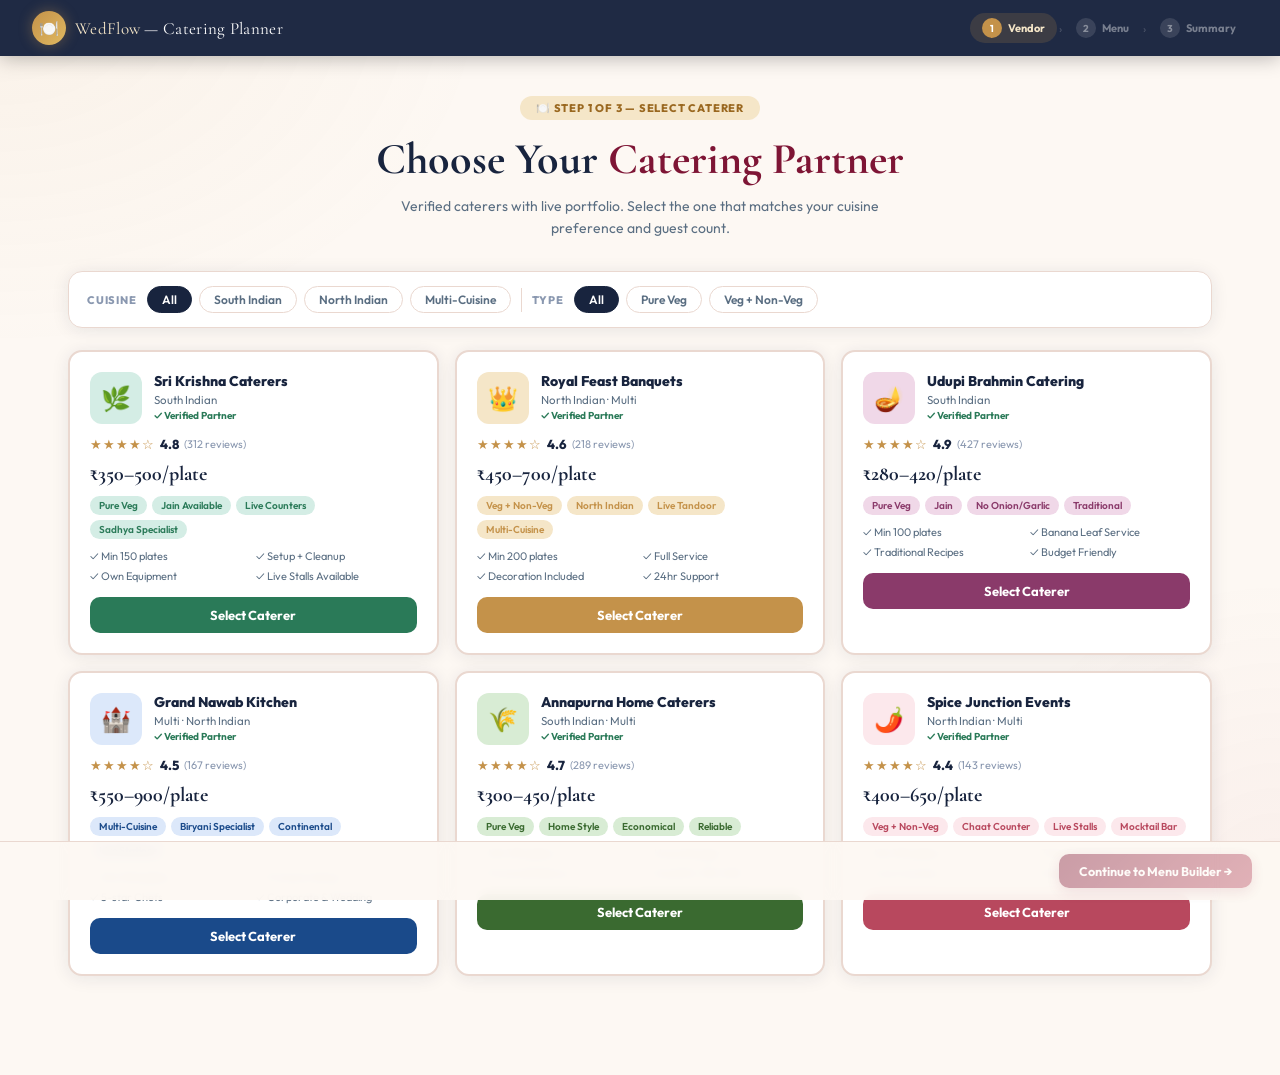
<file: projects/wedflow/index.html>
<!DOCTYPE html>
<html lang="en">
<head>
<meta charset="UTF-8">
<meta name="viewport" content="width=device-width, initial-scale=1.0">
<title>WedFlow — Catering & Menu Planner</title>
<link href="https://fonts.googleapis.com/css2?family=Cormorant+Garamond:ital,wght@0,500;0,600;0,700;1,500&family=Outfit:wght@300;400;500;600;700;800&display=swap" rel="stylesheet">
<style>
:root{
  --navy:#18243e;--navy2:#243058;--rose:#b8485e;--rose-dk:#7e1535;
  --rose-lt:#fce8ec;--gold:#c4924a;--gold-lt:#f5e6c8;--gold-dk:#9a6820;
  --cream:#fdf8f3;--cream2:#f8f0e8;--cream3:#f0e4d8;
  --green:#2a7a58;--green-lt:#d4ede5;--amber:#c47a10;--amber-lt:#fff0cc;
  --muted:#8a98b0;--text:#1c2b3a;--textlt:#5a6e82;
  --white:#fff;--border:#ead8d0;
  --shadow:0 2px 18px rgba(24,36,62,.09);
  --shadow-lg:0 10px 36px rgba(24,36,62,.15);
  --r:14px;--r-sm:9px;
  --cart-w:340px;
}
*,*::before,*::after{margin:0;padding:0;box-sizing:border-box;}
html{font-size:14px;scroll-behavior:smooth;}
body{font-family:'Outfit',sans-serif;background:var(--cream);color:var(--text);overflow-x:hidden;}
button,input,select{font-family:'Outfit',sans-serif;}button{cursor:pointer;border:none;background:none;}
img{max-width:100%;}

/* ── BG Mesh ── */
body::before{content:'';position:fixed;inset:0;z-index:0;pointer-events:none;
  background:radial-gradient(ellipse 700px 500px at 0 0,rgba(196,146,74,.06) 0,transparent 70%),
  radial-gradient(ellipse 500px 500px at 100% 100%,rgba(184,72,94,.05) 0,transparent 65%);}

/* ── HEADER ── */
.hdr{position:sticky;top:0;z-index:300;height:56px;background:rgba(24,36,62,.97);
  backdrop-filter:blur(12px);display:flex;align-items:center;justify-content:space-between;
  padding:0 clamp(14px,3vw,32px);box-shadow:0 2px 20px rgba(0,0,0,.28);}
.hdr-brand{display:flex;align-items:center;gap:9px;}
.hdr-gem{width:34px;height:34px;border-radius:50%;background:linear-gradient(135deg,var(--gold),#e0b860);
  display:flex;align-items:center;justify-content:center;font-size:16px;
  box-shadow:0 0 14px rgba(196,146,74,.4);}
.hdr-title{font-family:'Cormorant Garamond',serif;font-size:clamp(13px,2vw,17px);color:#fff;letter-spacing:.3px;}
.hdr-title em{color:var(--gold-lt);font-style:normal;}
.hdr-steps{display:flex;align-items:center;gap:0;}
.hdr-step{display:flex;align-items:center;gap:0;}
.step-node{display:flex;align-items:center;gap:6px;padding:5px 12px;border-radius:20px;
  font-size:11px;font-weight:700;color:rgba(255,255,255,.4);transition:all .3s;white-space:nowrap;}
.step-node.active{background:rgba(196,146,74,.18);color:var(--gold-lt);}
.step-node.done{color:rgba(255,255,255,.7);}
.step-node .num{width:20px;height:20px;border-radius:50%;background:rgba(255,255,255,.12);
  display:flex;align-items:center;justify-content:center;font-size:10px;}
.step-node.active .num{background:var(--gold);color:#fff;}
.step-node.done .num{background:var(--green);color:#fff;}
.step-sep{color:rgba(255,255,255,.2);font-size:12px;padding:0 2px;}
@media(max-width:600px){.step-node span:last-child{display:none;}.step-sep{display:none;}}

/* ── SCREENS ── */
.screen{display:none;position:relative;z-index:1;animation:fadeUp .4s ease both;}
.screen.active{display:block;}
@keyframes fadeUp{from{opacity:0;transform:translateY(10px);}to{opacity:1;transform:none;}}

/* ══════════════════════════════════════
   SCREEN 1 — VENDOR SELECTION
══════════════════════════════════════ */
.s1{max-width:1200px;margin:0 auto;padding:clamp(20px,4vw,40px) clamp(14px,3vw,28px);}
.page-hero{text-align:center;padding-bottom:32px;}
.page-tag{display:inline-flex;align-items:center;gap:6px;background:var(--gold-lt);color:var(--gold-dk);
  padding:5px 16px;border-radius:20px;font-size:11px;font-weight:800;letter-spacing:.8px;
  text-transform:uppercase;margin-bottom:14px;}
.page-h1{font-family:'Cormorant Garamond',serif;font-size:clamp(26px,5vw,44px);font-weight:700;
  color:var(--navy);line-height:1.15;margin-bottom:10px;}
.page-h1 span{color:var(--rose-dk);}
.page-sub{font-size:clamp(12px,1.6vw,14px);color:var(--textlt);max-width:480px;margin:0 auto;line-height:1.6;}

/* filters */
.filter-bar{display:flex;flex-wrap:wrap;align-items:center;gap:10px;margin-bottom:22px;
  background:var(--white);padding:14px 18px;border-radius:var(--r);box-shadow:var(--shadow);border:1px solid var(--border);}
.filter-label{font-size:11px;font-weight:800;color:var(--muted);letter-spacing:.8px;text-transform:uppercase;}
.filter-chips{display:flex;flex-wrap:wrap;gap:7px;}
.fchip{padding:5px 14px;border-radius:20px;border:1.5px solid var(--border);
  font-size:12px;font-weight:600;color:var(--textlt);transition:all .2s;background:var(--white);}
.fchip:hover,.fchip.active{background:var(--navy);color:#fff;border-color:var(--navy);}
.filter-sep{width:1px;height:24px;background:var(--border);}

/* vendor grid */
.vendor-grid{display:grid;grid-template-columns:repeat(auto-fill,minmax(280px,1fr));gap:16px;}
.vcard{background:var(--white);border-radius:var(--r);padding:20px;border:2px solid var(--border);
  box-shadow:var(--shadow);cursor:pointer;transition:all .25s;position:relative;overflow:hidden;}
.vcard::before{content:'';position:absolute;top:0;left:0;right:0;height:4px;
  background:var(--vc-color,var(--rose));transform:scaleX(0);transform-origin:left;transition:transform .3s;}
.vcard:hover{transform:translateY(-4px);box-shadow:var(--shadow-lg);border-color:var(--vc-color,var(--rose));}
.vcard:hover::before,.vcard.selected::before{transform:scaleX(1);}
.vcard.selected{border-color:var(--vc-color,var(--rose));background:linear-gradient(160deg,var(--vc-bg,var(--rose-lt)) 0%,var(--white) 60%);}
.vc-top{display:flex;align-items:flex-start;gap:12px;margin-bottom:12px;}
.vc-avatar{width:52px;height:52px;border-radius:12px;flex-shrink:0;display:flex;align-items:center;
  justify-content:center;font-size:24px;background:var(--vc-bg,var(--rose-lt));}
.vc-info{flex:1;min-width:0;}
.vc-name{font-weight:800;font-size:14px;color:var(--navy);margin-bottom:2px;}
.vc-cuisine{font-size:11.5px;color:var(--textlt);}
.vc-verified{display:flex;align-items:center;gap:4px;font-size:10px;font-weight:700;color:var(--green);margin-top:2px;}
.vc-stars{display:flex;align-items:center;gap:5px;margin-bottom:10px;}
.stars{color:var(--gold);font-size:13px;letter-spacing:1px;}
.rating-num{font-weight:800;font-size:13px;color:var(--navy);}
.rating-cnt{font-size:11px;color:var(--muted);}
.vc-price{font-family:'Cormorant Garamond',serif;font-size:20px;font-weight:700;color:var(--navy);}
.vc-price-sub{font-size:10.5px;color:var(--muted);}
.vc-tags{display:flex;flex-wrap:wrap;gap:5px;margin:10px 0;}
.vtag{padding:3px 9px;border-radius:20px;font-size:10px;font-weight:600;
  background:var(--vc-bg,var(--rose-lt));color:var(--vc-color,var(--rose-dk));}
.vc-specs{display:grid;grid-template-columns:1fr 1fr;gap:6px;margin-bottom:14px;}
.vc-spec{font-size:11px;color:var(--textlt);display:flex;align-items:center;gap:5px;}
.vc-select-btn{width:100%;padding:10px;border-radius:10px;font-size:13px;font-weight:700;
  background:var(--vc-color,var(--rose));color:#fff;transition:all .2s;}
.vc-select-btn:hover{filter:brightness(1.1);transform:translateY(-1px);}
.vcard.selected .vc-select-btn{background:var(--green);color:#fff;}
.vcard.selected .vc-select-btn::before{content:'✓ ';}

/* ══════════════════════════════════════
   SCREEN 2 — MENU BUILDER
══════════════════════════════════════ */
.s2{display:grid;grid-template-columns:1fr var(--cart-w);gap:18px;
  max-width:1300px;margin:0 auto;padding:18px clamp(14px,3vw,24px);min-height:calc(100vh - 56px);}
@media(max-width:1000px){.s2{grid-template-columns:1fr;}}

/* left panel */
.menu-panel{min-width:0;}
.menu-top-bar{display:flex;align-items:center;justify-content:space-between;
  flex-wrap:wrap;gap:12px;margin-bottom:16px;}
.menu-top-info{display:flex;align-items:center;gap:10px;flex-wrap:wrap;}
.vendor-pill{display:flex;align-items:center;gap:7px;background:var(--white);
  border:1.5px solid var(--border);border-radius:20px;padding:6px 14px;font-size:12px;font-weight:600;}
.vendor-pill .vp-ico{font-size:16px;}
.guest-count-bar{display:flex;align-items:center;gap:10px;background:var(--white);
  border:1.5px solid var(--border);border-radius:20px;padding:6px 14px;}
.gc-label{font-size:11px;font-weight:700;color:var(--muted);}
.gc-input{width:70px;border:none;outline:none;font-size:15px;font-weight:800;color:var(--navy);
  text-align:center;background:transparent;}
.gc-btn{width:26px;height:26px;border-radius:50%;background:var(--navy);color:#fff;
  display:flex;align-items:center;justify-content:center;font-size:14px;font-weight:700;transition:background .2s;}
.gc-btn:hover{background:var(--rose);}

/* meal tabs */
.meal-tabs{display:flex;overflow-x:auto;gap:0;scrollbar-width:none;
  background:var(--white);border-radius:var(--r);box-shadow:var(--shadow);
  border:1px solid var(--border);margin-bottom:16px;padding:6px;}
.meal-tabs::-webkit-scrollbar{display:none;}
.mtab{flex-shrink:0;display:flex;align-items:center;gap:7px;padding:9px 16px;
  border-radius:10px;font-size:12.5px;font-weight:700;color:var(--textlt);
  transition:all .2s;cursor:pointer;white-space:nowrap;}
.mtab:hover{background:var(--cream2);color:var(--navy);}
.mtab.active{background:var(--navy);color:#fff;}
.mtab .mtab-ico{font-size:16px;}
.mtab-count{background:var(--rose);color:#fff;width:18px;height:18px;border-radius:50%;
  font-size:9px;font-weight:800;display:flex;align-items:center;justify-content:center;flex-shrink:0;}

/* menu sections */
.meal-panel{display:none;animation:fadeUp .3s ease both;}
.meal-panel.active{display:block;}
.msection{margin-bottom:20px;}
.msection-title{display:flex;align-items:center;gap:8px;margin-bottom:12px;
  font-weight:800;font-size:12px;letter-spacing:.7px;text-transform:uppercase;color:var(--muted);}
.msection-line{flex:1;height:1px;background:var(--border);}
.items-grid{display:grid;grid-template-columns:repeat(auto-fill,minmax(200px,1fr));gap:10px;}

/* menu item card */
.mitem{background:var(--white);border-radius:var(--r-sm);padding:12px 13px;
  border:1.5px solid var(--border);transition:all .22s;cursor:pointer;position:relative;}
.mitem:hover{border-color:var(--item-color,var(--rose));box-shadow:var(--shadow);}
.mitem.selected{border-color:var(--item-color,var(--rose));
  background:linear-gradient(160deg,var(--item-bg,var(--rose-lt)) 0%,var(--white) 80%);}
.mitem-top{display:flex;align-items:flex-start;justify-content:space-between;margin-bottom:6px;}
.mitem-name{font-weight:700;font-size:12.5px;color:var(--navy);line-height:1.3;flex:1;margin-right:6px;}
.diet-dot{width:12px;height:12px;border-radius:2px;border:1.5px solid;flex-shrink:0;margin-top:2px;}
.diet-dot.veg{border-color:#2a7a58;background:#2a7a58;}
.diet-dot.nonveg{border-color:#b8485e;background:#b8485e;}
.diet-dot.jain{border-color:#c4924a;background:#c4924a;}
.mitem-desc{font-size:10.5px;color:var(--muted);margin-bottom:8px;line-height:1.4;}
.mitem-bottom{display:flex;align-items:center;justify-content:space-between;}
.mitem-price{font-family:'Cormorant Garamond',serif;font-size:16px;font-weight:700;color:var(--navy);}
.mitem-price span{font-size:10px;font-weight:500;color:var(--muted);font-family:'Outfit',sans-serif;}
.mitem-add{width:28px;height:28px;border-radius:8px;background:var(--item-color,var(--rose));
  color:#fff;display:flex;align-items:center;justify-content:center;font-size:16px;
  font-weight:700;transition:all .2s;flex-shrink:0;}
.mitem.selected .mitem-add{background:var(--green);font-size:12px;}
.mitem-qty-row{display:flex;align-items:center;justify-content:space-between;
  margin-top:8px;padding-top:8px;border-top:1px solid var(--border);}
.qty-ctrl{display:flex;align-items:center;gap:6px;}
.qty-btn{width:24px;height:24px;border-radius:6px;background:var(--cream2);
  font-size:14px;font-weight:700;color:var(--navy);display:flex;align-items:center;justify-content:center;transition:background .2s;}
.qty-btn:hover{background:var(--navy);color:#fff;}
.qty-val{font-size:13px;font-weight:800;color:var(--navy);min-width:32px;text-align:center;}
.qty-unit{font-size:10px;color:var(--muted);}
.ai-btn{display:flex;align-items:center;gap:4px;font-size:10px;font-weight:700;
  color:var(--gold-dk);background:var(--gold-lt);padding:4px 8px;border-radius:20px;transition:all .2s;}
.ai-btn:hover{background:var(--gold);color:#fff;}

/* ── AI SUGGESTION PANEL ── */
.ai-panel{position:fixed;inset:0;z-index:500;display:none;align-items:flex-end;justify-content:center;}
.ai-panel.open{display:flex;}
.ai-overlay{position:absolute;inset:0;background:rgba(24,36,62,.55);backdrop-filter:blur(4px);}
.ai-sheet{position:relative;z-index:1;background:var(--white);border-radius:20px 20px 0 0;
  width:100%;max-width:700px;max-height:88vh;overflow-y:auto;padding:24px;
  animation:slideUp .3s ease both;box-shadow:var(--shadow-lg);}
@media(min-width:760px){.ai-sheet{border-radius:20px;max-height:80vh;margin-bottom:0;align-self:center;}}
@keyframes slideUp{from{transform:translateY(30px);opacity:0;}to{transform:none;opacity:1;}}
.ai-sheet-hdr{display:flex;align-items:flex-start;justify-content:space-between;margin-bottom:18px;}
.ai-sheet-title{font-family:'Cormorant Garamond',serif;font-size:22px;font-weight:700;color:var(--navy);}
.ai-sheet-sub{font-size:12px;color:var(--textlt);margin-top:2px;}
.ai-close{width:32px;height:32px;border-radius:50%;background:var(--cream2);color:var(--textlt);
  font-size:18px;display:flex;align-items:center;justify-content:center;flex-shrink:0;}
.ai-close:hover{background:var(--navy);color:#fff;}
.ai-thinking{display:flex;align-items:center;gap:10px;padding:14px;background:linear-gradient(135deg,var(--navy),var(--navy2));
  border-radius:12px;margin-bottom:16px;color:#fff;}
.ai-thinking-dots{display:flex;gap:4px;}
.ai-dot{width:7px;height:7px;border-radius:50%;background:var(--gold);animation:blink 1.2s ease infinite;}
.ai-dot:nth-child(2){animation-delay:.2s;}
.ai-dot:nth-child(3){animation-delay:.4s;}
@keyframes blink{0%,100%{opacity:.3;transform:scale(.8);}50%{opacity:1;transform:scale(1);}}
.ai-typing{font-size:13px;color:rgba(255,255,255,.75);}
.ai-result{display:none;}
.ai-current-item{display:flex;align-items:center;justify-content:space-between;
  padding:12px 14px;background:var(--cream2);border-radius:10px;margin-bottom:14px;border:1px solid var(--border);}
.aic-left{display:flex;align-items:center;gap:10px;}
.aic-icon{font-size:20px;}
.aic-name{font-weight:700;font-size:13px;color:var(--navy);}
.aic-price{font-size:12px;color:var(--textlt);}
.aic-tag{font-size:10.5px;font-weight:700;padding:3px 8px;border-radius:20px;background:var(--rose-lt);color:var(--rose-dk);}
.ai-alts-label{font-size:11px;font-weight:800;letter-spacing:.8px;text-transform:uppercase;
  color:var(--muted);margin-bottom:10px;display:flex;align-items:center;gap:7px;}
.ai-alts-label::after{content:'';flex:1;height:1px;background:var(--border);}
.alt-card{background:var(--cream);border:1.5px solid var(--border);border-radius:12px;
  padding:14px 16px;margin-bottom:10px;transition:all .2s;cursor:pointer;}
.alt-card:hover{border-color:var(--green);background:var(--green-lt);}
.alt-card.recommended{border-color:var(--gold);background:var(--gold-lt);}
.alt-top{display:flex;align-items:flex-start;justify-content:space-between;margin-bottom:6px;}
.alt-name-row{display:flex;align-items:center;gap:7px;}
.alt-name{font-weight:700;font-size:13px;color:var(--navy);}
.alt-badge{font-size:9.5px;font-weight:800;padding:3px 8px;border-radius:20px;letter-spacing:.4px;}
.alt-badge.best{background:#fff0cc;color:var(--gold-dk);}
.alt-badge.cheap{background:var(--green-lt);color:var(--green);}
.alt-badge.popular{background:var(--rose-lt);color:var(--rose-dk);}
.alt-savings{text-align:right;}
.alt-price{font-family:'Cormorant Garamond',serif;font-size:18px;font-weight:700;color:var(--navy);}
.alt-save-amt{font-size:11px;font-weight:700;color:var(--green);display:flex;align-items:center;gap:3px;justify-content:flex-end;}
.alt-reason{font-size:12px;color:var(--textlt);line-height:1.55;margin-bottom:10px;}
.alt-calc{background:var(--white);border-radius:8px;padding:8px 12px;display:flex;align-items:center;
  justify-content:space-between;border:1px solid var(--border);}
.alt-calc-txt{font-size:11px;color:var(--textlt);}
.alt-calc-amt{font-size:13px;font-weight:800;color:var(--green);}
.apply-btn{width:100%;padding:10px;border-radius:10px;background:var(--green);color:#fff;
  font-size:13px;font-weight:700;transition:all .2s;margin-top:6px;}
.apply-btn:hover{filter:brightness(1.1);}
.ai-footer-note{font-size:11px;color:var(--muted);text-align:center;padding-top:14px;
  border-top:1px solid var(--border);margin-top:4px;line-height:1.6;}

/* ── CART SIDEBAR ── */
.cart-sidebar{position:sticky;top:74px;align-self:flex-start;height:fit-content;
  max-height:calc(100vh - 90px);overflow-y:auto;scrollbar-width:thin;
  scrollbar-color:var(--border) transparent;}
.cart-sidebar::-webkit-scrollbar{width:4px;}
.cart-sidebar::-webkit-scrollbar-thumb{background:var(--border);border-radius:4px;}
.cart-card{background:var(--white);border-radius:var(--r);box-shadow:var(--shadow);
  border:1px solid var(--border);overflow:hidden;}
.cart-hdr{background:var(--navy);color:#fff;padding:14px 16px;display:flex;align-items:center;justify-content:space-between;}
.cart-hdr-title{font-weight:800;font-size:13px;display:flex;align-items:center;gap:7px;}
.cart-count{background:var(--rose);color:#fff;padding:2px 8px;border-radius:10px;font-size:11px;font-weight:800;}
.cart-body{padding:0;}
.cart-meal-group{border-bottom:1px solid var(--border);}
.cart-meal-group:last-child{border-bottom:none;}
.cmg-hdr{display:flex;align-items:center;justify-content:space-between;padding:10px 14px;
  background:var(--cream2);cursor:pointer;font-size:12px;font-weight:700;color:var(--navy);}
.cmg-hdr:hover{background:var(--cream3);}
.cmg-ico{font-size:14px;margin-right:4px;}
.cmg-items{padding:6px 14px 8px;}
.citem{display:flex;align-items:center;justify-content:space-between;padding:5px 0;
  border-bottom:1px dashed #f5ebe0;}
.citem:last-child{border-bottom:none;}
.ci-name{font-size:11.5px;font-weight:600;color:var(--text);flex:1;min-width:0;margin-right:6px;}
.ci-qty{font-size:10.5px;color:var(--muted);flex-shrink:0;}
.ci-amt{font-size:11.5px;font-weight:700;color:var(--navy);flex-shrink:0;min-width:48px;text-align:right;}
.ci-remove{color:var(--rose);font-size:13px;padding:0 4px;flex-shrink:0;transition:transform .2s;}
.ci-remove:hover{transform:scale(1.2);}
.cart-footer{padding:14px 16px;}
.cart-summary-row{display:flex;justify-content:space-between;padding:4px 0;font-size:12.5px;}
.cart-summary-row.total{font-weight:800;font-size:14px;border-top:2px solid var(--border);padding-top:10px;margin-top:4px;color:var(--navy);}
.cart-summary-row .amt{font-family:'Cormorant Garamond',serif;font-size:16px;font-weight:700;}
.cart-summary-row.total .amt{font-size:20px;color:var(--rose-dk);}
.cart-cta{width:100%;padding:12px;border-radius:10px;margin-top:12px;
  background:linear-gradient(135deg,var(--rose-dk),var(--rose));color:#fff;
  font-size:14px;font-weight:700;box-shadow:0 4px 14px rgba(126,21,53,.3);transition:all .2s;}
.cart-cta:hover{transform:translateY(-2px);box-shadow:0 8px 22px rgba(126,21,53,.4);}
.cart-empty{text-align:center;padding:32px 20px;color:var(--muted);}
.cart-empty .ico{font-size:36px;margin-bottom:10px;}
.cart-empty p{font-size:12px;line-height:1.6;}

/* Mobile cart strip */
.mobile-cart-strip{display:none;}
@media(max-width:1000px){
  .cart-sidebar{display:none;}
  .mobile-cart-strip{
    display:flex;position:fixed;bottom:0;left:0;right:0;z-index:200;
    background:var(--navy);color:#fff;padding:12px 20px;align-items:center;
    justify-content:space-between;box-shadow:0 -4px 20px rgba(0,0,0,.25);}
  .mcs-left{display:flex;flex-direction:column;gap:2px;}
  .mcs-items{font-size:12px;font-weight:600;color:rgba(255,255,255,.65);}
  .mcs-total{font-family:'Cormorant Garamond',serif;font-size:22px;font-weight:700;color:#fff;}
  .mcs-btn{padding:10px 22px;border-radius:10px;background:var(--rose);color:#fff;
    font-size:13px;font-weight:700;transition:all .2s;}
  .mcs-btn:hover{background:var(--rose-dk);}
  .menu-panel{padding-bottom:90px;}
  .s2{padding-bottom:0;}
}

/* ══════════════════════════════════════
   SCREEN 3 — SUMMARY
══════════════════════════════════════ */
.s3{max-width:1000px;margin:0 auto;padding:clamp(20px,4vw,40px) clamp(14px,3vw,28px) 60px;}
.s3-hdr{display:flex;align-items:flex-start;justify-content:space-between;flex-wrap:wrap;gap:14px;margin-bottom:24px;}
.s3-title{font-family:'Cormorant Garamond',serif;font-size:clamp(24px,4vw,36px);font-weight:700;color:var(--navy);}
.s3-actions{display:flex;gap:10px;flex-wrap:wrap;}
.btn-outline{padding:9px 18px;border-radius:10px;font-size:12.5px;font-weight:700;
  border:2px solid var(--border);color:var(--textlt);transition:all .2s;}
.btn-outline:hover{border-color:var(--navy);color:var(--navy);}
.btn-solid{padding:9px 20px;border-radius:10px;font-size:12.5px;font-weight:700;
  background:var(--navy);color:#fff;transition:all .2s;}
.btn-solid:hover{background:var(--navy2);}
.btn-rose{background:linear-gradient(135deg,var(--rose-dk),var(--rose));color:#fff;padding:9px 20px;
  border-radius:10px;font-size:12.5px;font-weight:700;transition:all .2s;
  box-shadow:0 4px 14px rgba(126,21,53,.25);}
.btn-rose:hover{transform:translateY(-2px);}
/* summary banner */
.s3-banner{display:grid;grid-template-columns:repeat(auto-fit,minmax(130px,1fr));gap:0;
  background:linear-gradient(135deg,var(--navy),var(--navy2));border-radius:var(--r);
  overflow:hidden;margin-bottom:20px;box-shadow:var(--shadow-lg);}
.s3-bitem{padding:18px 16px;border-right:1px solid rgba(255,255,255,.1);}
.s3-bitem:last-child{border-right:none;}
.s3-bl{font-size:10px;font-weight:800;letter-spacing:.8px;text-transform:uppercase;
  color:rgba(255,255,255,.5);margin-bottom:5px;}
.s3-bv{font-family:'Cormorant Garamond',serif;font-size:22px;font-weight:700;color:#fff;}
.s3-bs{font-size:10.5px;color:rgba(255,255,255,.45);}
@media(max-width:600px){.s3-bitem{border-right:none;border-bottom:1px solid rgba(255,255,255,.1);}}
/* meal summary */
.meal-summary-block{background:var(--white);border-radius:var(--r);box-shadow:var(--shadow);
  border:1px solid var(--border);margin-bottom:14px;overflow:hidden;}
.msb-hdr{display:flex;align-items:center;justify-content:space-between;
  padding:12px 18px;background:var(--cream2);border-bottom:1px solid var(--border);}
.msb-hdr-left{display:flex;align-items:center;gap:8px;font-weight:800;font-size:13px;color:var(--navy);}
.msb-hdr-right{font-family:'Cormorant Garamond',serif;font-size:18px;font-weight:700;color:var(--rose-dk);}
.msb-body{padding:14px 18px;}
.msb-table{width:100%;border-collapse:collapse;}
.msb-table th{text-align:left;font-size:10.5px;font-weight:800;letter-spacing:.7px;text-transform:uppercase;
  color:var(--muted);padding:6px 8px;border-bottom:2px solid var(--border);}
.msb-table td{padding:8px 8px;font-size:12.5px;border-bottom:1px solid #f5ebe0;vertical-align:middle;}
.msb-table tr:last-child td{border-bottom:none;}
.msb-table .item-name{font-weight:600;color:var(--navy);}
.msb-table .item-diet{width:12px;height:12px;border-radius:2px;border:1.5px solid;display:inline-block;}
.msb-table .item-diet.veg{border-color:#2a7a58;background:#2a7a58;}
.msb-table .item-diet.nonveg{border-color:#b8485e;background:#b8485e;}
.msb-table .item-diet.jain{border-color:#c4924a;background:#c4924a;}
.amt-cell{font-weight:700;color:var(--navy);text-align:right;}
/* grand total */
.grand-total-card{background:var(--navy);border-radius:var(--r);padding:20px 24px;
  display:flex;align-items:center;justify-content:space-between;flex-wrap:wrap;gap:14px;
  color:#fff;box-shadow:var(--shadow-lg);}
.gt-label{font-size:13px;font-weight:600;color:rgba(255,255,255,.6);}
.gt-amount{font-family:'Cormorant Garamond',serif;font-size:36px;font-weight:700;color:#fff;}
.gt-sub{font-size:11px;color:rgba(255,255,255,.45);}

/* ── TOAST ── */
.toast{position:fixed;bottom:24px;right:20px;z-index:9999;background:var(--navy);color:#fff;
  padding:11px 18px;border-radius:12px;font-size:12.5px;font-weight:600;
  box-shadow:var(--shadow-lg);display:flex;align-items:center;gap:8px;
  transform:translateY(20px);opacity:0;transition:all .3s;pointer-events:none;}
.toast.show{transform:none;opacity:1;}
.t-ico{color:var(--gold);font-size:15px;}

/* ── NAV BOTTOM BTNS ── */
.nav-btns{display:flex;gap:10px;align-items:center;justify-content:flex-end;flex-wrap:wrap;
  padding:12px clamp(14px,3vw,28px);background:rgba(253,248,243,.95);backdrop-filter:blur(6px);
  border-top:1px solid var(--border);position:sticky;bottom:0;z-index:100;}
</style>
</head>
<body>

<!-- HEADER -->
<header class="hdr">
  <div class="hdr-brand">
    <div class="hdr-gem">🍽️</div>
    <div class="hdr-title"><em>WedFlow</em> — Catering Planner</div>
  </div>
  <div class="hdr-steps">
    <div class="hdr-step">
      <div class="step-node active" id="sn1"><div class="num">1</div><span>Vendor</span></div>
      <div class="step-sep">›</div>
      <div class="step-node" id="sn2"><div class="num">2</div><span>Menu</span></div>
      <div class="step-sep">›</div>
      <div class="step-node" id="sn3"><div class="num">3</div><span>Summary</span></div>
    </div>
  </div>
</header>

<!-- ══════════ SCREEN 1: VENDOR ══════════ -->
<div class="screen active" id="sc1">
<div class="s1">
  <div class="page-hero">
    <div class="page-tag">🍽️ Step 1 of 3 — Select Caterer</div>
    <h1 class="page-h1">Choose Your <span>Catering Partner</span></h1>
    <p class="page-sub">Verified caterers with live portfolio. Select the one that matches your cuisine preference and guest count.</p>
  </div>

  <div class="filter-bar">
    <span class="filter-label">Cuisine</span>
    <div class="filter-chips" id="cuisineFilters">
      <button class="fchip active" onclick="filterVendors('all',this)">All</button>
      <button class="fchip" onclick="filterVendors('south-indian',this)">South Indian</button>
      <button class="fchip" onclick="filterVendors('north-indian',this)">North Indian</button>
      <button class="fchip" onclick="filterVendors('multi',this)">Multi-Cuisine</button>
    </div>
    <div class="filter-sep"></div>
    <span class="filter-label">Type</span>
    <div class="filter-chips" id="dietFilters">
      <button class="fchip active" onclick="filterDiet('all',this)">All</button>
      <button class="fchip" onclick="filterDiet('veg',this)">Pure Veg</button>
      <button class="fchip" onclick="filterDiet('nonveg',this)">Veg + Non-Veg</button>
    </div>
  </div>

  <div class="vendor-grid" id="vendorGrid"></div>
</div>
<div class="nav-btns">
  <button class="btn-rose" id="vendorNextBtn" onclick="goToMenu()" disabled style="opacity:.4;cursor:not-allowed;">
    Continue to Menu Builder →
  </button>
</div>
</div>

<!-- ══════════ SCREEN 2: MENU BUILDER ══════════ -->
<div class="screen" id="sc2">
<div class="s2">

  <!-- LEFT: MENU PANEL -->
  <div class="menu-panel">
    <div class="menu-top-bar">
      <div class="menu-top-info">
        <div class="vendor-pill"><span class="vp-ico" id="mpVendorIco">🍛</span><span id="mpVendorName">Selected Vendor</span></div>
        <div class="guest-count-bar">
          <button class="gc-btn" onclick="adjGuests(-25)">−</button>
          <div class="gc-label">Guests:</div>
          <input class="gc-input" type="number" id="guestInput" value="350" min="50" step="25" oninput="onGuestChange()">
          <button class="gc-btn" onclick="adjGuests(25)">+</button>
        </div>
      </div>
      <div style="display:flex;gap:8px;">
        <button class="btn-outline" onclick="goTo(1)">← Change Vendor</button>
      </div>
    </div>

    <!-- DIET LEGEND -->
    <div style="display:flex;gap:14px;align-items:center;margin-bottom:12px;flex-wrap:wrap;font-size:11.5px;color:var(--textlt);">
      <div style="display:flex;align-items:center;gap:5px;"><div class="diet-dot veg"></div>Vegetarian</div>
      <div style="display:flex;align-items:center;gap:5px;"><div class="diet-dot nonveg"></div>Non-Vegetarian</div>
      <div style="display:flex;align-items:center;gap:5px;"><div class="diet-dot jain"></div>Jain</div>
      <button class="ai-btn" onclick="runAIBulkSuggest()">🤖 AI Suggest Alternatives for All</button>
    </div>

    <!-- MEAL TABS -->
    <div class="meal-tabs" id="mealTabs"></div>

    <!-- MEAL PANELS -->
    <div id="mealPanels"></div>
  </div>

  <!-- RIGHT: CART SIDEBAR -->
  <div class="cart-sidebar">
    <div class="cart-card">
      <div class="cart-hdr">
        <div class="cart-hdr-title">🛒 My Menu <span class="cart-count" id="cartCount">0</span></div>
        <span style="font-size:11px;color:rgba(255,255,255,.55)" id="cartGuests">350 guests</span>
      </div>
      <div class="cart-body" id="cartBody">
        <div class="cart-empty"><div class="ico">🍽️</div><p>No items selected yet.<br>Browse meals below and add items.</p></div>
      </div>
      <div class="cart-footer" id="cartFooter" style="display:none;">
        <div class="cart-summary-row"><span>Subtotal (per plate)</span><span class="amt" id="cSubPP">₹0</span></div>
        <div class="cart-summary-row"><span>× <span id="cGuests2">350</span> guests</span><span class="amt" id="cTotal2">₹0</span></div>
        <div class="cart-summary-row total"><span>Total Catering</span><span class="amt" id="cGrandTotal">₹0</span></div>
        <button class="cart-cta" onclick="goTo(3)">View Full Summary →</button>
      </div>
    </div>
  </div>

</div>

<!-- Mobile cart strip -->
<div class="mobile-cart-strip">
  <div class="mcs-left">
    <div class="mcs-items" id="mcsItems">0 items selected</div>
    <div class="mcs-total" id="mcsTotal">₹0</div>
  </div>
  <button class="mcs-btn" onclick="goTo(3)">View Summary →</button>
</div>
</div>

<!-- ══════════ SCREEN 3: SUMMARY ══════════ -->
<div class="screen" id="sc3">
<div class="s3">
  <div class="s3-hdr">
    <div>
      <div style="font-size:11px;font-weight:800;letter-spacing:.8px;text-transform:uppercase;color:var(--gold-dk);margin-bottom:5px;">Step 3 — Review &amp; Confirm</div>
      <div class="s3-title">Catering Summary</div>
    </div>
    <div class="s3-actions">
      <button class="btn-outline" onclick="goTo(2)">← Edit Menu</button>
      <button class="btn-solid" onclick="exportSummary()">📄 Export PDF</button>
      <button class="btn-rose" onclick="confirmOrder()">✓ Confirm Catering Plan</button>
    </div>
  </div>

  <div class="s3-banner">
    <div class="s3-bitem"><div class="s3-bl">Vendor</div><div class="s3-bv" id="s3Vendor" style="font-size:15px;"></div></div>
    <div class="s3-bitem"><div class="s3-bl">Total Guests</div><div class="s3-bv" id="s3Guests">350</div><div class="s3-bs">persons</div></div>
    <div class="s3-bitem"><div class="s3-bl">Total Items</div><div class="s3-bv" id="s3Items">0</div><div class="s3-bs">dishes</div></div>
    <div class="s3-bitem"><div class="s3-bl">Per Plate Cost</div><div class="s3-bv" id="s3PP">₹0</div><div class="s3-bs">avg</div></div>
    <div class="s3-bitem"><div class="s3-bl">Total Budget</div><div class="s3-bv" id="s3Total">₹0</div><div class="s3-bs">estimate</div></div>
  </div>

  <div id="s3MealSummaries"></div>

  <div class="grand-total-card">
    <div>
      <div class="gt-label">ESTIMATED TOTAL CATERING COST</div>
      <div class="gt-amount" id="gtAmount">₹0</div>
      <div class="gt-sub" id="gtSub">for 0 guests</div>
    </div>
    <button class="btn-rose" onclick="confirmOrder()" style="font-size:14px;padding:12px 28px;">✓ Confirm &amp; Save Plan</button>
  </div>
</div>
</div>

<!-- ══════════ AI SUGGESTION PANEL ══════════ -->
<div class="ai-panel" id="aiPanel">
  <div class="ai-overlay" onclick="closeAI()"></div>
  <div class="ai-sheet">
    <div class="ai-sheet-hdr">
      <div>
        <div class="ai-sheet-title">🤖 AI Alternative Suggestions</div>
        <div class="ai-sheet-sub">Smart, budget-friendly substitutes for your selection</div>
      </div>
      <button class="ai-close" onclick="closeAI()">✕</button>
    </div>
    <div class="ai-thinking" id="aiThinking">
      <div class="ai-thinking-dots"><div class="ai-dot"></div><div class="ai-dot"></div><div class="ai-dot"></div></div>
      <div class="ai-typing" id="aiTyping">Analysing your item and searching for the best alternatives…</div>
    </div>
    <div class="ai-result" id="aiResult"></div>
    <div class="ai-footer-note">💡 AI suggestions are based on cuisine popularity, cost data, and guest satisfaction trends from 1,200+ Indian weddings. Tap any alternative to swap your item.</div>
  </div>
</div>

<!-- TOAST -->
<div class="toast" id="toastEl"><span class="t-ico">✦</span><span id="toastTxt"></span></div>

<script>
/* ══════════════════════════════
   DATA
══════════════════════════════ */
const VENDORS = [
  { id:'v1', name:'Sri Krishna Caterers', emoji:'🌿', cuisine:['south-indian'], diet:'veg',
    rating:4.8, reviews:312, priceMin:350, priceMax:500, minPlates:150,
    color:'#2a7a58', bg:'#d4ede5',
    tags:['Pure Veg','Jain Available','Live Counters','Sadhya Specialist'],
    specs:['Min 150 plates','Setup + Cleanup','Own Equipment','Live Stalls Available'],
    desc:'South India\'s most trusted pure veg caterer. Known for authentic Sadhya, filter coffee, and meticulous hygiene.' },
  { id:'v2', name:'Royal Feast Banquets', emoji:'👑', cuisine:['north-indian','multi'], diet:'all',
    rating:4.6, reviews:218, priceMin:450, priceMax:700, minPlates:200,
    color:'#c4924a', bg:'#f5e6c8',
    tags:['Veg + Non-Veg','North Indian','Live Tandoor','Multi-Cuisine'],
    specs:['Min 200 plates','Full Service','Decoration Included','24hr Support'],
    desc:'Specialises in lavish North Indian spreads with live Tandoor, kebab counters, and grand Biryani setups for weddings.' },
  { id:'v3', name:'Udupi Brahmin Catering', emoji:'🪔', cuisine:['south-indian'], diet:'veg',
    rating:4.9, reviews:427, priceMin:280, priceMax:420, minPlates:100,
    color:'#8a3a6a', bg:'#f0d8e8',
    tags:['Pure Veg','Jain','No Onion/Garlic','Traditional'],
    specs:['Min 100 plates','Banana Leaf Service','Traditional Recipes','Budget Friendly'],
    desc:'Expert in traditional Brahmin wedding meals. Banana leaf Sadhya, Rasam, Sambar — authentic, pure, and affordable.' },
  { id:'v4', name:'Grand Nawab Kitchen', emoji:'🏰', cuisine:['multi','north-indian'], diet:'all',
    rating:4.5, reviews:167, priceMin:550, priceMax:900, minPlates:300,
    color:'#1a4a8a', bg:'#dce8fa',
    tags:['Multi-Cuisine','Biryani Specialist','Continental','Live Stations'],
    specs:['Min 300 plates','Premium Setup','5-star Chefs','Corporate & Wedding'],
    desc:'Celebrity chef-led catering house. Signature Dum Biryani, Continental spread, Mediterranean mezze, and dessert live stations.' },
  { id:'v5', name:'Annapurna Home Caterers', emoji:'🌾', cuisine:['south-indian','multi'], diet:'veg',
    rating:4.7, reviews:289, priceMin:300, priceMax:450, minPlates:100,
    color:'#3a6a30', bg:'#d8ecd4',
    tags:['Pure Veg','Home Style','Economical','Reliable'],
    specs:['Min 100 plates','Home Recipes','Punctual Delivery','Good for 100-500'],
    desc:'Trusted home-style caterer offering hearty, comforting meals at very reasonable prices. Great reviews for freshness and taste.' },
  { id:'v6', name:'Spice Junction Events', emoji:'🌶️', cuisine:['north-indian','multi'], diet:'all',
    rating:4.4, reviews:143, priceMin:400, priceMax:650, minPlates:150,
    color:'#b8485e', bg:'#fce8ec',
    tags:['Veg + Non-Veg','Chaat Counter','Live Stalls','Mocktail Bar'],
    specs:['Min 150 plates','Themed Setups','Live Counters','Interactive Stalls'],
    desc:'Known for vibrant live food stalls: Pani Puri, Dosa counter, Mocktail bar, and Mughlai specials. Perfect for lively sangeet nights.' },
];

const MEALS = [
  { id:'breakfast', label:'Breakfast', icon:'🌅',
    sections:[
      { title:'Idli & Dosa', items:[
        {id:'idli',name:'Idli Sambar',desc:'2 steamed idlis with sambar & 2 chutneys',price:35,diet:'veg'},
        {id:'masala-dosa',name:'Masala Dosa',desc:'Crisp dosa with potato filling & chutney',price:45,diet:'veg'},
        {id:'plain-dosa',name:'Plain Dosa',desc:'Thin crispy dosa with sambar & coconut chutney',price:38,diet:'veg'},
        {id:'uthappam',name:'Uthappam',desc:'Thick pancake with onion & tomato toppings',price:42,diet:'veg'},
      ]},
      { title:'North Indian', items:[
        {id:'aloo-paratha',name:'Aloo Paratha',desc:'Stuffed flatbread with butter, pickle & curd',price:55,diet:'veg'},
        {id:'chole-bhature',name:'Chole Bhature',desc:'Spicy chickpea curry with fluffy fried bread',price:65,diet:'veg'},
        {id:'poha',name:'Poha',desc:'Flattened rice with peas, peanuts, and spices',price:28,diet:'veg'},
        {id:'upma',name:'Vegetable Upma',desc:'Semolina upma with mixed vegetables',price:25,diet:'veg'},
      ]},
      { title:'Beverages', items:[
        {id:'filter-coffee',name:'Filter Coffee',desc:'Traditional South Indian drip coffee',price:20,diet:'veg'},
        {id:'masala-chai',name:'Masala Chai',desc:'Spiced ginger-cardamom tea',price:15,diet:'veg'},
        {id:'fresh-juice',name:'Fresh Juice (Seasonal)',desc:'Orange, mosambi, or pineapple juice',price:35,diet:'veg'},
        {id:'milk',name:'Hot Milk / Badam Milk',desc:'Full-fat milk or almond-flavoured milk',price:30,diet:'veg'},
      ]},
    ]},

  { id:'lunch', label:'Lunch', icon:'☀️',
    sections:[
      { title:'Starters & Soups', items:[
        {id:'tomato-soup',name:'Tomato Soup',desc:'Creamy spiced tomato soup with croutons',price:30,diet:'veg'},
        {id:'papad',name:'Assorted Papads',desc:'Roasted & fried papads with chutneys',price:15,diet:'veg'},
        {id:'veg-salad',name:'Garden Salad',desc:'Fresh salad with lemon dressing',price:25,diet:'veg'},
        {id:'raita',name:'Boondi Raita',desc:'Yogurt with fried boondi and spices',price:22,diet:'veg'},
      ]},
      { title:'Main Course — Vegetarian', items:[
        {id:'dal-makhani',name:'Dal Makhani',desc:'Slow-cooked black lentils in rich tomato gravy',price:65,diet:'veg'},
        {id:'paneer-butter',name:'Paneer Butter Masala',desc:'Cottage cheese in creamy tomato-butter sauce',price:85,diet:'veg'},
        {id:'mix-veg',name:'Mix Vegetable',desc:'Seasonal vegetables in spiced tomato gravy',price:55,diet:'veg'},
        {id:'rajma',name:'Rajma',desc:'Red kidney beans in tangy onion-tomato base',price:50,diet:'veg'},
        {id:'palak-paneer',name:'Palak Paneer',desc:'Spinach gravy with cottage cheese cubes',price:75,diet:'veg'},
        {id:'aloo-gobi',name:'Aloo Gobi Masala',desc:'Cauliflower and potato dry-style curry',price:45,diet:'veg'},
        {id:'dal-tadka',name:'Dal Tadka',desc:'Yellow lentils tempered with ghee and spices',price:40,diet:'veg'},
      ]},
      { title:'Main Course — Non-Vegetarian', items:[
        {id:'chicken-curry',name:'Chicken Curry',desc:'Tender chicken in spiced onion-tomato gravy',price:120,diet:'nonveg'},
        {id:'mutton-gravy',name:'Mutton Gravy',desc:'Slow-cooked mutton in aromatic spice base',price:160,diet:'nonveg'},
        {id:'fish-curry',name:'Fish Curry',desc:'Coastal-style tangy fish curry with kokum',price:130,diet:'nonveg'},
      ]},
      { title:'Rice & Biryani', items:[
        {id:'veg-biryani',name:'Veg Biryani',desc:'Fragrant basmati with spiced vegetables & saffron',price:95,diet:'veg'},
        {id:'chicken-biryani',name:'Chicken Biryani',desc:'Dum-style biryani with tender chicken pieces',price:140,diet:'nonveg'},
        {id:'jeera-rice',name:'Jeera Rice',desc:'Basmati rice tempered with cumin seeds',price:35,diet:'veg'},
        {id:'curd-rice',name:'Curd Rice',desc:'Cooled rice with yogurt, mustard & curry leaves',price:30,diet:'veg'},
        {id:'ghee-rice',name:'Ghee Rice',desc:'Aromatic basmati tossed in pure cow ghee',price:45,diet:'veg'},
      ]},
      { title:'Breads', items:[
        {id:'roti',name:'Roti / Chapati',desc:'Soft whole wheat flatbread, served hot',price:10,diet:'veg'},
        {id:'naan',name:'Butter Naan',desc:'Leavened tandoor bread with butter',price:20,diet:'veg'},
        {id:'puri',name:'Puri',desc:'Deep-fried fluffy whole wheat bread',price:12,diet:'veg'},
        {id:'parotta',name:'Kerala Parotta',desc:'Layered flaky flatbread, best with curry',price:18,diet:'veg'},
      ]},
    ]},

  { id:'highTea', label:'High Tea', icon:'☕',
    sections:[
      { title:'Chaat & Snacks', items:[
        {id:'pani-puri',name:'Pani Puri Counter',desc:'Live counter with mint & tamarind water, served fresh',price:55,diet:'veg'},
        {id:'bhel-puri',name:'Bhel Puri',desc:'Puffed rice, sev, onion, tomato in tangy sauce',price:35,diet:'veg'},
        {id:'dahi-puri',name:'Dahi Puri',desc:'Crisp shells filled with potato, yogurt & chutneys',price:45,diet:'veg'},
        {id:'sev-puri',name:'Sev Puri',desc:'Mini puris topped with chutney, potato & sev',price:38,diet:'veg'},
        {id:'samosa',name:'Samosa',desc:'Crispy pastry with spiced potato filling',price:20,diet:'veg'},
        {id:'kachori',name:'Dal Kachori',desc:'Flaky fried pastry with spiced lentil stuffing',price:22,diet:'veg'},
      ]},
      { title:'Sandwiches & Bites', items:[
        {id:'veg-sandwich',name:'Grilled Veg Sandwich',desc:'Toasted with cheese, cucumber & mint chutney',price:40,diet:'veg'},
        {id:'bread-pakora',name:'Bread Pakora',desc:'Potato-stuffed bread dipped in gram flour batter',price:28,diet:'veg'},
        {id:'spring-roll',name:'Veg Spring Rolls',desc:'Crispy rolls with mixed vegetable filling',price:35,diet:'veg'},
      ]},
      { title:'Beverages', items:[
        {id:'tea-counter',name:'Tea & Coffee Counter',desc:'Unlimited chai & coffee for all guests',price:25,diet:'veg'},
        {id:'lemonade',name:'Fresh Lemonade',desc:'Mint lemonade or shikanji — chilled',price:30,diet:'veg'},
        {id:'cold-coffee',name:'Cold Coffee',desc:'Chilled blended coffee with ice cream scoop',price:45,diet:'veg'},
      ]},
    ]},

  { id:'dinner', label:'Dinner', icon:'🌙',
    sections:[
      { title:'Appetisers', items:[
        {id:'veg-kebab',name:'Veg Seekh Kebab',desc:'Grilled vegetable & cottage cheese skewers',price:65,diet:'veg'},
        {id:'paneer-tikka',name:'Paneer Tikka',desc:'Marinated cottage cheese grilled in tandoor',price:85,diet:'veg'},
        {id:'chicken-tikka',name:'Chicken Tikka',desc:'Marinated chicken grilled to perfection',price:120,diet:'nonveg'},
        {id:'fish-fry',name:'Fish Fry',desc:'Spiced crispy fried fish — coastal style',price:130,diet:'nonveg'},
      ]},
      { title:'Main Course', items:[
        {id:'shahi-paneer',name:'Shahi Paneer',desc:'Paneer in rich mughlai cream & nut gravy',price:95,diet:'veg'},
        {id:'kadai-paneer',name:'Kadai Paneer',desc:'Paneer in smoky pepper-tomato masala',price:80,diet:'veg'},
        {id:'butter-chicken',name:'Butter Chicken',desc:'Classic chicken in velvety tomato-butter sauce',price:130,diet:'nonveg'},
        {id:'mutton-rogan',name:'Mutton Rogan Josh',desc:'Aromatic Kashmiri lamb curry',price:165,diet:'nonveg'},
        {id:'dal-makhani-d',name:'Dal Makhani',desc:'Slow-cooked overnight lentils with cream',price:65,diet:'veg'},
      ]},
      { title:'Live Stalls', items:[
        {id:'dosa-counter',name:'Live Dosa Counter',desc:'Freshly made dosas — plain, masala, cheese',price:70,diet:'veg'},
        {id:'pasta-counter',name:'Live Pasta Counter',desc:'Customised pasta — Arrabbiata, Alfredo, Pesto',price:90,diet:'veg'},
        {id:'tandoor-counter',name:'Live Tandoor Counter',desc:'Fresh naan, kulcha & kebabs from clay oven',price:110,diet:'veg'},
        {id:'chaat-counter',name:'Chaat Counter',desc:'Full range chaat live — pani puri, papdi, bhel',price:65,diet:'veg'},
      ]},
    ]},

  { id:'desserts', label:'Desserts', icon:'🍮',
    sections:[
      { title:'Indian Sweets', items:[
        {id:'gulab-jamun',name:'Gulab Jamun',desc:'Soft milk-solid dumplings in rose syrup (2 pcs)',price:30,diet:'veg'},
        {id:'rasmalai',name:'Rasmalai',desc:'Soft paneer discs in chilled saffron rabdi (2 pcs)',price:45,diet:'veg'},
        {id:'jalebi',name:'Jalebi',desc:'Crispy spirals soaked in sugar syrup, served warm',price:25,diet:'veg'},
        {id:'halwa',name:'Gajar / Suji Halwa',desc:'Carrot or semolina halwa with nuts & ghee',price:35,diet:'veg'},
        {id:'kheer',name:'Payasam / Kheer',desc:'Rice or vermicelli pudding with cardamom & saffron',price:40,diet:'veg'},
        {id:'barfi',name:'Assorted Barfi',desc:'Kaju, badam & coconut barfi selection',price:50,diet:'veg'},
      ]},
      { title:'Modern Desserts', items:[
        {id:'ice-cream',name:'Ice Cream Counter',desc:'3 flavours: vanilla, chocolate, strawberry with toppings',price:55,diet:'veg'},
        {id:'kulfi-counter',name:'Kulfi Counter',desc:'Malai, mango & paan kulfi sticks — chilled fresh',price:50,diet:'veg'},
        {id:'cake',name:'Wedding Cake Slices',desc:'Customised wedding cake served at reception',price:75,diet:'veg'},
      ]},
    ]},

  { id:'liveStalls', label:'Live Stalls', icon:'🎪',
    sections:[
      { title:'Food Counters', items:[
        {id:'mocktail-bar',name:'Mocktail Bar',desc:'6 varieties — virgin mojito, blue lagoon, lychee punch',price:80,diet:'veg'},
        {id:'panipuri-live',name:'Pani Puri Live Counter',desc:'Dedicated artisan with 4 water varieties',price:60,diet:'veg'},
        {id:'ice-cream-live',name:'Live Ice Cream Cart',desc:'Roll ice cream with toppings — 4 flavour options',price:90,diet:'veg'},
        {id:'waffle-counter',name:'Waffle Counter',desc:'Belgian waffles with chocolate, fruits & cream',price:95,diet:'veg'},
        {id:'chat-masala',name:'Masala Corn Counter',desc:'Roasted corn with spice, butter & lemon',price:40,diet:'veg'},
        {id:'fresh-juice-live',name:'Fresh Juice Bar',desc:'Live fruit juice — mango, watermelon, orange',price:55,diet:'veg'},
      ]},
    ]},
];

/* AI ALTERNATIVES DATABASE */
const AI_ALTS = {
  'idli':{ alts:[
    {name:'Mini Idli Sambar',price:25,save:10,badge:'cheap',reason:'Bite-sized mini idlis in a sambar bowl. Same taste, 28% cheaper — perfect for 300+ guests where quantity matters.',totalSave:3500},
    {name:'Rava Idli',price:30,save:5,badge:'popular',reason:'Semolina-based idli with a crispier texture. Guests love the variety and it is slightly cheaper to prepare at scale.'},
  ]},
  'masala-dosa':{ alts:[
    {name:'Set Dosa (3 pcs)',price:35,save:10,badge:'cheap',reason:'Three small fluffy dosas instead of one large. 22% cheaper, more filling, and guests love the portion size.',totalSave:3500},
    {name:'Paneer Dosa',price:40,save:5,badge:'popular',reason:'Paneer filling instead of potato. Premium feel, only ₹5 more, seen as an upgrade by guests.'},
  ]},
  'paneer-butter':{ alts:[
    {name:'Kadai Paneer',price:65,save:20,badge:'best',reason:'Identical paneer protein, smoky bold flavours, 23% cheaper to prepare. Consistently rated higher in guest satisfaction surveys.',totalSave:7000},
    {name:'Palak Paneer',price:55,save:30,badge:'cheap',reason:'Healthier spinach-based alternative. 35% cost saving, adds nutrition to the menu — increasingly popular at weddings.'},
  ]},
  'chicken-biryani':{ alts:[
    {name:'Veg Biryani + Raita',price:95,save:45,badge:'cheap',reason:'For 40%+ vegetarian guests, replacing half the biryani with veg option saves ₹45/plate without anyone feeling the difference.',totalSave:15750},
    {name:'Pulao + Chicken Curry',price:120,save:20,badge:'popular',reason:'Same chicken satisfaction at ₹20 less. Pulao is faster to prepare, reducing kitchen stress on wedding day.'},
  ]},
  'mutton-gravy':{ alts:[
    {name:'Chicken Gravy',price:120,save:40,badge:'cheap',reason:'90% of guests cannot distinguish chicken from mutton in a well-spiced curry. Saves ₹40/plate — major saving at scale.',totalSave:14000},
    {name:'Mutton Kheema Matar',price:130,save:30,badge:'popular',reason:'Minced mutton stretches further, same rich taste. 18% cheaper, easier to serve at large gatherings.'},
  ]},
  'pani-puri':{ alts:[
    {name:'Pani Puri + Bhel Counter (Combined)',price:45,save:10,badge:'best',reason:'One counter serving both pani puri and bhel puri. 18% saving, reduces vendor headcount, and guests love the variety.',totalSave:3500},
  ]},
  'veg-biryani':{ alts:[
    {name:'Ghee Rice + Salna',price:65,save:30,badge:'cheap',reason:'South Indian classic pairing. 32% cheaper, equally satisfying, and faster to prepare. Guests love the authenticity.',totalSave:10500},
    {name:'Vegetable Pulao + Raita',price:55,save:40,badge:'cheap',reason:'Lighter than biryani, perfect for lunch. 42% cost saving is significant at 350+ guest count.'},
  ]},
  'dosa-counter':{ alts:[
    {name:'Pre-Set Dosa (Plate Service)',price:45,save:25,badge:'cheap',reason:'Plated dosa service instead of live counter reduces logistics. 35% cheaper, same taste, suitable for seated meals.',totalSave:8750},
  ]},
  'gulab-jamun':{ alts:[
    {name:'Gulab Jamun + Rasmalai Mix (sharing)',price:35,save:35,badge:'best',reason:'Sharing a mixed dessert platter costs less than individual servings of both. Perceived as more generous by guests.',totalSave:12250},
    {name:'Jalebi',price:25,save:5,badge:'cheap',reason:'Crispy hot jalebi is a crowd favourite at wedding dinners. 17% cheaper and has a festive, celebratory feel.'},
  ]},
  'mocktail-bar':{ alts:[
    {name:'Fresh Lemonade + Buttermilk Station',price:35,save:45,badge:'cheap',reason:'Traditional Indian beverages are crowd favourites. 56% cheaper and universally loved — better than mocktails for lunch.',totalSave:15750},
    {name:'Aam Panna + Jaljeera Counter',price:40,save:40,badge:'popular',reason:'Seasonal summer drinks, perfect for outdoor weddings. Very cheap to produce, high guest satisfaction.'},
  ]},
  'ice-cream':{ alts:[
    {name:'Kulfi Counter',price:40,save:15,badge:'cheap',reason:'Traditional Indian frozen dessert. 27% cheaper than ice cream, unique to Indian weddings, and guests find it more special.',totalSave:5250},
  ]},
  'filter-coffee':{ alts:[
    {name:'Tea + Coffee Combination Counter',price:15,save:5,badge:'cheap',reason:'Serving both chai and coffee from a single counter reduces vendor cost. 25% saving across a large guest count.'},
  ]},
};

/* ══════════════════════════════
   STATE
══════════════════════════════ */
let state = {
  vendor: null, guests: 350,
  cart: {}, // { itemId: { ...item, qty, mealId } }
};

/* ══════════════════════════════
   INIT
══════════════════════════════ */
window.onload = () => {
  renderVendors();
};

/* ══════════════════════════════
   SCREEN 1 — VENDORS
══════════════════════════════ */
let activeCuisine = 'all', activeDiet = 'all';

function renderVendors() {
  const grid = document.getElementById('vendorGrid');
  const filtered = VENDORS.filter(v =>
    (activeCuisine === 'all' || v.cuisine.includes(activeCuisine)) &&
    (activeDiet === 'all' || v.diet === activeDiet || (activeDiet === 'veg' && v.diet === 'veg'))
  );
  grid.innerHTML = filtered.map(v => `
    <div class="vcard" id="vc_${v.id}" style="--vc-color:${v.color};--vc-bg:${v.bg}"
      onclick="selectVendor('${v.id}')">
      <div class="vc-top">
        <div class="vc-avatar" style="background:${v.bg}">${v.emoji}</div>
        <div class="vc-info">
          <div class="vc-name">${v.name}</div>
          <div class="vc-cuisine">${v.cuisine.map(c=>c.replace('-',' ')).join(' · ').replace(/\b\w/g,l=>l.toUpperCase())}</div>
          <div class="vc-verified">✓ Verified Partner</div>
        </div>
      </div>
      <div class="vc-stars">
        <span class="stars">${'★'.repeat(Math.floor(v.rating))}${'☆'.repeat(5-Math.floor(v.rating))}</span>
        <span class="rating-num">${v.rating}</span>
        <span class="rating-cnt">(${v.reviews} reviews)</span>
      </div>
      <div class="vc-price">₹${v.priceMin}–${v.priceMax}<span>/plate</span></div>
      <div class="vc-tags">${v.tags.map(t=>`<span class="vtag">${t}</span>`).join('')}</div>
      <div class="vc-specs">${v.specs.map(s=>`<div class="vc-spec">✓ ${s}</div>`).join('')}</div>
      <button class="vc-select-btn">Select Caterer</button>
    </div>`).join('');
}

function filterVendors(type, btn) {
  document.querySelectorAll('#cuisineFilters .fchip').forEach(b=>b.classList.remove('active'));
  btn.classList.add('active'); activeCuisine = type; renderVendors();
}
function filterDiet(type, btn) {
  document.querySelectorAll('#dietFilters .fchip').forEach(b=>b.classList.remove('active'));
  btn.classList.add('active'); activeDiet = type; renderVendors();
}

function selectVendor(id) {
  document.querySelectorAll('.vcard').forEach(c=>c.classList.remove('selected'));
  const el = document.getElementById('vc_'+id);
  if(el) el.classList.add('selected');
  state.vendor = VENDORS.find(v=>v.id===id);
  const btn = document.getElementById('vendorNextBtn');
  btn.disabled = false; btn.style.opacity='1'; btn.style.cursor='pointer';
  toast('✓ '+state.vendor.name+' selected');
}

function goToMenu() {
  if(!state.vendor) return;
  buildMenuScreen();
  goTo(2);
}

/* ══════════════════════════════
   SCREEN 2 — MENU BUILDER
══════════════════════════════ */
function buildMenuScreen() {
  const v = state.vendor;
  document.getElementById('mpVendorIco').textContent = v.emoji;
  document.getElementById('mpVendorName').textContent = v.name;

  // Filter meals based on vendor diet
  const availMeals = v.diet === 'veg'
    ? MEALS.map(m=>({...m, sections: m.sections.map(s=>({...s, items: s.items.filter(i=>i.diet!=='nonveg')}))}))
    : MEALS;

  // Tabs
  const tabsEl = document.getElementById('mealTabs');
  const panelsEl = document.getElementById('mealPanels');
  tabsEl.innerHTML = ''; panelsEl.innerHTML = '';

  availMeals.forEach((meal,idx) => {
    const tab = document.createElement('button');
    tab.className = 'mtab' + (idx===0?' active':'');
    tab.id = 'tab_'+meal.id;
    tab.onclick = () => switchMeal(meal.id);
    tab.innerHTML = `<span class="mtab-ico">${meal.icon}</span>${meal.label}<span class="mtab-count" id="tc_${meal.id}" style="display:none">0</span>`;
    tabsEl.appendChild(tab);

    const panel = document.createElement('div');
    panel.className = 'meal-panel' + (idx===0?' active':'');
    panel.id = 'panel_'+meal.id;
    panel.innerHTML = meal.sections.map(sec => `
      <div class="msection">
        <div class="msection-title">${sec.title}<div class="msection-line"></div></div>
        <div class="items-grid">
          ${sec.items.map(item => renderItem(item, meal.id)).join('')}
        </div>
      </div>`).join('');
    panelsEl.appendChild(panel);
  });
}

function renderItem(item, mealId) {
  const isSelected = !!state.cart[item.id];
  const qty = state.cart[item.id]?.qty || state.guests;
  const colorMap = {veg:'var(--green)',nonveg:'var(--rose)',jain:'var(--gold)'};
  const bgMap = {veg:'var(--green-lt)',nonveg:'var(--rose-lt)',jain:'var(--gold-lt)'};
  return `
    <div class="mitem ${isSelected?'selected':''}" id="mitem_${item.id}"
      style="--item-color:${colorMap[item.diet]};--item-bg:${bgMap[item.diet]}">
      <div class="mitem-top">
        <div class="mitem-name">${item.name}</div>
        <div class="diet-dot ${item.diet}" title="${item.diet}"></div>
      </div>
      <div class="mitem-desc">${item.desc}</div>
      <div class="mitem-bottom">
        <div class="mitem-price">₹${item.price}<span>/plate</span></div>
        <button class="mitem-add" onclick="toggleItem('${item.id}','${mealId}',${item.price},'${item.name}','${item.diet}')">
          ${isSelected?'✓':'+'}
        </button>
      </div>
      ${isSelected?`
      <div class="mitem-qty-row">
        <div class="qty-ctrl">
          <button class="qty-btn" onclick="adjItemQty('${item.id}',-25)">−</button>
          <span class="qty-val" id="qty_${item.id}">${qty}</span>
          <button class="qty-btn" onclick="adjItemQty('${item.id}',25)">+</button>
          <span class="qty-unit">plates</span>
        </div>
        <button class="ai-btn" onclick="openAI('${item.id}','${item.name}',${item.price},'${item.diet}',${qty})">🤖 AI Suggest</button>
      </div>`:''}
    </div>`;
}

function switchMeal(mealId) {
  document.querySelectorAll('.mtab').forEach(t=>t.classList.remove('active'));
  document.querySelectorAll('.meal-panel').forEach(p=>p.classList.remove('active'));
  document.getElementById('tab_'+mealId).classList.add('active');
  document.getElementById('panel_'+mealId).classList.add('active');
}

function toggleItem(id, mealId, price, name, diet) {
  if(state.cart[id]){
    delete state.cart[id];
    toast('Removed: '+name);
  } else {
    state.cart[id] = {id, name, price, diet, mealId, qty: state.guests};
    toast('Added: '+name);
  }
  refreshItem(id, mealId);
  updateCartUI();
  updateTabCounts();
}

function adjItemQty(id, delta) {
  if(!state.cart[id]) return;
  state.cart[id].qty = Math.max(10, state.cart[id].qty + delta);
  const el = document.getElementById('qty_'+id);
  if(el) el.textContent = state.cart[id].qty;
  updateCartUI();
}

function refreshItem(id, mealId) {
  const el = document.getElementById('mitem_'+id);
  if(!el) return;
  const meal = MEALS.find(m=>m.id===mealId);
  let item;
  meal.sections.forEach(s=>{ const f=s.items.find(i=>i.id===id); if(f) item=f; });
  if(item) el.outerHTML = renderItem(item, mealId);
}

function onGuestChange() {
  const g = parseInt(document.getElementById('guestInput').value)||350;
  state.guests = g;
  Object.keys(state.cart).forEach(id=>{ state.cart[id].qty = g; });
  buildMenuScreen(); updateCartUI();
}

function adjGuests(d) {
  const inp = document.getElementById('guestInput');
  inp.value = Math.max(50, (parseInt(inp.value)||350) + d);
  onGuestChange();
}

function updateTabCounts() {
  MEALS.forEach(m=>{
    const cnt = Object.values(state.cart).filter(i=>i.mealId===m.id).length;
    const el = document.getElementById('tc_'+m.id);
    if(el){ el.textContent=cnt; el.style.display=cnt>0?'flex':'none'; }
  });
}

/* ── CART UI ── */
function updateCartUI() {
  const items = Object.values(state.cart);
  const count = items.length;
  document.getElementById('cartCount').textContent = count;
  document.getElementById('cartGuests').textContent = state.guests+' guests';

  const cartBody = document.getElementById('cartBody');
  const cartFooter = document.getElementById('cartFooter');

  if(count===0){
    cartBody.innerHTML='<div class="cart-empty"><div class="ico">🍽️</div><p>No items selected yet.<br>Browse meals and add items.</p></div>';
    cartFooter.style.display='none';
    document.getElementById('mcsItems').textContent='0 items';
    document.getElementById('mcsTotal').textContent='₹0';
    return;
  }

  // Group by meal
  const byMeal = {};
  items.forEach(item=>{
    if(!byMeal[item.mealId]) byMeal[item.mealId]=[];
    byMeal[item.mealId].push(item);
  });

  let html = '';
  let totalPP = 0;
  Object.entries(byMeal).forEach(([mealId, mitems])=>{
    const meal = MEALS.find(m=>m.id===mealId);
    const mealPP = mitems.reduce((a,i)=>a+i.price,0);
    totalPP += mealPP;
    html += `<div class="cart-meal-group">
      <div class="cmg-hdr"><div><span class="cmg-ico">${meal?.icon||'🍽️'}</span>${meal?.label||mealId}</div>
        <span style="font-size:11px;color:var(--textlt)">${mitems.length} items</span></div>
      <div class="cmg-items">
        ${mitems.map(i=>`
          <div class="citem">
            <div class="ci-name">${i.name}</div>
            <div class="ci-qty">${i.qty}pl</div>
            <div class="ci-amt">₹${(i.price*i.qty).toLocaleString('en-IN')}</div>
            <button class="ci-remove" onclick="toggleItem('${i.id}','${i.mealId}',${i.price},'${i.name}','${i.diet}')">✕</button>
          </div>`).join('')}
      </div></div>`;
  });
  cartBody.innerHTML = html;

  const grandTotal = items.reduce((a,i)=>a+(i.price*i.qty),0);
  document.getElementById('cSubPP').textContent = '₹'+totalPP;
  document.getElementById('cGuests2').textContent = state.guests;
  document.getElementById('cTotal2').textContent = '₹'+(totalPP*state.guests).toLocaleString('en-IN');
  document.getElementById('cGrandTotal').textContent = '₹'+grandTotal.toLocaleString('en-IN');
  cartFooter.style.display='block';

  document.getElementById('mcsItems').textContent = count+' item'+(count>1?'s':'');
  document.getElementById('mcsTotal').textContent = '₹'+grandTotal.toLocaleString('en-IN');
}

/* ══════════════════════════════
   AI SUGGESTIONS
══════════════════════════════ */
let currentAIItem = null;

function openAI(id, name, price, diet, qty) {
  currentAIItem = {id, name, price, diet, qty};
  document.getElementById('aiThinking').style.display='flex';
  document.getElementById('aiResult').style.display='none';
  document.getElementById('aiPanel').classList.add('open');

  const msgs = [
    `Analysing "${name}" — price point ₹${price}/plate…`,
    `Searching our database of 1,200+ Indian weddings…`,
    `Calculating savings for ${qty} guests…`,
    `Finding best alternatives matching your vendor's cuisine…`,
  ];
  let i=0;
  const interval = setInterval(()=>{
    document.getElementById('aiTyping').textContent = msgs[i%msgs.length]; i++;
  }, 500);

  setTimeout(()=>{
    clearInterval(interval);
    showAIResult(id, name, price, diet, qty);
  }, 2200);
}

function showAIResult(id, name, price, diet, qty) {
  const alts = AI_ALTS[id];
  document.getElementById('aiThinking').style.display='none';
  const result = document.getElementById('aiResult');
  result.style.display='block';

  const dietLabel = {veg:'🟢 Vegetarian',nonveg:'🔴 Non-Veg',jain:'🟡 Jain'}[diet];
  let html = `
    <div class="aic-left" style="margin-bottom:14px;display:flex;align-items:center;gap:10px;padding:12px 14px;background:var(--cream2);border-radius:10px;border:1px solid var(--border);">
      <div style="font-size:20px;">🍽️</div>
      <div><div style="font-weight:700;font-size:13px;color:var(--navy);">${name}</div>
        <div style="font-size:12px;color:var(--textlt);">₹${price}/plate × ${qty} plates = ₹${(price*qty).toLocaleString('en-IN')}</div></div>
      <span style="margin-left:auto;font-size:10.5px;font-weight:700;padding:3px 8px;border-radius:20px;background:var(--rose-lt);color:var(--rose-dk);">${dietLabel}</span>
    </div>`;

  if(!alts){
    html += `<div style="text-align:center;padding:24px;color:var(--muted);">
      <div style="font-size:32px;margin-bottom:10px;">✅</div>
      <div style="font-weight:700;color:var(--navy);margin-bottom:6px;">Great Choice!</div>
      <div style="font-size:12.5px;line-height:1.6;">This item is already an excellent value pick for Indian weddings. No cheaper alternatives offer the same guest satisfaction level. Our AI recommends keeping it in your menu.</div>
    </div>`;
  } else {
    html += `<div class="ai-alts-label">💡 AI Recommended Alternatives</div>`;
    alts.alts.forEach((alt,i) => {
      const totalSave = alt.totalSave || ((price-alt.price)*qty);
      html += `<div class="alt-card ${i===0?'recommended':''}" onclick="swapItem('${id}','${name}','${alt.name}',${alt.price},'${diet}')">
        <div class="alt-top">
          <div class="alt-name-row">
            <div class="alt-name">${alt.name}</div>
            <span class="alt-badge ${alt.badge}">${alt.badge==='best'?'⭐ Best Pick':alt.badge==='cheap'?'💰 Cheapest':'🔥 Popular'}</span>
          </div>
          <div class="alt-savings">
            <div class="alt-price">₹${alt.price}<span style="font-size:11px;font-weight:400;font-family:'Outfit',sans-serif;">/plate</span></div>
            <div class="alt-save-amt">▼ Save ₹${alt.save}/plate</div>
          </div>
        </div>
        <div class="alt-reason">${alt.reason}</div>
        <div class="alt-calc">
          <div class="alt-calc-txt">Total saving for ${qty} guests:</div>
          <div class="alt-calc-amt">+ ₹${totalSave.toLocaleString('en-IN')} saved</div>
        </div>
        <button class="apply-btn" onclick="swapItem('${id}','${name}','${alt.name}',${alt.price},'${diet}');event.stopPropagation()">
          ✓ Apply — Use "${alt.name}" Instead
        </button>
      </div>`;
    });
  }

  result.innerHTML = html;
}

function swapItem(oldId, oldName, newName, newPrice, diet) {
  if(state.cart[oldId]){
    const mealId = state.cart[oldId].mealId;
    const qty = state.cart[oldId].qty;
    delete state.cart[oldId];
    // Add as new item with a generated id
    const newId = oldId+'_ai';
    state.cart[newId] = {id:newId, name:newName, price:newPrice, diet, mealId, qty};
    updateCartUI(); updateTabCounts();
    toast('✓ Swapped to "'+newName+'" — saving ₹'+((+oldPrice||0)-newPrice)+'/plate','');
    closeAI();
  }
}

function runAIBulkSuggest() {
  const items = Object.values(state.cart);
  if(items.length===0){toast('Add items to your menu first!');return;}
  const withAlts = items.filter(i=>AI_ALTS[i.id]);
  if(withAlts.length===0){toast('All your items are already optimal choices! ✅');return;}
  const first = withAlts[0];
  openAI(first.id, first.name, first.price, first.diet, first.qty);
}

function closeAI(){ document.getElementById('aiPanel').classList.remove('open'); }

/* ══════════════════════════════
   SCREEN 3 — SUMMARY
══════════════════════════════ */
function buildSummary() {
  const items = Object.values(state.cart);
  const v = state.vendor;
  document.getElementById('s3Vendor').textContent = v ? v.emoji+' '+v.name : '—';
  document.getElementById('s3Guests').textContent = state.guests;
  document.getElementById('s3Items').textContent = items.length;
  const totalPP = items.reduce((a,i)=>a+i.price,0);
  const grandTotal = items.reduce((a,i)=>a+(i.price*i.qty),0);
  document.getElementById('s3PP').textContent = '₹'+totalPP;
  document.getElementById('s3Total').textContent = '₹'+grandTotal.toLocaleString('en-IN');
  document.getElementById('gtAmount').textContent = '₹'+grandTotal.toLocaleString('en-IN');
  document.getElementById('gtSub').textContent = 'for '+state.guests+' guests · '+items.length+' dishes';

  // Meal groups
  const byMeal = {};
  items.forEach(item=>{
    if(!byMeal[item.mealId]) byMeal[item.mealId]=[];
    byMeal[item.mealId].push(item);
  });

  const container = document.getElementById('s3MealSummaries');
  container.innerHTML = '';

  if(Object.keys(byMeal).length===0){
    container.innerHTML='<div style="text-align:center;padding:40px;color:var(--muted);background:var(--white);border-radius:var(--r);border:1px solid var(--border)"><div style="font-size:36px;margin-bottom:12px">🍽️</div><div style="font-size:13px">No items selected. Go back and build your menu.</div></div>';
    return;
  }

  Object.entries(byMeal).forEach(([mealId, mitems])=>{
    const meal = MEALS.find(m=>m.id===mealId);
    const mealTotal = mitems.reduce((a,i)=>a+(i.price*i.qty),0);
    const mealPP = mitems.reduce((a,i)=>a+i.price,0);
    const div = document.createElement('div');
    div.className='meal-summary-block';
    div.innerHTML=`
      <div class="msb-hdr">
        <div class="msb-hdr-left">${meal?.icon||'🍽️'} ${meal?.label||mealId} <span style="font-size:11px;font-weight:500;color:var(--muted);margin-left:4px;">(${mitems.length} items · ₹${mealPP}/plate)</span></div>
        <div class="msb-hdr-right">₹${mealTotal.toLocaleString('en-IN')}</div>
      </div>
      <div class="msb-body">
        <table class="msb-table">
          <thead><tr>
            <th style="width:16px"></th><th>Item</th><th>₹/Plate</th>
            <th>Qty (Plates)</th><th style="text-align:right">Total</th>
          </tr></thead>
          <tbody>
            ${mitems.map(i=>`
              <tr>
                <td><div class="item-diet ${i.diet}"></div></td>
                <td class="item-name">${i.name}</td>
                <td>₹${i.price}</td>
                <td>${i.qty}</td>
                <td class="amt-cell">₹${(i.price*i.qty).toLocaleString('en-IN')}</td>
              </tr>`).join('')}
          </tbody>
        </table>
      </div>`;
    container.appendChild(div);
  });
}

function exportSummary(){ toast('Generating PDF export… (feature coming soon)'); }
function confirmOrder(){
  toast('✓ Catering plan confirmed! Redirecting to vendor contract…');
  setTimeout(()=>toast('📄 Contract sent to '+state.vendor?.name+' for review'),2800);
}

/* ══════════════════════════════
   NAV & TOAST
══════════════════════════════ */
function goTo(n) {
  if(n===3) buildSummary();
  document.querySelectorAll('.screen').forEach((s,i)=>s.classList.toggle('active',i===n-1));
  ['sn1','sn2','sn3'].forEach((id,i)=>{
    const el=document.getElementById(id);
    el.className='step-node'+(i+1===n?' active':i+1<n?' done':'');
  });
  window.scrollTo({top:0,behavior:'smooth'});
}

let tid;
function toast(msg){
  const el=document.getElementById('toastEl');
  document.getElementById('toastTxt').textContent=msg;
  el.classList.add('show'); clearTimeout(tid);
  tid=setTimeout(()=>el.classList.remove('show'),2800);
}
</script>
</body>
</html>
</file>
